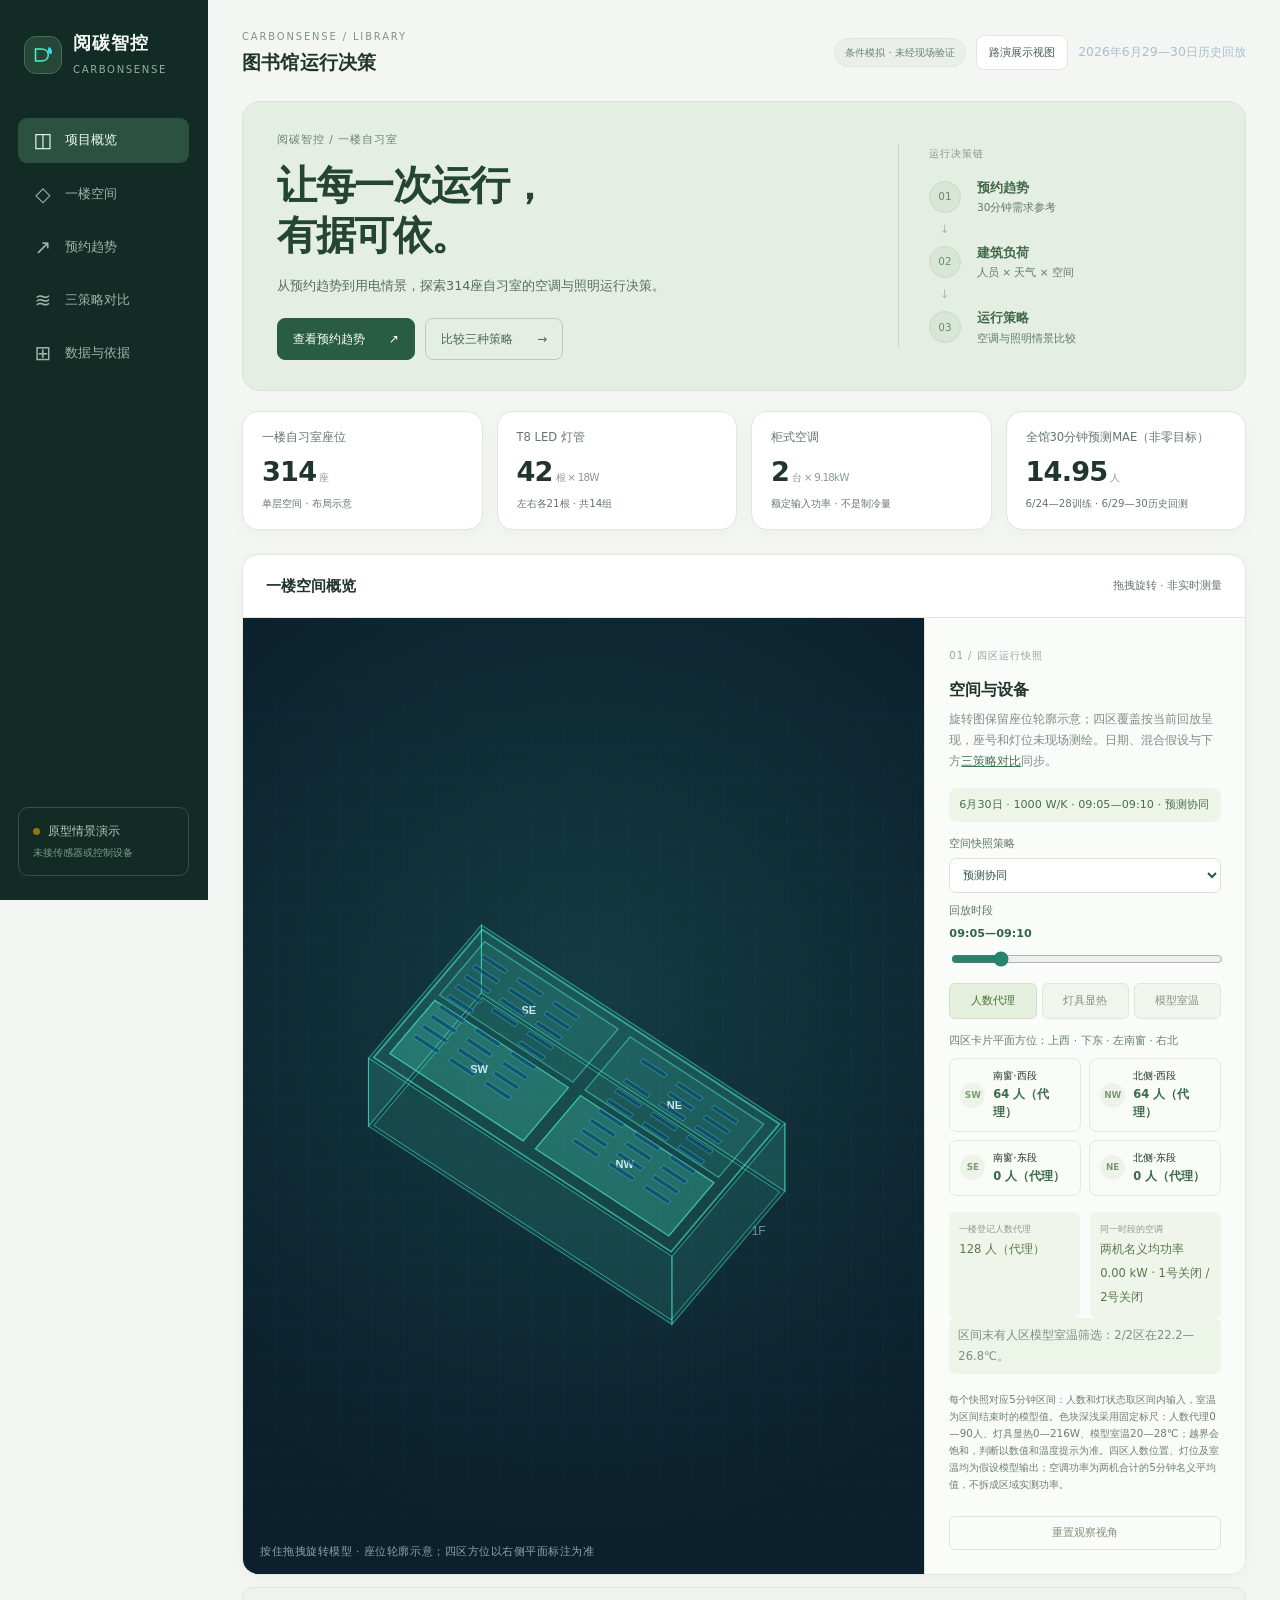
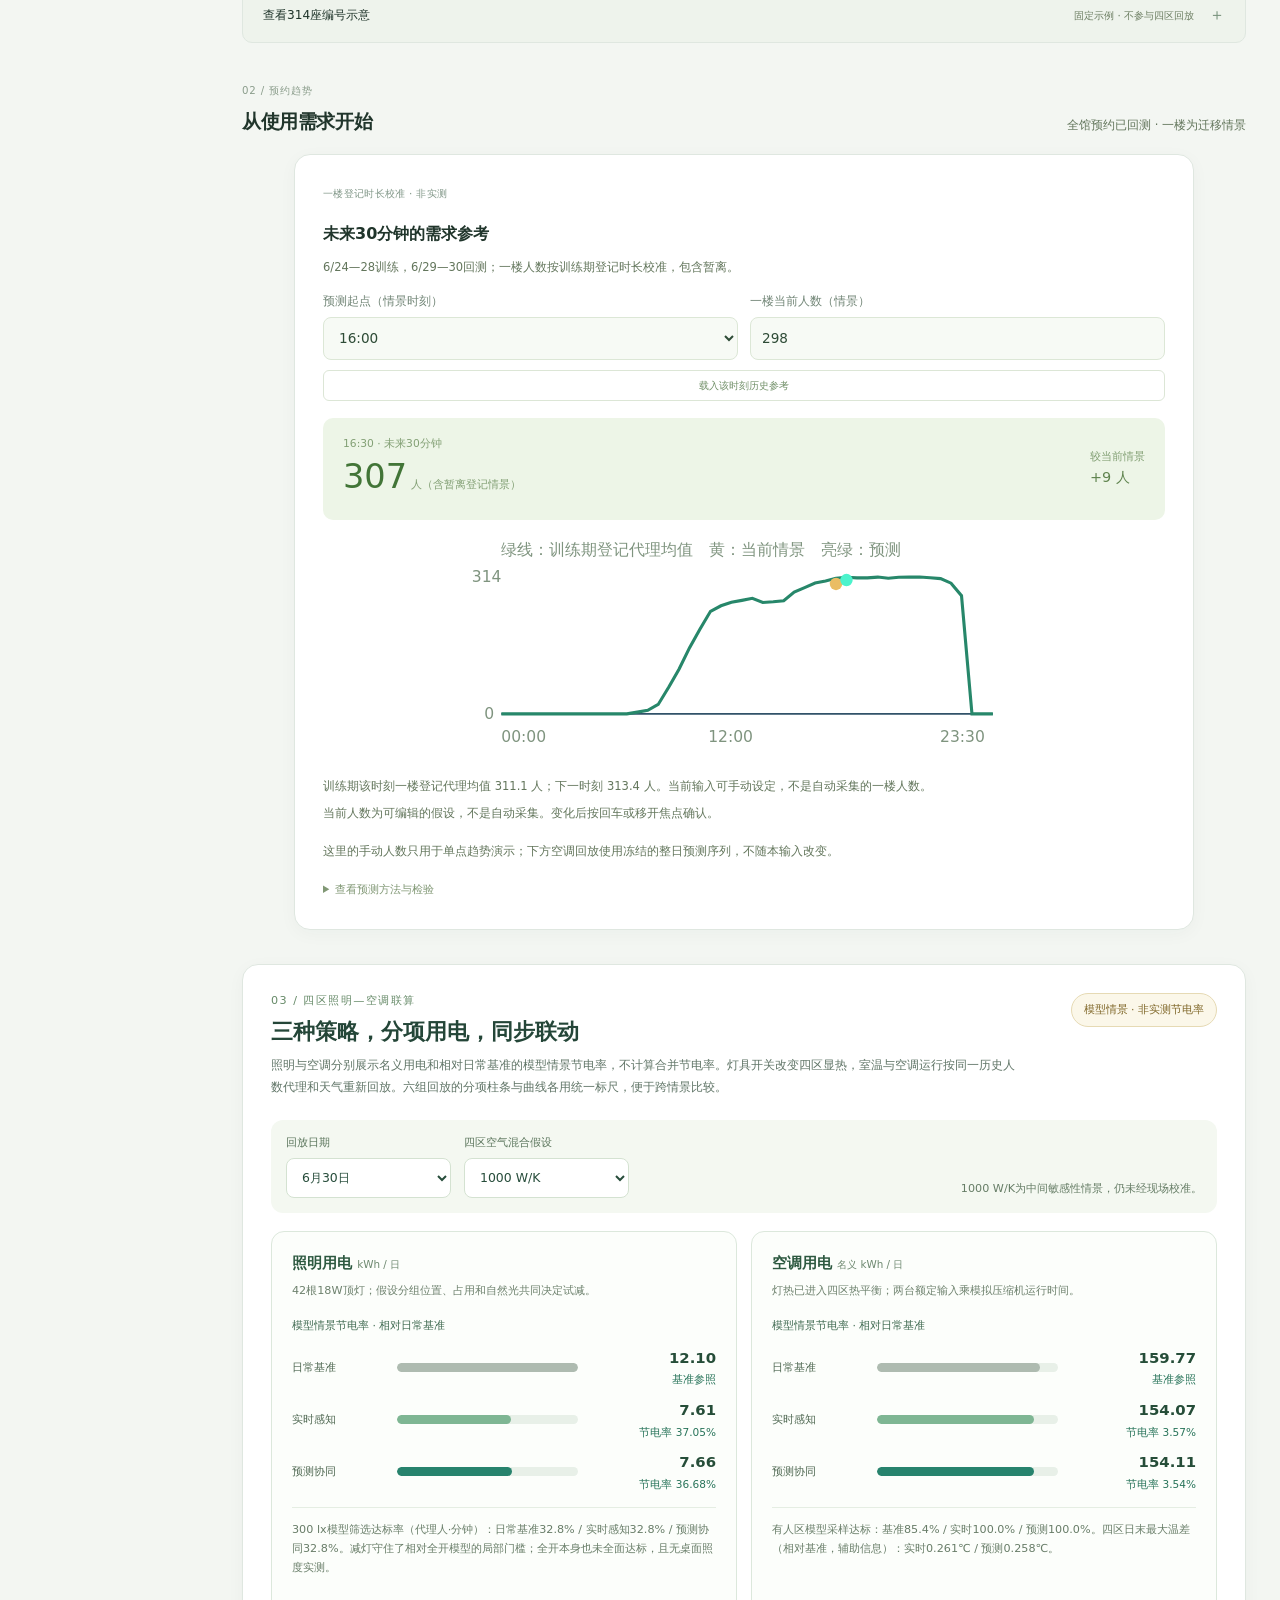
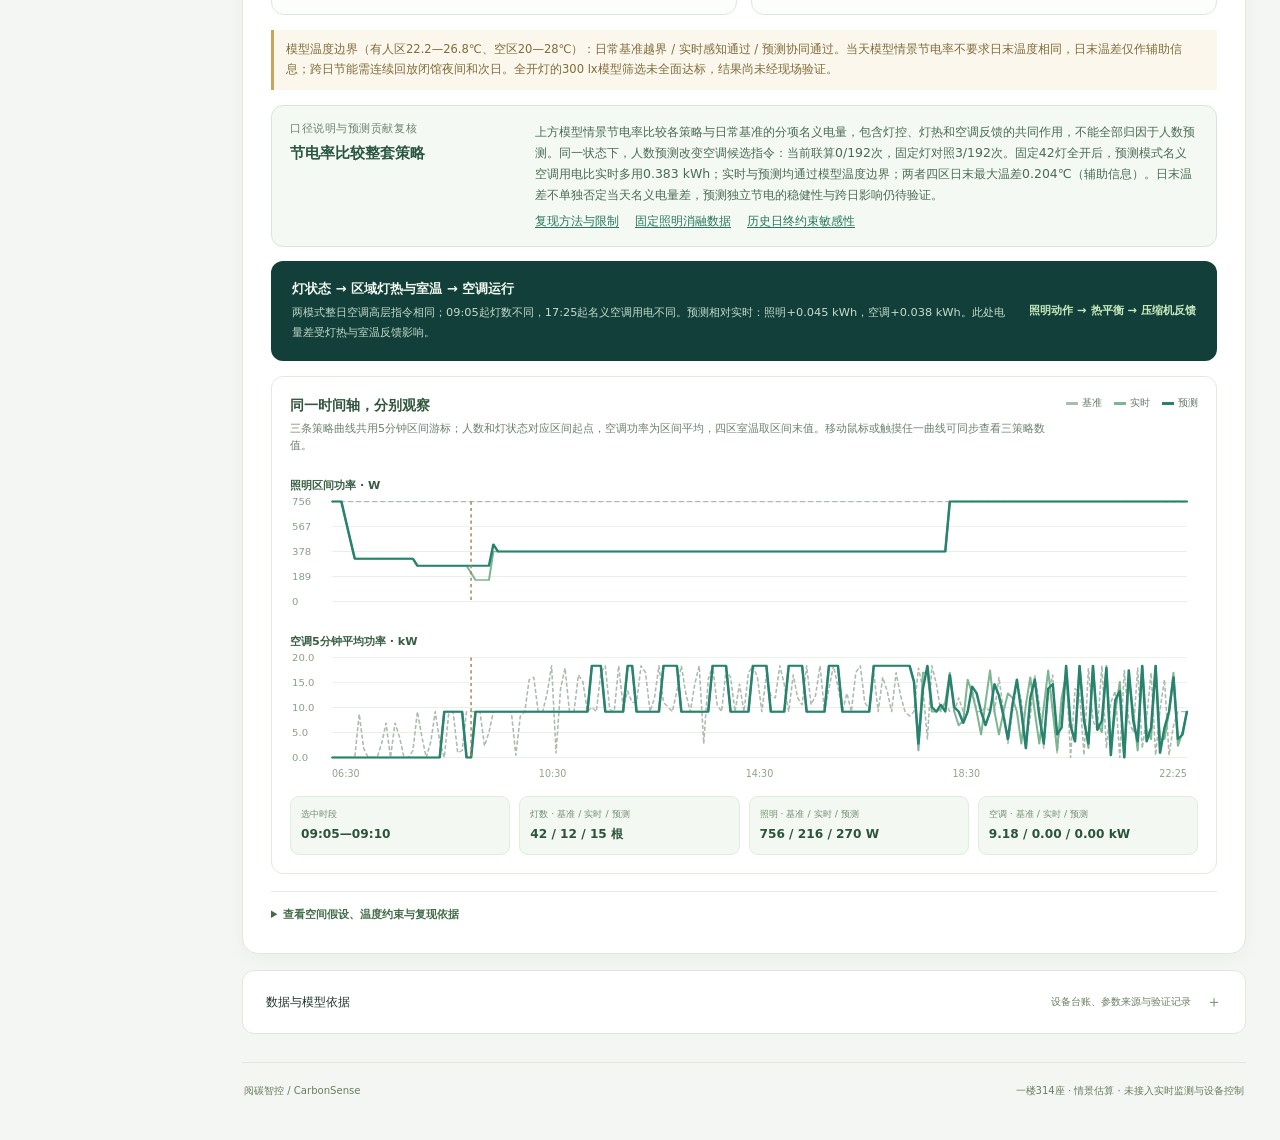
<file: index.html>
<!doctype html>
<html lang="zh-CN">
<head>
  <meta charset="utf-8">
  <meta name="viewport" content="width=device-width, initial-scale=1">
  <meta name="theme-color" content="#07111e">
  <meta name="carbon-release" content="20261014-terminal-info-v1">
  <meta name="description" content="阅碳智控：基于占用预测的图书馆智能控碳数字孪生平台。">
  <link rel="icon" type="image/svg+xml" href="data:image/svg+xml,%3Csvg xmlns='http://www.w3.org/2000/svg' viewBox='0 0 64 64'%3E%3Crect width='64' height='64' rx='14' fill='%2307111e'/%3E%3Cpath d='M18 43V22h10c7 0 12 4 12 10s-5 11-12 11H18Zm7-7h3c3 0 5-2 5-4s-2-4-5-4h-3v8Z' fill='%234cf3cc'/%3E%3Cpath d='M41 17c7 4 9 9 6 15-5-1-9-5-6-15Z' fill='%2300b8ff'/%3E%3C/svg%3E">
  <title>阅碳智控 · 图书馆智能控碳数字孪生平台</title>
  <link rel="stylesheet" href="data/climate-panel.css?v=c6a6389fc6fd">
  <style>
    :root{--bg:#06101c;--panel:#0b1726;--panel2:#0d1d2f;--line:#17344c;--muted:#7f9bb1;--text:#eaf7ff;--cyan:#37d9ff;--mint:#4cf3cc;--amber:#ffcc66;--danger:#ff7889;--shadow:0 20px 55px rgba(0,0,0,.26)}
    *{box-sizing:border-box}html{scroll-behavior:smooth}body{margin:0;background:radial-gradient(circle at 70% -10%,rgba(0,184,255,.13),transparent 32%),linear-gradient(180deg,#06101c,#08121f 52%,#06101c);color:var(--text);font:16px/1.5 Inter,"Microsoft YaHei UI","PingFang SC",system-ui,sans-serif;min-height:100vh}button{font:inherit}.shell{display:grid;grid-template-columns:220px 1fr;min-height:100vh}.sidebar{position:sticky;top:0;height:100vh;padding:26px 18px;border-right:1px solid var(--line);background:rgba(5,14,25,.88);backdrop-filter:blur(18px);z-index:5}.brand{display:flex;align-items:center;gap:11px;padding:0 8px 26px}.brand-mark{width:38px;height:38px;display:grid;place-items:center;border:1px solid rgba(76,243,204,.45);border-radius:11px;background:linear-gradient(135deg,rgba(76,243,204,.14),rgba(55,217,255,.08));box-shadow:0 0 24px rgba(76,243,204,.1)}.brand-mark svg{width:24px}.brand strong{display:block;font-size:1.05rem;letter-spacing:.08em}.brand small{color:var(--muted);font-size:.72rem;letter-spacing:.08em}.nav{display:grid;gap:7px}.nav a{display:flex;align-items:center;gap:11px;padding:11px 12px;border-radius:9px;color:#9bb3c6;text-decoration:none;font-size:.88rem;border:1px solid transparent}.nav a:hover,.nav a.active{color:var(--text);border-color:rgba(55,217,255,.24);background:linear-gradient(90deg,rgba(55,217,255,.11),rgba(55,217,255,.02))}.nav svg{width:17px;height:17px}.side-foot{position:absolute;left:18px;right:18px;bottom:24px;padding:13px;border:1px solid var(--line);border-radius:10px;background:#091522}.status-line{display:flex;align-items:center;gap:8px;color:#b9ccda;font-size:.8rem}.dot{width:7px;height:7px;border-radius:50%;background:var(--mint);box-shadow:0 0 12px var(--mint)}.side-foot small{display:block;color:var(--muted);font-size:.72rem;margin-top:5px}.main{min-width:0;padding:22px 26px 40px}.topbar{display:flex;justify-content:space-between;align-items:flex-start;gap:20px;margin-bottom:18px}.eyebrow{margin:0 0 5px;color:var(--cyan);font-size:.75rem;text-transform:uppercase;letter-spacing:.18em}.topbar h1{font-size:1.45rem;line-height:1.25;margin:0;font-weight:700;letter-spacing:.02em}.top-actions{display:flex;align-items:center;gap:12px}.sim-badge{padding:8px 12px;border:1px solid #234058;border-radius:8px;color:#b7cbd9;font-size:.78rem;background:#0a1724}.replay-range{font-variant-numeric:tabular-nums;font-size:.78rem;color:#a9bfce}.kpis{display:grid;grid-template-columns:repeat(6,minmax(130px,1fr));gap:12px;margin-bottom:14px}.card{position:relative;border:1px solid var(--line);background:linear-gradient(155deg,rgba(14,31,49,.98),rgba(8,20,34,.98));border-radius:12px;box-shadow:var(--shadow);overflow:hidden}.kpi{padding:15px 16px 14px;min-height:104px}.kpi:before{content:"";position:absolute;inset:0 auto 0 0;width:2px;background:var(--cyan);opacity:.8}.kpi:nth-child(2n):before{background:var(--mint)}.kpi-label{font-size:.76rem;color:#8fa9bb;letter-spacing:.04em}.kpi-value{font-size:1.62rem;font-weight:700;letter-spacing:-.03em;margin:4px 0 1px;font-variant-numeric:tabular-nums}.kpi-value small{font-size:.72rem;color:#a9bfce;font-weight:500;margin-left:3px}.kpi-trend{font-size:.7rem;color:var(--mint)}.kpi-trend.neutral{color:#7fa3b9}.grid-main{display:grid;grid-template-columns:minmax(0,1.75fr) minmax(300px,.7fr);gap:14px}.panel-head{display:flex;justify-content:space-between;align-items:center;padding:16px 18px 11px;border-bottom:1px solid rgba(23,52,76,.72)}.panel-head h2{font-size:.93rem;margin:0;letter-spacing:.04em}.panel-head span{font-size:.71rem;color:var(--muted)}.twin{min-height:505px}.room-meta{display:flex;gap:14px;padding:13px 18px 2px;color:#90aabd;font-size:.72rem}.legend{display:flex;align-items:center;gap:6px}.legend i{width:7px;height:7px;border-radius:2px;background:var(--mint)}.legend.free i{background:#244f6d}.legend.reserved i{background:var(--amber)}.room{margin:12px 18px 18px;padding:17px;border:1px solid #1b3b55;border-radius:10px;background:linear-gradient(180deg,rgba(6,16,28,.84),rgba(8,23,37,.88));position:relative}.room:after{content:"中央通道";position:absolute;top:50%;left:50%;transform:translate(-50%,-50%) rotate(90deg);font-size:.59rem;letter-spacing:.25em;color:#40627a;background:#07131f;padding:6px 4px}.seats{display:grid;grid-template-columns:repeat(22,minmax(6px,1fr));gap:7px 6px}.seat{aspect-ratio:1.45;border-radius:2px;background:#244f6d;border:1px solid #326785}.seat.occupied{background:linear-gradient(135deg,#26c9ba,#4cf3cc);border-color:#65ffe0;box-shadow:0 0 7px rgba(76,243,204,.3)}.seat.reserved{background:#8b6828;border-color:#e1b95b}.forecast{display:grid;gap:14px}.forecast .card{box-shadow:none}.forecast-block{padding:17px 18px}.forecast-label{display:flex;justify-content:space-between;color:#90aabd;font-size:.76rem}.forecast-value{display:flex;align-items:end;gap:8px;margin:8px 0 14px}.forecast-value strong{font-size:2.25rem;letter-spacing:-.04em}.forecast-value span{color:var(--muted);font-size:.72rem;margin-bottom:8px}.forecast-row{display:grid;grid-template-columns:1fr 1fr;gap:10px}.mini{padding:11px;border-radius:8px;background:#091624;border:1px solid #18354d}.mini small{display:block;color:var(--muted);font-size:.68rem}.mini strong{font-size:1.1rem}.confidence{height:5px;background:#173249;border-radius:20px;overflow:hidden;margin-top:7px}.confidence i{display:block;width:92%;height:100%;background:linear-gradient(90deg,var(--cyan),var(--mint))}.strategy{padding:17px 18px;border-color:rgba(76,243,204,.28);background:linear-gradient(150deg,rgba(12,38,47,.96),rgba(8,23,35,.96))}.strategy-tag{display:inline-flex;padding:4px 8px;border-radius:4px;background:rgba(76,243,204,.1);color:var(--mint);font-size:.69rem;letter-spacing:.08em}.strategy h3{font-size:1.02rem;margin:12px 0 6px}.strategy p{font-size:.78rem;color:#a7bfce;margin:0 0 12px}.actions{display:grid;gap:8px}.action{display:flex;gap:9px;align-items:flex-start;padding:9px 10px;border:1px solid #1b3c52;border-radius:7px;background:rgba(4,16,27,.5)}.action b{font-size:.76rem}.action small{display:block;color:var(--muted);font-size:.68rem}.action-icon{display:grid;place-items:center;flex:0 0 24px;height:24px;border-radius:6px;color:#07111e;background:var(--mint);font-size:.72rem;font-weight:800}.saving{display:flex;justify-content:space-between;margin-top:12px;padding-top:12px;border-top:1px solid rgba(76,243,204,.16)}.saving div span{display:block;color:var(--muted);font-size:.65rem}.saving strong{font-size:.95rem;color:var(--mint)}.demo-btn{width:100%;margin-top:12px;padding:10px 12px;border:0;border-radius:8px;color:#06131c;font-weight:700;background:linear-gradient(90deg,var(--mint),var(--cyan));cursor:pointer}.demo-btn:hover{filter:brightness(1.08)}.pulse{animation:pulse 1s ease}@keyframes pulse{50%{box-shadow:0 0 30px rgba(76,243,204,.28)}}@media(max-width:1180px){.kpis{grid-template-columns:repeat(3,1fr)}.grid-main{grid-template-columns:1fr}.forecast{grid-template-columns:1fr 1fr}.forecast .strategy{grid-column:1/-1}}@media(max-width:760px){.shell{display:block}.sidebar{position:static;height:auto;padding:16px;border-right:0;border-bottom:1px solid var(--line)}.brand{padding-bottom:12px}.nav{display:flex;overflow:auto;scrollbar-width:none}.nav::-webkit-scrollbar{display:none}.nav a{white-space:nowrap}.side-foot{display:none}.main{padding:18px 14px 30px}.topbar{display:block}.top-actions{margin-top:12px}.kpis{grid-template-columns:repeat(2,1fr)}.grid-main{display:block}.forecast{margin-top:14px;display:grid;grid-template-columns:1fr}.forecast .strategy{grid-column:auto}.room{padding:10px;margin-inline:12px}.seats{gap:5px 4px}.seat{border-radius:1px}.topbar h1{font-size:1.15rem}.kpi-value{font-size:1.38rem}}
    .section{scroll-margin-top:18px;margin-top:14px}.section-title{display:flex;justify-content:space-between;align-items:end;gap:20px;padding:22px 2px 12px}.section-title h2{margin:0;font-size:1.08rem}.section-title p{margin:4px 0 0;color:var(--muted);font-size:.76rem}.section-index{font:700 2.25rem/1 ui-monospace,SFMono-Regular,Consolas,monospace;color:#15364e}
    .analytics{display:grid;grid-template-columns:minmax(0,1.45fr) minmax(300px,.75fr);gap:14px}.chart-card{min-height:360px}.chart-wrap{padding:18px}.chart-legend{display:flex;flex-wrap:wrap;gap:16px;margin-bottom:12px;color:#9fb4c4;font-size:.72rem}.chart-legend span{display:flex;align-items:center;gap:6px}.chart-legend i{width:18px;height:2px;background:#5b7285}.chart-legend .l2{background:var(--cyan)}.chart-legend .l3{background:var(--mint)}.energy-chart{width:100%;height:auto;display:block}.energy-chart text{font:10px Inter,"Microsoft YaHei UI",sans-serif;fill:#66839a}.energy-chart .grid{stroke:#15344d;stroke-width:1}.energy-chart .baseline{fill:none;stroke:#60788a;stroke-width:2;stroke-dasharray:5 5}.energy-chart .realtime{fill:none;stroke:var(--cyan);stroke-width:2.5}.energy-chart .predictive{fill:none;stroke:var(--mint);stroke-width:3}.energy-chart .area{fill:url(#areaGradient)}
    .insights{padding:18px;display:grid;gap:12px}.insight-top{padding:15px;border:1px solid rgba(55,217,255,.22);border-radius:9px;background:rgba(55,217,255,.055)}.insight-top small,.metric-stack small{color:var(--muted);font-size:.69rem}.insight-top strong{display:block;margin:5px 0;font-size:1.7rem;color:var(--cyan)}.insight-top p{margin:0;color:#9eb4c4;font-size:.73rem}.metric-stack{display:grid;grid-template-columns:1fr 1fr;gap:9px}.metric-stack div{padding:12px;border:1px solid var(--line);border-radius:8px;background:#091624}.metric-stack strong{display:block;font-size:1rem;margin-top:3px}.note{padding:11px 12px;border-left:2px solid var(--amber);color:#99afbf;background:rgba(255,204,102,.05);font-size:.7rem}
    .sim-layout{display:grid;grid-template-columns:minmax(0,1.1fr) minmax(290px,.9fr);gap:14px}.controls{padding:20px}.control{display:grid;grid-template-columns:145px 1fr 70px;align-items:center;gap:16px;padding:13px 0;border-bottom:1px solid rgba(23,52,76,.7)}.control:last-child{border-bottom:0}.control label{font-size:.78rem;color:#b8cad7}.control output{text-align:right;color:var(--mint);font-weight:700;font-size:.82rem;font-variant-numeric:tabular-nums}.control input[type=range]{width:100%;accent-color:#40e4d0}.sim-result{padding:22px;display:flex;flex-direction:column;justify-content:space-between;background:radial-gradient(circle at 80% 15%,rgba(76,243,204,.1),transparent 38%),linear-gradient(155deg,#0d2531,#091723)}.sim-result .label{font-size:.72rem;color:var(--muted);letter-spacing:.08em}.sim-score{display:flex;align-items:baseline;gap:8px;margin:8px 0}.sim-score strong{font-size:3.15rem;line-height:1;color:var(--mint);letter-spacing:-.06em}.sim-score span{color:#a6bbc9;font-size:.78rem}.result-grid{display:grid;grid-template-columns:1fr 1fr;gap:9px;margin:17px 0}.result-grid div{padding:11px;border-radius:7px;background:rgba(4,15,26,.55);border:1px solid #1d3e4e}.result-grid small{display:block;color:var(--muted);font-size:.65rem}.result-grid b{font-size:1.05rem}.sim-advice{font-size:.75rem;color:#a9c1cf;margin:0}.scenario-btn{align-self:flex-start;border:1px solid rgba(76,243,204,.35);color:var(--mint);background:rgba(76,243,204,.07);border-radius:7px;padding:8px 11px;cursor:pointer;font-size:.74rem}.scenario-btn:hover{background:rgba(76,243,204,.13)}
    .compare-card{padding:20px}.mode{display:grid;grid-template-columns:170px 1fr 130px;align-items:center;gap:18px;padding:17px 0;border-bottom:1px solid rgba(23,52,76,.72)}.mode:last-child{border-bottom:0}.mode h3{margin:0;font-size:.86rem}.mode p{margin:3px 0 0;color:var(--muted);font-size:.68rem}.bar{height:11px;border-radius:20px;background:#10283a;overflow:hidden}.bar i{display:block;height:100%;border-radius:inherit;background:#5b7285}.mode:nth-child(2) .bar i{background:linear-gradient(90deg,#178aab,var(--cyan))}.mode:nth-child(3) .bar i{background:linear-gradient(90deg,#1bae8d,var(--mint));box-shadow:0 0 14px rgba(76,243,204,.25)}.mode-value{text-align:right;font-variant-numeric:tabular-nums}.mode-value strong{display:block;font-size:1.1rem}.mode-value span{color:var(--muted);font-size:.68rem}.mode.best{margin-inline:-8px;padding-inline:8px;border:1px solid rgba(76,243,204,.18);border-radius:9px;background:rgba(76,243,204,.035)}.best-tag{color:var(--mint)!important}
    .impact{display:grid;grid-template-columns:repeat(3,1fr);gap:14px}.impact-card{padding:22px;min-height:166px}.impact-icon{width:34px;height:34px;border:1px solid #28506a;border-radius:8px;display:grid;place-items:center;color:var(--cyan);margin-bottom:20px}.impact-card strong{display:block;font-size:1.65rem;letter-spacing:-.04em}.impact-card span{display:block;margin-top:3px;color:#a6bdcc;font-size:.75rem}.impact-card p{margin:14px 0 0;color:var(--muted);font-size:.68rem}.flow{display:grid;grid-template-columns:repeat(5,1fr);gap:0;padding:22px}.flow-step{position:relative;padding:14px 17px;border-left:1px solid #21435a}.flow-step:after{content:"";position:absolute;right:-4px;top:32px;width:7px;height:7px;border-top:1px solid var(--cyan);border-right:1px solid var(--cyan);transform:rotate(45deg);z-index:2}.flow-step:last-child:after{display:none}.flow-step b{display:block;font-size:.75rem;color:var(--cyan);letter-spacing:.08em}.flow-step strong{display:block;margin:6px 0 4px;font-size:.86rem}.flow-step p{margin:0;color:var(--muted);font-size:.67rem}.footer{display:flex;justify-content:space-between;gap:20px;padding:25px 2px 0;color:#607c91;font-size:.68rem}.footer strong{color:#8fa9bb}
    @media(max-width:1180px){.analytics{grid-template-columns:1fr}.sim-layout{grid-template-columns:1fr}.impact{grid-template-columns:1fr 1fr}.flow{grid-template-columns:1fr 1fr 1fr}.flow-step:after{display:none}}
    @media(max-width:760px){.analytics,.sim-layout{display:block}.analytics>*+*,.sim-layout>*+*{margin-top:14px}.control{grid-template-columns:1fr 62px;gap:7px}.control input{grid-column:1/-1;grid-row:2}.mode{grid-template-columns:1fr}.mode-value{text-align:left}.impact{grid-template-columns:1fr}.flow{grid-template-columns:1fr;padding:8px 18px}.flow-step{border-left:0;border-bottom:1px solid var(--line)}.section-title{align-items:flex-start}.section-index{font-size:1.7rem}.footer{display:block}.footer span{display:block;margin-top:6px}}
    .building3d{scroll-margin-top:18px;margin-bottom:14px}.building-layout{display:grid;grid-template-columns:minmax(0,1.55fr) minmax(310px,.68fr);min-height:470px}.canvas-wrap{position:relative;min-height:470px;background:radial-gradient(circle at 50% 42%,rgba(55,217,255,.1),transparent 34%),linear-gradient(180deg,#081724,#06111c);overflow:hidden}.canvas-wrap:before{content:"";position:absolute;inset:0;background-image:linear-gradient(rgba(55,217,255,.035) 1px,transparent 1px),linear-gradient(90deg,rgba(55,217,255,.035) 1px,transparent 1px);background-size:32px 32px;mask-image:linear-gradient(to bottom,transparent,black 20%,black 80%,transparent)}#buildingCanvas{position:absolute;inset:0;width:100%;height:100%;cursor:grab;touch-action:none}#buildingCanvas:active{cursor:grabbing}.canvas-hint{position:absolute;left:17px;bottom:14px;color:#5e7e93;font-size:.66rem;letter-spacing:.05em}.twin-side{padding:18px;border-left:1px solid var(--line);background:linear-gradient(160deg,rgba(12,30,45,.96),rgba(7,19,31,.96))}.upstream-tag{display:inline-flex;align-items:center;gap:7px;padding:5px 8px;border-radius:5px;background:rgba(55,217,255,.08);color:var(--cyan);font-size:.66rem;letter-spacing:.08em}.twin-side h3{margin:13px 0 6px;font-size:1.03rem}.twin-side>p{margin:0 0 17px;color:#8ea8ba;font-size:.73rem}.layer-tabs{display:grid;grid-template-columns:repeat(3,1fr);gap:7px}.layer-btn{padding:8px 4px;border:1px solid #1b3a50;border-radius:6px;background:#091724;color:#88a2b5;cursor:pointer;font-size:.68rem}.layer-btn.active{border-color:rgba(76,243,204,.46);background:rgba(76,243,204,.1);color:var(--mint)}.zone-list{display:grid;gap:7px;margin-top:15px}.zone{display:grid;grid-template-columns:35px 1fr auto;align-items:center;gap:9px;padding:8px 10px;border:1px solid #17364b;border-radius:7px;background:rgba(4,15,25,.42)}.zone-code{display:grid;place-items:center;width:30px;height:30px;border-radius:6px;background:#102b3c;color:var(--cyan);font-size:.68rem;font-weight:800}.zone b{display:block;font-size:.73rem}.zone small{display:block;color:var(--muted);font-size:.62rem}.zone-value{color:var(--mint);font-size:.75rem;font-weight:700}.twin-summary{display:grid;grid-template-columns:1fr 1fr;gap:8px;margin-top:12px}.twin-summary div{padding:10px;border-radius:7px;background:#081522;border:1px solid #16354a}.twin-summary small{display:block;color:var(--muted);font-size:.61rem}.twin-summary strong{font-size:.94rem}.view-reset{width:100%;margin-top:12px;padding:8px;border:1px solid #21445b;border-radius:6px;background:transparent;color:#a6bdcb;cursor:pointer;font-size:.68rem}.view-reset:hover{border-color:var(--cyan);color:var(--cyan)}
    @media(max-width:980px){.building-layout{grid-template-columns:1fr}.twin-side{border-left:0;border-top:1px solid var(--line)}.canvas-wrap{min-height:390px}}
    @media(max-width:760px){.source-note{display:block}.source-note a{display:block;margin-top:5px}.canvas-wrap{min-height:300px}.layer-tabs{grid-template-columns:repeat(3,1fr)}.building-layout{min-height:0}.twin-side{padding:15px}.zone{padding:7px 9px}}
    .twin{min-height:720px}.room-meta{flex-wrap:wrap;align-items:center}.layout-source{margin-left:auto;color:#66869b}.room.floor-plan{margin-top:10px;padding:14px;overflow-x:auto;background:linear-gradient(180deg,rgba(7,19,31,.96),rgba(5,15,25,.98));border-color:#21455c}.room.floor-plan:after{content:none}.plan-shell{min-width:620px}.plan-north,.plan-south{text-align:center;color:#5f8198;font-size:.58rem;letter-spacing:.22em}.service-strip{display:grid;grid-template-columns:1fr 1.25fr 1fr;gap:22px;align-items:center;margin:8px 0 13px;padding:8px 12px;border:1px solid #18384d;border-radius:7px;background:rgba(9,27,42,.72)}.locker-bank{display:grid;grid-template-columns:repeat(4,1fr);gap:4px}.locker{height:16px;border:1px solid #8b4c4f;border-radius:2px;background:linear-gradient(180deg,#8a3841,#54242d);box-shadow:inset 0 0 0 1px rgba(255,157,157,.08)}.locker:nth-child(2),.locker:nth-child(6){position:relative}.locker:nth-child(2):after,.locker:nth-child(6):after{content:"储";position:absolute;inset:0;display:grid;place-items:center;color:#e6a7a9;font-size:.48rem}.service-core{display:grid;grid-template-columns:repeat(3,1fr);gap:5px}.service-core span{height:16px;border:1px solid #405a6c;border-radius:2px;background:#1b2d3a}.service-label{grid-column:1/-1;text-align:center;color:#718fa3;font-size:.54rem;letter-spacing:.12em}.seat-plan{display:grid;grid-template-columns:minmax(0,1fr) 54px minmax(0,1fr);gap:14px;align-items:stretch}.wing{padding:10px;border:1px solid #18384e;border-radius:8px;background:linear-gradient(180deg,rgba(10,27,42,.72),rgba(7,20,33,.72))}.wing-label{display:flex;justify-content:space-between;gap:8px;margin-bottom:9px;color:#8eabbd;font-size:.58rem;letter-spacing:.08em}.wing-label b{color:#c9e3ed;font-size:.62rem}.table-grid{display:grid;grid-template-columns:repeat(3,minmax(42px,1fr));gap:10px 8px}.table-cluster{display:grid;grid-template-rows:auto 8px auto;gap:3px;min-height:39px}.table-cluster.gap{border:1px dashed rgba(55,217,255,.08);border-radius:4px;background:rgba(55,217,255,.018)}.table-cluster.gap:after{content:"横向通道";display:grid;place-items:center;grid-row:1/-1;color:#31546a;font-size:.42rem;letter-spacing:.05em}.seat-row{display:grid;grid-template-columns:repeat(3,1fr);gap:3px}.seat{display:grid;place-items:center;min-width:0;height:11px;aspect-ratio:auto;border-radius:3px;background:#244f6d;border:1px solid #326785;color:#a8c4d4;font-size:.42rem;line-height:1;font-variant-numeric:tabular-nums}.seat.occupied{background:linear-gradient(135deg,#1ea99f,#42dec1);border-color:#68f6d9;color:#08251f;box-shadow:0 0 5px rgba(76,243,204,.22)}.seat.reserved{background:#8b6828;border-color:#e1b95b;color:#fff2c6}.seat.selected{outline:1px solid #8ba3ff;box-shadow:0 0 8px rgba(111,134,255,.65)}.desk-row{display:grid;grid-template-columns:repeat(3,1fr);gap:2px}.desk-row i{display:block;border:1px solid #246c8e;background:linear-gradient(180deg,#12628a,#0d4262);border-radius:1px}.solo-seat{display:flex;align-items:center;gap:7px;padding:5px 8px;border:1px dashed #24485e;border-radius:5px;color:#6e8da1;font-size:.52rem}.solo-seat .seat{width:23px;flex:0 0 23px}.central-aisle{position:relative;display:flex;align-items:center;justify-content:center;border-inline:1px dashed #24465b;background:linear-gradient(90deg,transparent,rgba(55,217,255,.03),transparent);overflow:hidden}.central-aisle:before{content:"";position:absolute;top:12px;bottom:12px;left:50%;border-left:1px dashed #28536d}.central-aisle span{position:relative;z-index:1;padding:8px 5px;background:#071522;color:#4d7188;font-size:.5rem;letter-spacing:.2em;writing-mode:vertical-rl}.plan-south{margin-top:10px;padding-top:7px;border-top:1px solid #17364b}.plan-note{margin:10px 1px 0;color:#648499;font-size:.58rem;text-align:right}.plan-note b{color:#8eacbd;font-weight:600}
    @media(max-width:760px){.twin{min-height:0}.room-meta{padding-inline:14px}.layout-source{width:100%;margin-left:0}.room.floor-plan{padding:9px;margin-inline:10px}.plan-shell{min-width:540px}.seat-plan{grid-template-columns:minmax(0,1fr) 42px minmax(0,1fr);gap:9px}.wing{padding:7px}.table-grid{gap:7px 5px}.seat{height:9px;font-size:0}.service-strip{gap:14px}.plan-note{text-align:left}.room.floor-plan:after{content:"横向滑动查看完整平面";display:block;position:sticky;left:0;top:auto;transform:none;margin-top:7px;padding:0;background:none;color:#527188;font-size:.54rem;letter-spacing:normal}}
    .transfer-tag{display:inline-block;color:var(--amber);font-size:.72rem;margin:0 0 10px}.transfer-controls{display:grid;grid-template-columns:1fr 1fr;gap:10px;margin:12px 0}.transfer-controls label{font-size:.74rem;color:#a7bfce;display:grid;gap:6px}.transfer-controls input,.transfer-controls select{width:100%;min-width:0;background:#081723;color:var(--text);border:1px solid #315269;border-radius:7px;padding:9px;font:inherit}.transfer-controls :focus-visible{outline:2px solid var(--mint);outline-offset:2px}.transfer-buttons{display:flex;flex-wrap:wrap;gap:8px;margin:8px 0}.transfer-buttons button{flex:1;padding:8px;color:#bcd5df;border:1px solid #315269;background:#0a1d2b;border-radius:7px;font-size:.73rem;cursor:pointer}.transfer-result{display:flex;justify-content:space-between;align-items:center;padding:12px;border:1px solid rgba(76,243,204,.3);border-radius:8px;background:rgba(76,243,204,.05);margin-top:12px}.transfer-result small{display:block;color:var(--muted);font-size:.7rem}.transfer-result strong{font-size:2rem;color:var(--mint)}.transfer-result span{font-size:.74rem;color:#bfd1dd}.transfer-chart{display:block;width:100%;height:auto;margin:12px 0}.transfer-summary{font-size:.75rem;color:#b1cad7;margin:10px 0}.transfer-validation{width:100%;border-collapse:collapse;font-size:.7rem;margin-top:10px}.transfer-validation th,.transfer-validation td{text-align:right;padding:7px 3px;border-bottom:1px solid var(--line)}.transfer-validation th:first-child,.transfer-validation td:first-child{text-align:left}.transfer-validation th{color:var(--muted);font-weight:500}.transfer-validation tr:last-child td{color:var(--mint)}.transfer-details{margin-top:12px;font-size:.73rem;color:#b1cad7}.transfer-details summary{cursor:pointer;color:#d2e4ed}.transfer-details p{overflow-wrap:anywhere}.forecast-block h3{font-size:1rem;margin:0 0 8px}.transfer-feedback{font-size:.71rem;min-height:2.2em;color:var(--amber);margin:8px 0}.transfer-warning{border-left:2px solid var(--amber);padding-left:10px;color:#b5c8d4;font-size:.72rem}.transfer-chart text{font-family:inherit;font-size:10px;fill:#92aebf}@media(max-width:380px){.transfer-controls{grid-template-columns:1fr}.transfer-buttons{display:grid;grid-template-columns:1fr}}
  </style>
  <style>
    .evidence{padding:16px 18px;margin-bottom:14px}.evidence h2{margin:0 0 10px;font-size:.95rem}.equipment-grid{display:grid;grid-template-columns:repeat(3,1fr);gap:12px}.equipment-grid p{margin:0;color:#9eb7c8;font-size:.75rem;line-height:1.8}.equipment-grid b{display:block;color:var(--text);font-size:.82rem}.evidence-note{margin:12px 0 0;color:var(--amber);font-size:.72rem}.lamp-panel{padding:18px;margin-top:14px}.lamp-panel h3{margin:0;font-size:.9rem}.lamp-panel>p{color:var(--muted);font-size:.72rem}.lamp-wings{display:grid;grid-template-columns:1fr 1fr;gap:22px;margin-top:14px}.lamp-wing h4{margin:0 0 9px;font-size:.76rem;color:#a9c3d2}.lamp-group{display:grid;grid-template-columns:52px repeat(3,1fr);gap:6px;margin:6px 0;align-items:center}.lamp-group span{font-size:.68rem;color:var(--muted)}.lamp-toggle{border:1px solid #2a9c8d;border-radius:5px;padding:6px 4px;background:#123e3d;color:var(--mint);font-size:.7rem;cursor:pointer}.lamp-toggle.off{background:#091622;color:#738b9d;border-color:#254257}.lamp-toggle:focus-visible,button:focus-visible{outline:2px solid var(--amber);outline-offset:3px}.lamp-summary{margin-top:13px;color:var(--mint);font-size:.75rem}.lamp-tools{display:flex;gap:10px;margin-top:10px}.lamp-tools button{padding:6px 12px;border-radius:6px;border:1px solid #21445a;background:#091624;color:#adcadb;cursor:pointer;font-size:.7rem}.control{grid-template-columns:145px 1fr 85px}.sim-score strong{font-size:3rem}.sim-advice{line-height:1.85}.caption-note{color:var(--muted);font-size:.7rem;line-height:1.7;margin:12px 0 0}.mini strong{font-size:.92rem}.status-line .dot{background:var(--amber);box-shadow:none}@media(max-width:760px){.equipment-grid{grid-template-columns:1fr}.control{grid-template-columns:1fr 85px}.lamp-wings{grid-template-columns:1fr}.kpi-value{font-size:1.3rem}}
  </style>
  <style>
    .live-choices{display:grid;grid-template-columns:repeat(3,minmax(0,1fr));gap:9px;margin:14px 0}.live-choice{padding:12px 8px;border:1px solid #21445a;border-radius:8px;background:#091624;color:#b8cad7;text-align:left;cursor:pointer}.live-choice strong,.live-choice small{display:block}.live-choice strong{margin-top:6px;color:var(--cyan);font-size:1rem}.live-choice small{margin-top:4px;color:var(--muted);font-size:.66rem}.live-choice.active,.mode-choice.active{border-color:var(--mint);background:rgba(76,243,204,.07)}.live-choice.active strong{color:var(--mint)}.live-status{color:var(--mint);font-size:.76rem;margin:0 0 8px}.mode-choice{width:100%;color:var(--text);background:transparent;border:0;border-bottom:1px solid var(--line);text-align:left;cursor:pointer;border-radius:7px}.mode-choice.active{outline:1px solid var(--mint)}.mode-choice:focus-visible{outline:2px solid var(--amber);outline-offset:3px}.live-note{margin-top:13px;padding:12px;background:rgba(255,204,102,.055);border-left:2px solid var(--amber);color:#a9c1cf;font-size:.72rem}.rule-details{font-size:.73rem;color:#9db5c6;margin-top:12px}.rule-details summary{cursor:pointer;color:var(--cyan)}.rule-details p{line-height:1.9}.controls input:disabled{opacity:.45}.lamp-tools{flex-wrap:wrap}@media(max-width:760px){.live-choices{grid-template-columns:1fr}.live-choice{display:grid;grid-template-columns:1fr 1fr;align-items:center}.live-choice small{grid-column:1/-1}.live-choice strong{margin:0;text-align:right}.mode-choice{padding:14px 8px}}
  </style>
  <style>
    .sr-only{position:absolute;width:1px;height:1px;padding:0;margin:-1px;overflow:hidden;clip:rect(0,0,0,0);white-space:nowrap;border:0}.launch-panel{display:flex;justify-content:space-between;gap:20px;align-items:center;padding:20px 22px;margin:0 0 14px;border:1px solid rgba(76,243,204,.28);border-radius:12px;background:linear-gradient(115deg,rgba(18,70,67,.32),rgba(9,24,39,.85))}.launch-panel h2{margin:0 0 5px;font-size:1.07rem}.launch-panel p{margin:0;color:#9eb8c7;font-size:.77rem;max-width:650px}.launch-actions{display:flex;flex-wrap:wrap;gap:9px;flex-shrink:0}.launch-actions a,.presentation-toggle{padding:10px 13px;border:1px solid #285069;border-radius:8px;background:#0a1c2b;color:#b4cfdb;font-size:.76rem;text-decoration:none;cursor:pointer}.launch-actions .primary{background:var(--mint);border-color:var(--mint);color:#061a20;font-weight:700}.preset-strip{padding:15px 18px;margin-bottom:14px}.preset-strip>span{display:block;color:#8eafbf;font-size:.72rem;margin-bottom:10px}.preset-buttons{display:flex;flex-wrap:wrap;gap:8px}.preset-buttons button{padding:9px 12px;border:1px solid #25485f;border-radius:7px;background:#091b2a;color:#b1c7d4;font-size:.74rem;cursor:pointer}.preset-buttons button.active{border-color:var(--mint);color:var(--mint);background:rgba(76,243,204,.07)}.preset-buttons button small{display:block;color:#7794a8;font-size:.64rem;margin-top:2px}.number-wrap{display:flex;justify-content:flex-end;align-items:center;gap:5px;color:var(--mint);font-size:.74rem}.number-wrap input{width:64px;min-width:0;border:1px solid #2b5064;border-radius:6px;background:#071825;color:#c9f8eb;font:inherit;text-align:center;padding:7px 3px;accent-color:var(--mint)}.number-wrap input:focus-visible{outline:2px solid var(--cyan);outline-offset:2px}.number-wrap input::-webkit-inner-spin-button{opacity:.5}.input-feedback{margin:8px 0 0;color:var(--amber);font-size:.72rem;min-height:1.5em}.mode-explanation{color:#9db8c8;font-size:.74rem;line-height:1.8;margin:0 0 12px;padding:11px;border:1px solid #204255;border-radius:7px;background:#091b29}.advanced-settings{border-top:1px solid var(--line);padding-top:12px;margin-top:12px}.advanced-settings>summary{cursor:pointer;color:#99b5c9;font-size:.75rem}.advanced-settings .control{grid-template-columns:145px 1fr 85px}.sim-layout{align-items:start}.sim-result{position:sticky;top:18px;gap:15px;min-height:0}.saving-breakdown{color:var(--mint);font-size:.74rem;margin:0 0 13px}.strategy-insight{font-size:.78rem;line-height:1.8;padding:11px 12px;border-radius:7px;border:1px solid rgba(55,217,255,.22);background:rgba(55,217,255,.045);color:#b7d2de;margin:12px 0}.breakdown-card{margin-top:14px;padding:18px 20px}.breakdown-card h3{margin:0 0 12px;font-size:.86rem}.split-legend{display:flex;gap:18px;font-size:.7rem;color:#9ab5c6;margin-bottom:12px}.split-legend span{display:flex;align-items:center;gap:6px}.split-legend i{width:9px;height:9px;border-radius:2px;background:var(--mint)}.split-legend span+span i{background:var(--cyan)}.split-row{display:grid;grid-template-columns:125px 1fr 180px;gap:13px;align-items:center;padding:13px 0;border-top:1px solid var(--line)}.split-row b{font-size:.76rem}.split-row small{display:block;color:#86a7bb;font-size:.67rem}.split-row .split-values{text-align:right;color:#a3bece;font-size:.72rem}.split-bar{display:flex;height:13px;border-radius:6px;overflow:hidden;background:#0a1b29}.split-bar i{display:block;height:100%;background:var(--mint)}.split-bar i+i{background:var(--cyan)}.top-actions{flex-wrap:wrap}.presentation .shell{display:block}.presentation .sidebar{display:none}.presentation .main{max-width:1480px;margin:0 auto;padding:26px}.presentation .topbar{position:sticky;top:0;z-index:10;padding:13px 0;background:rgba(6,16,28,.97);border-bottom:1px solid var(--line)}.presentation .topbar h1{font-size:1.7rem}.presentation .presentation-toggle{border-color:var(--mint);color:var(--mint)}@media(max-width:1180px){.sim-result{position:static}.launch-panel{align-items:flex-start}.launch-actions{flex-direction:column}}@media(max-width:760px){.launch-panel{display:block;padding:17px}.launch-actions{margin-top:13px;flex-direction:row}.launch-panel p{font-size:.75rem}.preset-strip{padding:14px}.preset-buttons{display:grid;grid-template-columns:1fr 1fr}.preset-buttons button{text-align:left}.control .number-wrap{grid-column:2;grid-row:1}.control .number-wrap input{grid-column:auto;grid-row:auto}.advanced-settings .control{grid-template-columns:1fr 85px}.split-row{grid-template-columns:1fr 1fr;gap:9px}.split-bar{grid-column:1/-1;grid-row:2}.split-row .split-values{text-align:right}.presentation .main{padding:14px}.presentation .topbar h1{font-size:1.15rem}.presentation .topbar{position:static}.number-wrap input{min-height:36px}.lamp-toggle{min-height:36px}}@media(prefers-reduced-motion:reduce){html{scroll-behavior:auto}*,*:before,*:after{animation:none!important;transition:none!important}}
  </style>
  <style>.presentation .sim-result{top:105px}.presentation .live-choice strong,.presentation .result-grid b{font-size:1.18rem}.presentation .control label{font-size:.86rem}.presentation .caption-note{font-size:.76rem}</style>
  <link rel="stylesheet" href="data/dashboard-layout.css?v=04103988901a">
  <link rel="stylesheet" href="data/joint-evidence-panel.css?v=8e60c91739da">
  <link rel="stylesheet" href="data/current-space-panel.css?v=0ff1208e2a23">
</head>
<body>
  <div class="shell">
    <aside class="sidebar">
      <div class="brand"><div class="brand-mark"><svg viewBox="0 0 32 32" fill="none"><path d="M6 24V8h8c5 0 9 3 9 8s-4 8-9 8H6Z" stroke="#4cf3cc" stroke-width="2"/><path d="M12 8v16M24 5c4 3 5 6 3 10-4-1-6-4-3-10Z" fill="#37d9ff"/></svg></div><div><strong>阅碳智控</strong><small>CARBONSENSE</small></div></div>
      <nav class="nav" aria-label="主导航">
        <a class="active" href="#cockpit"><span class="nav-icon">◫</span>项目概览</a>
        <a href="#buildingTwin"><span class="nav-icon">◇</span>一楼空间</a>
        <a href="#prediction"><span class="nav-icon">↗</span>预约趋势</a>
        <a href="#controlComparison"><span class="nav-icon">≋</span>三策略对比</a>
        <a href="#projectEvidence"><span class="nav-icon">⊞</span>数据与依据</a>
      </nav>
      <div class="side-foot"><div class="status-line"><i class="dot"></i>原型情景演示</div><small>未接传感器或控制设备</small></div>
    </aside>
    <main class="main" id="cockpit">
      <header class="topbar"><div><p class="eyebrow">CARBONSENSE / LIBRARY</p><h1>图书馆运行决策</h1></div><div class="top-actions"><span class="sim-badge" id="siteRelease" title="历史预约与四区用电情景；未接入室内传感器或现场设备">条件模拟 · 未经现场验证</span><button type="button" class="presentation-toggle" id="presentationToggle" aria-pressed="false">路演展示视图</button><span class="replay-range">2026年6月29—30日历史回放</span></div></header>
      <section class="launch-panel" aria-labelledby="launchHeading">
        <div><span class="hero-label">阅碳智控 / 一楼自习室</span><h2 id="launchHeading">让每一次运行，<br>有据可依。</h2><p>从预约趋势到用电情景，探索314座自习室的空调与照明运行决策。</p><div class="launch-actions"><a class="primary" href="#prediction">查看预约趋势 <span>↗</span></a><a href="#controlComparison">比较三种策略 <span>→</span></a></div></div>
        <div class="hero-flow" aria-label="预约趋势、建筑负荷、运行策略"><span class="hero-flow-caption">运行决策链</span><div><b>01</b><strong>预约趋势</strong><small>30分钟需求参考</small></div><i>↓</i><div><b>02</b><strong>建筑负荷</strong><small>人员 × 天气 × 空间</small></div><i>↓</i><div><b>03</b><strong>运行策略</strong><small>空调与照明情景比较</small></div></div>
      </section>
<section class="kpis" aria-label="项目关键指标"><article class="card kpi"><div class="kpi-label">一楼自习室座位</div><div class="kpi-value">314<small>座</small></div><div class="kpi-trend neutral">单层空间 · 布局示意</div></article>
<article class="card kpi"><div class="kpi-label">T8 LED 灯管</div><div class="kpi-value">42<small>根 × 18W</small></div><div class="kpi-trend">左右各21根 · 共14组</div></article>
<article class="card kpi"><div class="kpi-label">柜式空调</div><div class="kpi-value">2<small>台 × 9.18kW</small></div><div class="kpi-trend neutral">额定输入功率 · 不是制冷量</div></article>
 <article class="card kpi"><div class="kpi-label">全馆30分钟预测MAE（非零目标）</div><div class="kpi-value"><span id="forecastMaeValue">—</span><small>人</small></div><div class="kpi-trend neutral">6/24—28训练 · 6/29—30历史回测</div></article></section>      <section class="card building3d" id="buildingTwin" aria-labelledby="buildingHeading">
        <div class="panel-head"><h2 id="buildingHeading">一楼空间概览</h2><span>拖拽旋转 · 非实时测量</span></div>
        <div class="building-layout">
          <div class="canvas-wrap"><canvas id="buildingCanvas" width="900" height="500" aria-label="可旋转的单层自习室四区情景模型，座位轮廓示意"></canvas><span class="canvas-hint">按住拖拽旋转模型 · 座位轮廓示意；四区方位以右侧平面标注为准</span></div>
          <aside class="twin-side"><span class="upstream-tag">01 / 四区运行快照</span><h3>空间与设备</h3><p>旋转图保留座位轮廓示意；四区覆盖按当前回放呈现，座号和灯位未现场测绘。日期、混合假设与下方<a href="#controlComparison">三策略对比</a>同步。</p><div class="space-context" id="spaceContext">正在读取回放…</div><div class="space-controls"><label for="spaceMode">空间快照策略<select id="spaceMode"><option value="baseline">日常基准</option><option value="realtime">实时感知</option><option value="predictive" selected>预测协同</option></select></label><label for="spaceTimeRange">回放时段 <strong id="spaceTimeLabel">09:05—09:10</strong><input id="spaceTimeRange" type="range" min="0" max="191" step="1" value="31"></label></div><div class="layer-tabs" role="tablist" aria-label="四区回放图层"><button class="layer-btn active" role="tab" data-layer="occupancy" aria-selected="true">人数代理</button><button class="layer-btn" role="tab" data-layer="lighting" aria-selected="false">灯具显热</button><button class="layer-btn" role="tab" data-layer="hvac" aria-selected="false">模型室温</button></div><div class="space-compass">四区卡片平面方位：上西 · 下东 · 左南窗 · 右北</div><div class="zone-list" id="zoneList" aria-live="polite"></div><div class="twin-summary"><div><small id="spaceSummaryLabel">一楼登记人数代理</small><strong id="modelLoad">—</strong></div><div><small>同一时段的空调</small><strong id="modelPotential">—</strong></div></div><p class="space-caveat">每个快照对应5分钟区间：人数和灯状态取区间内输入，室温为区间结束时的模型值。色块深浅采用固定标尺：人数代理0—90人、灯具显热0—216W、模型室温20—28℃；越界会饱和，判断以数值和温度提示为准。四区人数位置、灯位及室温均为假设模型输出；空调功率为两机合计的5分钟名义平均值，不拆成区域实测功率。</p><button class="view-reset" id="resetView">重置观察视角</button></aside>
        </div>
      </section>
<details class="seat-layout-disclosure"><summary><span>查看314座编号示意</span><small>固定示例 · 不参与四区回放</small></summary><article class="card twin" id="twin">
          <div class="panel-head"><h2>一楼学生自习室 · 314座布局示意</h2><span>沧州师范学院图书馆</span></div>
          <div class="room-meta"><span class="legend"><i></i><span id="occupiedCount">使用中示例 294</span></span><span class="legend reserved"><i></i><span id="reservedCount">预约示例 10</span></span><span class="legend free"><i></i><span id="freeCount">空闲示例 10</span></span><span class="layout-source">参考现场草图的编号示意；294/10/10为固定配色，不随预测输入或回放变化。</span></div>
<div class="room floor-plan" aria-label="一楼学生自习室314座编号示意，座位状态为固定示例，不参与四区回放"><div class="plan-shell"><div class="plan-north">上侧 · 储物与设备区</div><div class="service-strip"><div class="locker-bank" aria-label="左侧储物柜"><span class="locker"></span><span class="locker"></span><span class="locker"></span><span class="locker"></span><span class="locker"></span><span class="locker"></span><span class="locker"></span><span class="locker"></span></div><div class="service-core" aria-label="设备区"><span></span><span></span><span></span><small class="service-label">储物柜 / 设备区</small></div><div class="locker-bank" aria-label="右侧储物柜"><span class="locker"></span><span class="locker"></span><span class="locker"></span><span class="locker"></span><span class="locker"></span><span class="locker"></span><span class="locker"></span><span class="locker"></span></div></div><div class="seat-plan"><section class="wing" aria-label="左翼学习区"><div class="wing-label"><b>左翼学习区</b><span>157 座</span></div><div class="solo-seat"><span id="leftSolo"></span><span>上侧单人位</span></div><div class="table-grid" id="leftWing"></div></section><div class="central-aisle" aria-label="中央主通道"><span>中央主通道</span></div><section class="wing" aria-label="右翼学习区"><div class="wing-label"><b>右翼学习区</b><span>157 座</span></div><div class="solo-seat"><span id="rightSolo"></span><span>上侧单人位</span></div><div class="table-grid" id="rightWing"></div></section></div><div class="plan-south">下侧 · 入口位置待核实</div><p class="plan-note"><b>布局说明：</b>左右各157座仅为编号图；当前四区回放另按70/90/70/84座假设分配。蓝色长桌单元对应上下各3座，虚线为横向通道；示例颜色不代表区域在座观测。</p></div></div>
        </article></details><section class="forecast-workspace section" id="prediction" aria-labelledby="forecastSectionHeading"><div class="workspace-heading"><div><span>02 / 预约趋势</span><h2 id="forecastSectionHeading">从使用需求开始</h2></div><p>全馆预约已回测 · 一楼为迁移情景</p></div><div class="forecast-layout"><article class="card forecast-block" aria-labelledby="transferHeading">
             <span class="transfer-tag">一楼登记时长校准 · 非实测</span>
            <h3 id="transferHeading">未来30分钟的需求参考</h3>
             <p class="caption-note">6/24—28训练，6/29—30回测；一楼人数按训练期登记时长校准，包含暂离。</p>
            <div class="transfer-controls"><label for="forecastTime">预测起点（情景时刻）<select id="forecastTime" aria-label="预测起点（情景时刻）"></select></label><label for="forecastCurrent">一楼当前人数（情景）<input id="forecastCurrent" type="number" min="0" max="314" step="1" inputmode="numeric" value="298"></label></div>
            <div class="transfer-buttons"><button type="button" id="loadForecastReference">载入该时刻历史参考</button></div>
             <div class="transfer-result" role="status"><div><small id="forecastAt">16:30 · 未来30分钟</small><strong id="forecastPeople">—</strong><span> 人（含暂离登记情景）</span></div><div><small>较当前情景</small><b id="forecastChange">—</b></div></div>
             <svg class="transfer-chart" id="forecastChart" viewBox="0 0 360 150" role="img" aria-label="训练期一楼登记人数代理均值曲线和30分钟预测点"></svg>
            <p class="transfer-summary" id="forecastSummary"></p>
            <p class="transfer-feedback" id="forecastFeedback" role="status">当前人数为可编辑的假设，不是自动采集。变化后按回车或移开焦点确认。</p>
            <p class="caption-note">这里的手动人数只用于单点趋势演示；下方空调回放使用冻结的整日预测序列，不随本输入改变。</p>

             <details class="transfer-details"><summary>查看预测方法与检验</summary><p class="transfer-warning" id="transferBoundary"></p><p id="forecastFormula"></p><p id="forecastValidationNote"></p><table class="transfer-validation"><caption>6/29—30全馆预约人数的30分钟滚动预测</caption><thead><tr><th scope="col">方法</th><th scope="col">MAE（人）</th><th scope="col">RMSE（人）</th></tr></thead><tbody id="forecastValidation"></tbody></table><p id="forecastAllValidation"></p><p id="forecastFloorValidation"></p><p>一楼对照按验证日最终签到至签退总时长事后构造，仅用于回测评分，未输入预测器。它包含暂离，不是逐时实测人数。数据仅7天，无法确认跨周泛化或实际节电。</p></details>
           </article></div></section>
      <section class="card joint-evidence section" id="controlComparison" aria-labelledby="jointHeading">
        <div class="joint-head"><div><span class="joint-kicker">03 / 四区照明—空调联算</span><h2 id="jointHeading">三种策略，分项用电，同步联动</h2><p>照明与空调分别展示名义用电和相对日常基准的模型情景节电率，不计算合并节电率。灯具开关改变四区显热，室温与空调运行按同一历史人数代理和天气重新回放。六组回放的分项柱条与曲线各用统一标尺，便于跨情景比较。</p></div><span class="joint-status">模型情景 · 非实测节电率</span></div>
        <div class="joint-controls"><label for="jointDate">回放日期<select id="jointDate"><option value="2026-06-30">6月30日</option><option value="2026-06-29">6月29日</option></select></label><label for="jointMix">四区空气混合假设<select id="jointMix"><option value="1000">1000 W/K</option><option value="300">300 W/K · 原默认</option><option value="5000">5000 W/K · 强混合</option></select></label><span class="joint-mix-note" id="jointMixNote"></span></div>
        <div class="joint-columns"><article class="joint-meter" aria-labelledby="jointLightingHeading"><h3 id="jointLightingHeading">照明用电 <small>kWh / 日</small></h3><p>42根18W顶灯；假设分组位置、占用和自然光共同决定试减。</p><p class="joint-rate-caption">模型情景节电率 · 相对日常基准</p><div id="jointLightingBars" aria-live="polite"></div><p class="joint-meter-foot" id="jointLightingFoot"></p></article><article class="joint-meter" aria-labelledby="jointHvacHeading"><h3 id="jointHvacHeading">空调用电 <small>名义 kWh / 日</small></h3><p>灯热已进入四区热平衡；两台额定输入乘模拟压缩机运行时间。</p><p class="joint-rate-caption">模型情景节电率 · 相对日常基准</p><div id="jointHvacBars" aria-live="polite"></div><p class="joint-meter-foot" id="jointHvacFoot"></p></article></div>
        <p class="joint-verdict" id="jointVerdict" role="status"></p>
        <div class="joint-forecast-audit" aria-labelledby="jointForecastAuditHeading"><div class="joint-forecast-audit-head"><span>口径说明与预测贡献复核</span><strong id="jointForecastAuditHeading">节电率比较整套策略</strong></div><p id="jointForecastAuditBody" aria-live="polite">正在读取预测动作与固定照明回放…</p><div class="joint-forecast-audit-links"><a href="evidence/README.md">复现方法与限制</a><a href="evidence/forecast-fixed-light-ablation.json">固定照明消融数据</a><a href="evidence/forecast-terminal-guard-step-sensitivity.json">历史日终约束敏感性</a></div></div>
        <div class="joint-link"><div><strong>灯状态 → 区域灯热与室温 → 空调运行</strong><p id="jointLinkage"></p></div><span class="joint-link-flow" aria-hidden="true">照明动作 → 热平衡 → 压缩机反馈</span></div>
        <div class="joint-trace"><div class="joint-trace-head"><div><h3>同一时间轴，分别观察</h3><p>三条策略曲线共用5分钟区间游标；人数和灯状态对应区间起点，空调功率为区间平均，四区室温取区间末值。移动鼠标或触摸任一曲线可同步查看三策略数值。</p></div><div class="joint-legend"><span><i></i>基准</span><span><i class="realtime"></i>实时</span><span><i class="predictive"></i>预测</span></div></div><div class="joint-plot"><span>照明区间功率 · W</span><svg id="jointLightingChart" viewBox="0 0 900 145" preserveAspectRatio="none" role="img" aria-label="三模式照明功率逐5分钟曲线"></svg></div><div class="joint-plot"><span>空调5分钟平均功率 · kW</span><svg id="jointHvacChart" viewBox="0 0 900 145" preserveAspectRatio="none" role="img" aria-label="三模式名义空调功率逐5分钟曲线"></svg></div><div class="joint-time-axis"><span>06:30</span><span>10:30</span><span>14:30</span><span>18:30</span><span>22:25</span></div><div class="joint-cursor-values"><div><small>选中时段</small><strong id="jointCursorTime">—</strong></div><div><small>灯数 · 基准 / 实时 / 预测</small><strong id="jointCursorLamps">—</strong></div><div><small>照明 · 基准 / 实时 / 预测</small><strong id="jointCursorLighting">—</strong></div><div><small>空调 · 基准 / 实时 / 预测</small><strong id="jointCursorHvac">—</strong></div></div></div>
        <details class="joint-disclosure"><summary>查看空间假设、温度约束与复现依据</summary><p>图上西、下东、左南窗、右北。两台空调在南窗一侧，分别靠西、东段，可独立开启；实际风量与供风覆盖未知。四区座位70/90/70/84和“西段优先”分布属于假设，人数来自含暂离的一楼登记代理，不能据此认定某区实际无人。</p><p>联算另假设14组灯分为南、北两排，每排沿西—东7组，各组三根；四区对应9/12/9/12根。这个灯位—座位映射尚无现场图证，与归档页旧单区照明分组不同。每根18W电功率按所在区显热纳入四区热平衡；空调规划时暂保持当前灯状态，执行回放每5分钟更新。300 lx仅为未校准的平均照度筛选值，实际桌面照度、光通量、窗帘和人员位置未知。卡片达标率按每5分钟人数代理累积的人·分钟计算，不是灯组达标率或实测座位照度。减灯只守住“该组全开模型照度与300 lx两者中的较低值”，不等于绝对达标。六组回放中同一策略的灯数轨迹相同，因此切换日期或混合参数不会改变该策略的照明电量；三策略之间仍有差异。</p><p>模型情景节电率＝（同组日常基准名义电量－当前策略名义电量）÷基准名义电量×100%。照明、空调分别计算；正值表示少用电，负值表示多用电；基准电量为0时不计算。该比例仅表示同日起点、同人数代理、天气和设备条件下的分项名义电量降幅，温度、照度与日终状态检查单独呈现；不代表现场实测节电率，也不能全部归因于人数预测。</p><p>三种策略共用22.2—26.8℃有人区模型室温与20—28℃空区边界，不是设备设温。空调预测采用冻结下一半小时人数与11人动作门槛；每5分钟决策、15秒积分。基准两台按24℃设备设温。当天模型情景节电率不要求日末温度相同。全天温度边界、照度与四区日末最大温差分别展示；日末温差作为辅助信息，不用于单独判定当天电量降幅是否有效。若要判断持续节能，需把闭馆夜间、次日天气和开机条件纳入连续回放，检查是否出现补偿用电；当前尚未开展这项跨日验证。照明全开模型也未全面达300 lx，不能把名义电量降幅称为实测节电。300/1000/5000 W/K混合系数均未校准，6/29—30日不是未触碰的独立测试。</p><p>“同状态指令改变”是在预测回放的每个决策点，用同一当前模型状态分别计算冻结人数预测与当前人数保持的候选指令，再统计实际不同的次数；选用预测分支不必然改变指令。“整日指令差”比较两个各自演化的回放，也受不同灯热与室温反馈影响，不能当作预测的独立节电归因。<a href="data/joint-forecast-action-data.js">预测动作审计</a>可由冻结回放核对。</p><p>旧固定全开灯的<a href="data/hvac-v3-replay-summary.json">V3空调回放</a>与<a href="data/hvac-v3-step-sensitivity.json">步长敏感性</a>保留供审计，不与这组分项电量混用。当前分项回放数据与哈希见<a href="data/joint-evidence-manifest.json">联算来源清单</a>；实现见<a href="data/lighting-hvac-joint-model.js">联算模型</a>、<a href="data/lighting-hvac-separated-view.js">展示适配器</a>、<a href="data/hvac-forecast-guard-v3-model.js">预测保护控制器</a>。无室温、照度、区域在座或历史电表实测，不向设备下发指令。</p></details>
      </section>

 <details class="data-disclosure" id="projectEvidence"><summary><span>数据与模型依据</span><small>设备台账、参数来源与验证记录</small></summary><div class="evidence-content">      <section class="card evidence" aria-labelledby="equipmentHeading"><h2 id="equipmentHeading">现场设备台账与接入状态</h2><div class="equipment-grid"><p><b>照明已确认</b>42根18W T8 LED灯管，3根一组。每侧7组、21根，单侧378W，全室756W。团队确认同组灯管可以分别开关。</p><p><b>空调铭牌与用户确认</b>2台海尔柜机，同侧墙边。一台铭牌为 KFRd-280LW/730A，输入9180W、制冷量28000W；2026-10-11用户确认第二台同规格。过去通常两台同时开关，但两台可分别开启、设温和调风向；尚无第二台照片、供风覆盖或运行功率实测。<a href="evidence/equipment-provenance-correction.json">设备来源更正记录</a>区分冻结文件旧措辞与当前确认。</p><p><b>当前演示能力</b>已实现人数代理预测与四区照明—空调联算；旧单时段热湿试算保留在历史归档。联网设备尚未安装，网页未发送硬件指令。</p></div><p class="evidence-note">预约年份已确认是2026年，使用6/24—30日共336条半小时全馆统计。没有一楼实际在座、室内温湿度或历史电耗，预约可能未去重。座位状态仍为示例；新版输出是未校准情景估计，不是实测节能结论。</p></section>
<p class="equipment-total">空调两台额定输入 18.36 kW；顶灯全开额定输入 0.756 kW。额定值均不等于运行实测功率。</p><details class="climate-evidence"><summary>参数依据与验证状态</summary><div class="climate-table-wrap"><table class="climate-table"><thead><tr><th scope="col">参数</th><th scope="col">取值</th><th scope="col">依据与限制</th></tr></thead><tbody>
              <tr><th scope="row">空调规格</th><td>共2台；每台额定输入9.18kW、制冷量28kW</td><td>一台铭牌照片，第二台用户确认同规格；非运行功率实测</td></tr>
              <tr><th scope="row">运行基准</th><td>通常两台同时开 / 23—24℃</td><td>用户描述的日常习惯；设备可分别开启，无逐时启停日志</td></tr>
              <tr><th scope="row">普通照明</th><td>42 × 18W / 14组</td><td>用户确认可逐根开关、一般全开；灯位与座位映射和照度未验证</td></tr>
              <tr><th scope="row">房间与南窗</th><td>约378㎡ / 34.56㎡</td><td>条件几何假设，窗面积未扣框，非测绘</td></tr>
              <tr><th scope="row">净高 / 换气 / SHR</th><td>3.5m / 0.5次/h / 0.75</td><td>当前回放采用的未校准默认假设；六组回放未对这三项做敏感性扫描</td></tr>
              <tr><th scope="row">四区负载与空调名义耗电</th><td>人员、天气和灯热驱动室温与模拟启停；每台9.18kW × 压缩机模拟开启时长</td><td>当前三策略未使用部分负荷电耗曲线；运行功率、变工况能效、风机及待机电耗未实测</td></tr>
            </tbody></table></div></details><p class="climate-source">天气为约25km ERA5格点再分析，不是校园气象站观测；小时天气匹配半小时起点，不制造半小时实测值。当前四区空调回放未用室内温湿度实测校准，也未建立真实能耗基线。来源：<a href="https://open-meteo.com/en/docs/historical-weather-api" target="_blank" rel="noopener">Open-Meteo历史天气说明</a> · <a href="https://energyplus.net/assets/nrel_custom/pdfs/pdfs_v24.1.0/EngineeringReference.pdf" target="_blank" rel="noopener">EnergyPlus工程参考</a>。</p><details class="climate-room-diagram"><summary>房间与南窗简图 · 仅示意，非消防疏散图</summary>
          <svg viewBox="0 0 440 600" role="img" aria-label="一楼自习室示意，图上西、下东、左南窗、右北侧无窗；四区为南窗西段、南窗东段、北侧西段、北侧东段；约27米乘14米，非测绘图">
            <rect x="0" y="0" width="440" height="600" rx="10" fill="#0e2631"/>
            <text x="223" y="45" fill="#e7f4fa" text-anchor="middle" font-size="20" font-weight="700">西 · 图上</text>
            <text x="223" y="519" fill="#e7f4fa" text-anchor="middle" font-size="20" font-weight="700">东 · 图下</text>
            <rect x="125" y="100" width="196" height="378" rx="3" fill="#132f3b" stroke="#7f9cab" stroke-width="2"/>
            <rect x="126" y="101" width="97" height="188" fill="#173c43"/>
            <rect x="126" y="289" width="97" height="188" fill="#174044"/>
            <rect x="223" y="101" width="97" height="188" fill="#1a323e"/>
            <rect x="223" y="289" width="97" height="188" fill="#1b3540"/>
            <path d="M223 100v378M125 289h196" stroke="#87a0a8" stroke-width="1.5" stroke-dasharray="5 5"/>
            <path d="M125 130v20M125 171v20M125 212v20M125 253v20M125 294v20M125 335v20M125 376v20M125 417v20" stroke="#61d8eb" stroke-width="8"/>
            <text x="174" y="188" fill="#7de6df" text-anchor="middle" font-size="21" font-weight="700">SW</text><text x="174" y="211" fill="#d5eaeb" text-anchor="middle" font-size="12">南窗·西段</text>
            <text x="272" y="188" fill="#a8d2db" text-anchor="middle" font-size="21" font-weight="700">NW</text><text x="272" y="211" fill="#d5eaeb" text-anchor="middle" font-size="12">北侧·西段</text>
            <text x="174" y="376" fill="#7de6df" text-anchor="middle" font-size="21" font-weight="700">SE</text><text x="174" y="399" fill="#d5eaeb" text-anchor="middle" font-size="12">南窗·东段</text>
            <text x="272" y="376" fill="#a8d2db" text-anchor="middle" font-size="21" font-weight="700">NE</text><text x="272" y="399" fill="#d5eaeb" text-anchor="middle" font-size="12">北侧·东段</text>
            <text x="52" y="289" fill="#73d9e5" text-anchor="middle" font-size="16" transform="rotate(-90 52 289)">南侧外墙 · 8组窗（图左）</text>
            <text x="393" y="289" fill="#b8d0d8" text-anchor="middle" font-size="15" transform="rotate(90 393 289)">北侧走廊墙 · 无窗（图右）</text>
            <path d="M105 100v378m-6-378h12m-12 378h12M125 542h196m-196-6v12m196-12v12" stroke="#89a6b0" stroke-width="1.5"/>
            <text x="89" y="289" fill="#b8d0d8" text-anchor="middle" font-size="14" transform="rotate(-90 89 289)">约27m · 西—东</text>
            <text x="223" y="565" fill="#b8d0d8" text-anchor="middle" font-size="14">约14m · 南—北</text>
          </svg>
          <p>方位与四区名称沿用当前模型：上西、下东、左南窗、右北。约27m×14m、约378㎡、8组南窗总宽约14.4m及窗面积约34.56㎡均为条件假设，不是测绘；窗段画法不按比例。两台空调位于南窗一侧，一台靠西段、一台靠东段，可独立开启；具体安装坐标、送风覆盖、柱和出入口位置未核实，因此不画成确定位置。应急照明、安全出口及疏散通道不纳入节电控制。</p>
        </details><details class="advisory-disclosure"><summary>接入状态与实施条件</summary><article class="card strategy" id="aiStrategyCard"><span class="strategy-tag">ADVISORY MODE</span><h3>先输出建议，再核实执行条件</h3><p>人数预测辅助判断需求，但不能仅凭人数决定关灯或停空调。</p><div class="actions"><div class="action"><span class="action-icon">L</span><div><b>42根灯管分组开关情景</b><small>真实策略还需灯管与座位映射、区域占用和照度</small></div></div><div class="action"><span class="action-icon">A</span><div><b>空调控制上限为2台</b><small>以实测室温、舒适要求和设备保护为约束，不按人数直接停机</small></div></div></div><div class="saving"><div><span>联网接口</span><strong>待核实</strong></div><div><span>硬件执行</span><strong>未接入</strong></div></div><button class="demo-btn" id="demoBtn">查看演示说明</button><p class="caption-note" id="demoStatus" role="status">本页面仅演示，不向现场设备发送指令。</p></article></details></div></details><footer class="footer"><strong>阅碳智控 / CarbonSense</strong><span>一楼314座 · 情景估算 · 未接入实时监测与设备控制</span></footer></main>
  </div>
  <script src="data/reservation-model.js?v=e87bffd31bd5"></script>
  <script src="data/reservation-profile.js?v=405997e5034e"></script>
  <script src="data/joint-evidence-data.js?v=cd14d9b62fb8"></script>
  <script src="data/joint-forecast-action-data.js?v=a3e099b95cb6"></script>
  <script src="data/joint-forecast-contribution-data.js?v=1f11443dd588"></script>
  <script src="data/joint-space-evidence-data.js?v=d4dcfd287c67"></script>
  <script>
    const reservedSeats=new Set([14,37,63,92,118,154,187,221,268,303]);
    const freeSeats=new Set([8,52,71,106,139,173,208,244,281,312]);
    function createSeat(id){const state=reservedSeats.has(id)?'reserved':freeSeats.has(id)?'free':'occupied',label=state==='reserved'?'已预约':state==='free'?'空闲':'使用中';const seat=document.createElement('span');seat.dataset.seatId=id;seat.className=`seat ${state}`;seat.textContent=String(id).padStart(3,'0');seat.title=`座位 ${String(id).padStart(3,'0')} · ${label}（示例）`;seat.setAttribute('aria-label',seat.title);return seat}
    function createTableCluster(ids){const cluster=document.createElement('div');cluster.className='table-cluster';const top=document.createElement('div');top.className='seat-row';ids.slice(0,3).forEach(id=>top.appendChild(createSeat(id)));const desk=document.createElement('div');desk.className='desk-row';desk.innerHTML='<i></i><i></i><i></i>';const bottom=document.createElement('div');bottom.className='seat-row';ids.slice(3).forEach(id=>bottom.appendChild(createSeat(id)));cluster.append(top,desk,bottom);return cluster}
    function buildWing(targetId,startId,gapIndex,soloId){const grid=document.getElementById(targetId);let nextId=startId;for(let slot=0;slot<27;slot++){if(slot===gapIndex){const gap=document.createElement('div');gap.className='table-cluster gap';gap.setAttribute('aria-hidden','true');grid.appendChild(gap);continue}const ids=Array.from({length:6},()=>nextId++);grid.appendChild(createTableCluster(ids))}document.getElementById(targetId==='leftWing'?'leftSolo':'rightSolo').appendChild(createSeat(soloId))}
    buildWing('leftWing',1,13,157);buildWing('rightWing',158,21,314);
    console.assert(document.querySelectorAll('.seat').length===314,'座位数量应为314');
    const buildingCanvas=document.getElementById('buildingCanvas');const buildingCtx=buildingCanvas.getContext('2d');
    const floorCount=1;
    const zones=[{code:'SW',name:'南窗·西段'},{code:'SE',name:'南窗·东段'},{code:'NW',name:'北侧·西段'},{code:'NE',name:'北侧·东段'}];
    const twinLayers={occupancy:{values:[0,0,0,0],display:['—','—','—','—'],color:[76,243,204],total:'—',potential:'—'},lighting:{values:[0,0,0,0],display:['—','—','—','—'],color:[55,217,255],total:'—',potential:'—'},hvac:{values:[0,0,0,0],display:['—','—','—','—'],color:[255,204,102],total:'—',potential:'—'}};
    let activeLayer='occupancy',viewYaw=-.64,viewPitch=-.5,dragging=false,lastPoint=null;
    function rgba(rgb,a){return `rgba(${rgb[0]},${rgb[1]},${rgb[2]},${a})`}
    function refreshZoneList(){const layer=twinLayers[activeLayer];document.getElementById('zoneList').innerHTML=zones.map((zone,i)=>`<div class="zone"><span class="zone-code">${zone.code}</span><b>${zone.name}</b><span class="zone-value">${layer.display[i]}</span></div>`).join('');document.getElementById('modelLoad').textContent=layer.total;document.getElementById('modelPotential').textContent=layer.potential}
    function fitBuildingCanvas(){const dpr=Math.min(window.devicePixelRatio||1,2),rect=buildingCanvas.getBoundingClientRect();buildingCanvas.width=Math.max(1,Math.round(rect.width*dpr));buildingCanvas.height=Math.max(1,Math.round(rect.height*dpr));buildingCtx.setTransform(dpr,0,0,dpr,0,0);drawBuilding()}
    function project3d(point,w,h){let x=point[0]-1,y=point[1]-.5,z=point[2]-.375;const cy=Math.cos(viewYaw),sy=Math.sin(viewYaw),cp=Math.cos(viewPitch),sp=Math.sin(viewPitch);const x1=x*cy-y*sy,y1=x*sy+y*cy;const y2=y1*cp-z*sp,depth=y1*sp+z*cp;const scale=Math.min(w/3.6,h/2.35);return{x:w*.49+x1*scale,y:h*.53-y2*scale,depth}}
    function floorBox(z0,z1){return [[0,0,z0],[2,0,z0],[2,1,z0],[0,1,z0],[0,0,z1],[2,0,z1],[2,1,z1],[0,1,z1]]}
    function drawPolygon(points,fill,stroke,width=1){buildingCtx.beginPath();buildingCtx.moveTo(points[0].x,points[0].y);for(let i=1;i<points.length;i++)buildingCtx.lineTo(points[i].x,points[i].y);buildingCtx.closePath();buildingCtx.fillStyle=fill;buildingCtx.fill();buildingCtx.strokeStyle=stroke;buildingCtx.lineWidth=width;buildingCtx.stroke()}
    function drawBuilding(){
      const w=buildingCanvas.clientWidth,h=buildingCanvas.clientHeight;if(!w||!h)return;buildingCtx.clearRect(0,0,w,h);const layer=twinLayers[activeLayer],faces=[];
      for(let f=0;f<floorCount;f++){const box=floorBox(f*.75,(f+1)*.75),p=box.map(v=>project3d(v,w,h));const quads=[[0,1,5,4],[1,2,6,5],[2,3,7,6],[3,0,4,7]];quads.forEach(ids=>{const pts=ids.map(i=>p[i]);faces.push({pts,depth:pts.reduce((s,v)=>s+v.depth,0)/pts.length,fill:rgba(layer.color,.09),stroke:rgba(layer.color,.48)})})}
      faces.sort((a,b)=>a.depth-b.depth).forEach(face=>drawPolygon(face.pts,face.fill,face.stroke,1.1));
      for(let f=0;f<=floorCount;f++){const z=f*.75,slab=[[.02,.02,z],[1.98,.02,z],[1.98,.98,z],[.02,.98,z]].map(v=>project3d(v,w,h));drawPolygon(slab,rgba(layer.color,f===floorCount?.08:.035),rgba(layer.color,.55),f===floorCount?1.8:1)}
      const zoneRects=[[.08,.08,.96,.48],[.08,.52,.96,.92],[1.04,.08,1.92,.48],[1.04,.52,1.92,.92]],layerScales={occupancy:90,lighting:216,hvac:1};
      zoneRects.forEach((rect,i)=>{const [x0,y0,x1,y1]=rect,pts=[[x0,y0,.77],[x1,y0,.77],[x1,y1,.77],[x0,y1,.77]].map(v=>project3d(v,w,h)),strength=Math.max(0,Math.min(1,layer.values[i]/layerScales[activeLayer]));drawPolygon(pts,rgba(layer.color,.08+strength*.22),rgba(layer.color,.48+strength*.28),1.3);const label=project3d([(x0+x1)/2,(y0+y1)/2,.79],w,h);buildingCtx.fillStyle='rgba(225,245,255,.9)';buildingCtx.font='700 11px Inter, Microsoft YaHei UI, sans-serif';buildingCtx.textAlign='center';buildingCtx.fillText(zones[i].code,label.x,label.y+4)});
      [0,1].forEach(side=>{for(let row=0;row<9;row++){for(let col=0;col<3;col++){if((side===0&&row===4&&col===1)||(side===1&&row===7&&col===0))continue;const x0=(side===0?.13:1.18)+col*.235,y0=.22+row*.075,desk=[[x0,y0,.795],[x0+.16,y0,.795],[x0+.16,y0+.025,.795],[x0,y0+.025,.795]].map(v=>project3d(v,w,h));drawPolygon(desk,'rgba(12,74,104,.68)','rgba(91,205,238,.58)',.7)}}});
      buildingCtx.fillStyle='rgba(126,166,190,.82)';buildingCtx.font='12px Inter, Microsoft YaHei UI, sans-serif';buildingCtx.textAlign='left';const floorLabel=project3d([2.12,.5,.38],w,h);buildingCtx.fillText('1F',floorLabel.x+5,floorLabel.y);
    }
    buildingCanvas.addEventListener('pointerdown',e=>{dragging=true;lastPoint=[e.clientX,e.clientY];buildingCanvas.setPointerCapture(e.pointerId)});buildingCanvas.addEventListener('pointermove',e=>{if(!dragging)return;viewYaw+=(e.clientX-lastPoint[0])*.009;viewPitch=Math.max(-1.1,Math.min(.05,viewPitch+(e.clientY-lastPoint[1])*.006));lastPoint=[e.clientX,e.clientY];drawBuilding()});buildingCanvas.addEventListener('pointerup',()=>{dragging=false;lastPoint=null});
    document.querySelectorAll('.layer-btn').forEach(btn=>btn.addEventListener('click',()=>{activeLayer=btn.dataset.layer;document.querySelectorAll('.layer-btn').forEach(b=>{const selected=b===btn;b.classList.toggle('active',selected);b.setAttribute('aria-selected',selected)});refreshZoneList();drawBuilding()}));document.getElementById('resetView').addEventListener('click',()=>{viewYaw=-.64;viewPitch=-.5;drawBuilding()});new ResizeObserver(fitBuildingCanvas).observe(buildingCanvas);refreshZoneList();
    window.CarbonSpaceTwin={update(layers){for(const key of ['occupancy','lighting','hvac'])Object.assign(twinLayers[key],layers[key]);refreshZoneList();drawBuilding();}};

    document.getElementById('demoBtn').addEventListener('click',()=>{document.getElementById('demoStatus').textContent='演示已确认：仅生成情景结果，未发送硬件指令。自动执行须先核实接口、设备映射与管理员授权。'});
    const forecastTime=document.getElementById('forecastTime'),forecastCurrent=document.getElementById('forecastCurrent');
    let forecastInput=298,forecastOutput=null;
    reservationArtifact.times.slice(0,47).forEach((time,slot)=>{const option=document.createElement('option');option.value=slot;option.textContent=time;forecastTime.appendChild(option)});forecastTime.value=32;
    function updateForecast(){
      forecastOutput=reservationModel.transfer(reservationArtifact,+forecastTime.value,forecastInput);
      const result=forecastOutput,put=(id,text)=>document.getElementById(id).textContent=text;
      forecastCurrent.value=forecastInput;
      put('forecastAt',`${reservationArtifact.times[result.targetSlot]} · 未来30分钟`);put('forecastPeople',result.people);
      const delta=result.people-forecastInput;put('forecastChange',`${delta>0?'+':''}${delta} 人`);
      put('forecastSummary',`训练期该时刻一楼登记代理均值 ${result.profileCurrent.toFixed(1)} 人；下一时刻 ${result.profileNext.toFixed(1)} 人。当前输入可手动设定，不是自动采集的一楼人数。`);
      put('forecastFormula',`一楼情景预测＝下一时刻登记代理均值＋${reservationArtifact.floorWeight}×（当前输入－当前时刻均值），限制0—314人。登记代理由6/24—28全馆计数及一楼日签到至签退时长拟合，固定系数${result.scale.toFixed(4)}；时长包含暂离。`);
      put('transferBoundary',`完整区域台账1232座，全馆训练期峰值${reservationArtifact.referencePeak}；原始趋势与预约总时长的差额接近每次预约0.5小时，可能与计入起止端点有关，尚需预约明细确认。${result.clipped?'本次预测触及314座模型上限，不代表观察到满座。':''}${result.historicalZero?'目标落在历史零值时段，清零边界可能失真，不能据此关闭设备。':''}`);
      const names={persistence:'当前人数不变',profile:'历史同刻均值',adjusted:'趋势＋当前修正'};
      document.getElementById('forecastValidation').innerHTML=reservationArtifact.validation.map(row=>`<tr><th scope="row">${names[row.id]}</th><td>${row.active.mae.toFixed(2)}</td><td>${row.active.rmse.toFixed(2)}</td></tr>`).join('');
      const tested=reservationArtifact.validation.find(row=>row.id==='adjusted');
      put('forecastMaeValue',tested.active.mae.toFixed(2));
      put('forecastValidationNote',`6/24—28共240点训练，全馆权重${reservationArtifact.weight}与一楼代理权重${reservationArtifact.floorWeight}只在训练期内逐日扩展选定。6/29—30共96点留出，主要误差取非零的06:30—22:00共${tested.active.count}个目标。`);
      put('forecastAllValidation',`附：全部${tested.all.count}个可预测目标（00:30—23:30）的MAE为${tested.all.mae.toFixed(2)}、RMSE为${tested.all.rmse.toFixed(2)}个全馆预约人数。上述误差不属于一楼，不能换算成一楼实测准确率。`);
      const floorTest=reservationArtifact.floorValidation.find(row=>row.id==='adjusted');
      put('forecastFloorValidation',`一楼登记代理相对事后情景的MAE ${floorTest.active.mae.toFixed(2)} 人（${floorTest.active.count}个目标）；对照曲线使用验证日最终登记时长构造，不是实际逐时在座人数。`);
      const x=slot=>24+slot/47*316,y=value=>115-value/314*88;
      const line=reservationArtifact.floorProfile.map((n,slot)=>`${x(slot).toFixed(2)},${y(n).toFixed(2)}`).join(' ');
      document.getElementById('forecastChart').innerHTML=`<line x1="24" y1="115" x2="340" y2="115" stroke="#315269"/><text x="5" y="30">314</text><text x="13" y="118">0</text><text x="24" y="133">00:00</text><text x="157" y="133">12:00</text><text x="306" y="133">23:30</text><polyline points="${line}" fill="none" stroke="#27876a" stroke-width="2"/><line x1="${x(result.slot)}" y1="${y(result.current)}" x2="${x(result.targetSlot)}" y2="${y(result.people)}" stroke="#145b45" stroke-width="3"/><circle cx="${x(result.slot)}" cy="${y(result.current)}" r="4" fill="#eabd64"/><circle cx="${x(result.targetSlot)}" cy="${y(result.people)}" r="4" fill="#4cf3cc"/><text x="24" y="13">绿线：训练期登记代理均值　黄：当前情景　亮绿：预测</text>`;
      document.getElementById('forecastChart').setAttribute('aria-label',`历史均值映射曲线；${reservationArtifact.times[result.slot]}当前情景${result.current}人，${reservationArtifact.times[result.targetSlot]}预测情景${result.people}人，非一楼实测`);
    }
    const commitForecast=()=>{const raw=Number(forecastCurrent.value),invalid=forecastCurrent.value.trim()===''||!Number.isFinite(raw),value=invalid?forecastInput:Math.max(0,Math.min(314,Math.round(raw))),next={value,invalid,adjusted:!invalid&&value!==raw};forecastInput=next.value;updateForecast();document.getElementById('forecastFeedback').textContent=next.invalid?'输入无效，保留原人数情景。':next.adjusted?`已调整到允许范围和整数：${next.value}人。`:'人数情景已更新，30分钟预测重算。'};
    forecastCurrent.addEventListener('change',commitForecast);forecastCurrent.addEventListener('blur',commitForecast);forecastCurrent.addEventListener('keydown',event=>{if(event.key==='Enter'){event.preventDefault();commitForecast()}});
    forecastTime.addEventListener('change',()=>{updateForecast();document.getElementById('forecastFeedback').textContent='预测时刻已更新，当前人数保留；可载入该时刻历史参考。'});
    document.getElementById('loadForecastReference').addEventListener('click',()=>{forecastInput=Math.round(reservationArtifact.floorProfile[+forecastTime.value]);updateForecast();document.getElementById('forecastFeedback').textContent='已载入训练期登记代理均值，不是一楼采集结果。'});
    updateForecast();
    function setPresentation(enabled){document.body.classList.toggle('presentation',enabled);const button=document.getElementById('presentationToggle');button.setAttribute('aria-pressed',String(enabled));button.textContent=enabled?'退出路演视图 · Esc':'路演展示视图';fitBuildingCanvas()}
    document.getElementById('presentationToggle').addEventListener('click',()=>setPresentation(!document.body.classList.contains('presentation')));
    document.addEventListener('keydown',event=>{if(event.key==='Escape'&&document.body.classList.contains('presentation'))setPresentation(false)});
    const navLinks=[...document.querySelectorAll('.nav a')];const sections=navLinks.map(a=>document.querySelector(a.getAttribute('href'))).filter(Boolean);const observer=new IntersectionObserver(entries=>{entries.forEach(entry=>{if(entry.isIntersecting){navLinks.forEach(a=>a.classList.toggle('active',a.getAttribute('href')===`#${entry.target.id}`))}})},{rootMargin:'-30% 0px -60% 0px'});sections.forEach(section=>observer.observe(section));
  </script>
  <script src="data/joint-evidence-panel.js?v=9c27005abf77"></script>
  <script src="data/current-space-panel.js?v=ea5cc281fd65"></script>
  <script src="data/dashboard-layout.js?v=0f0eef5bd3ae"></script>
</body>
</html>
</file>
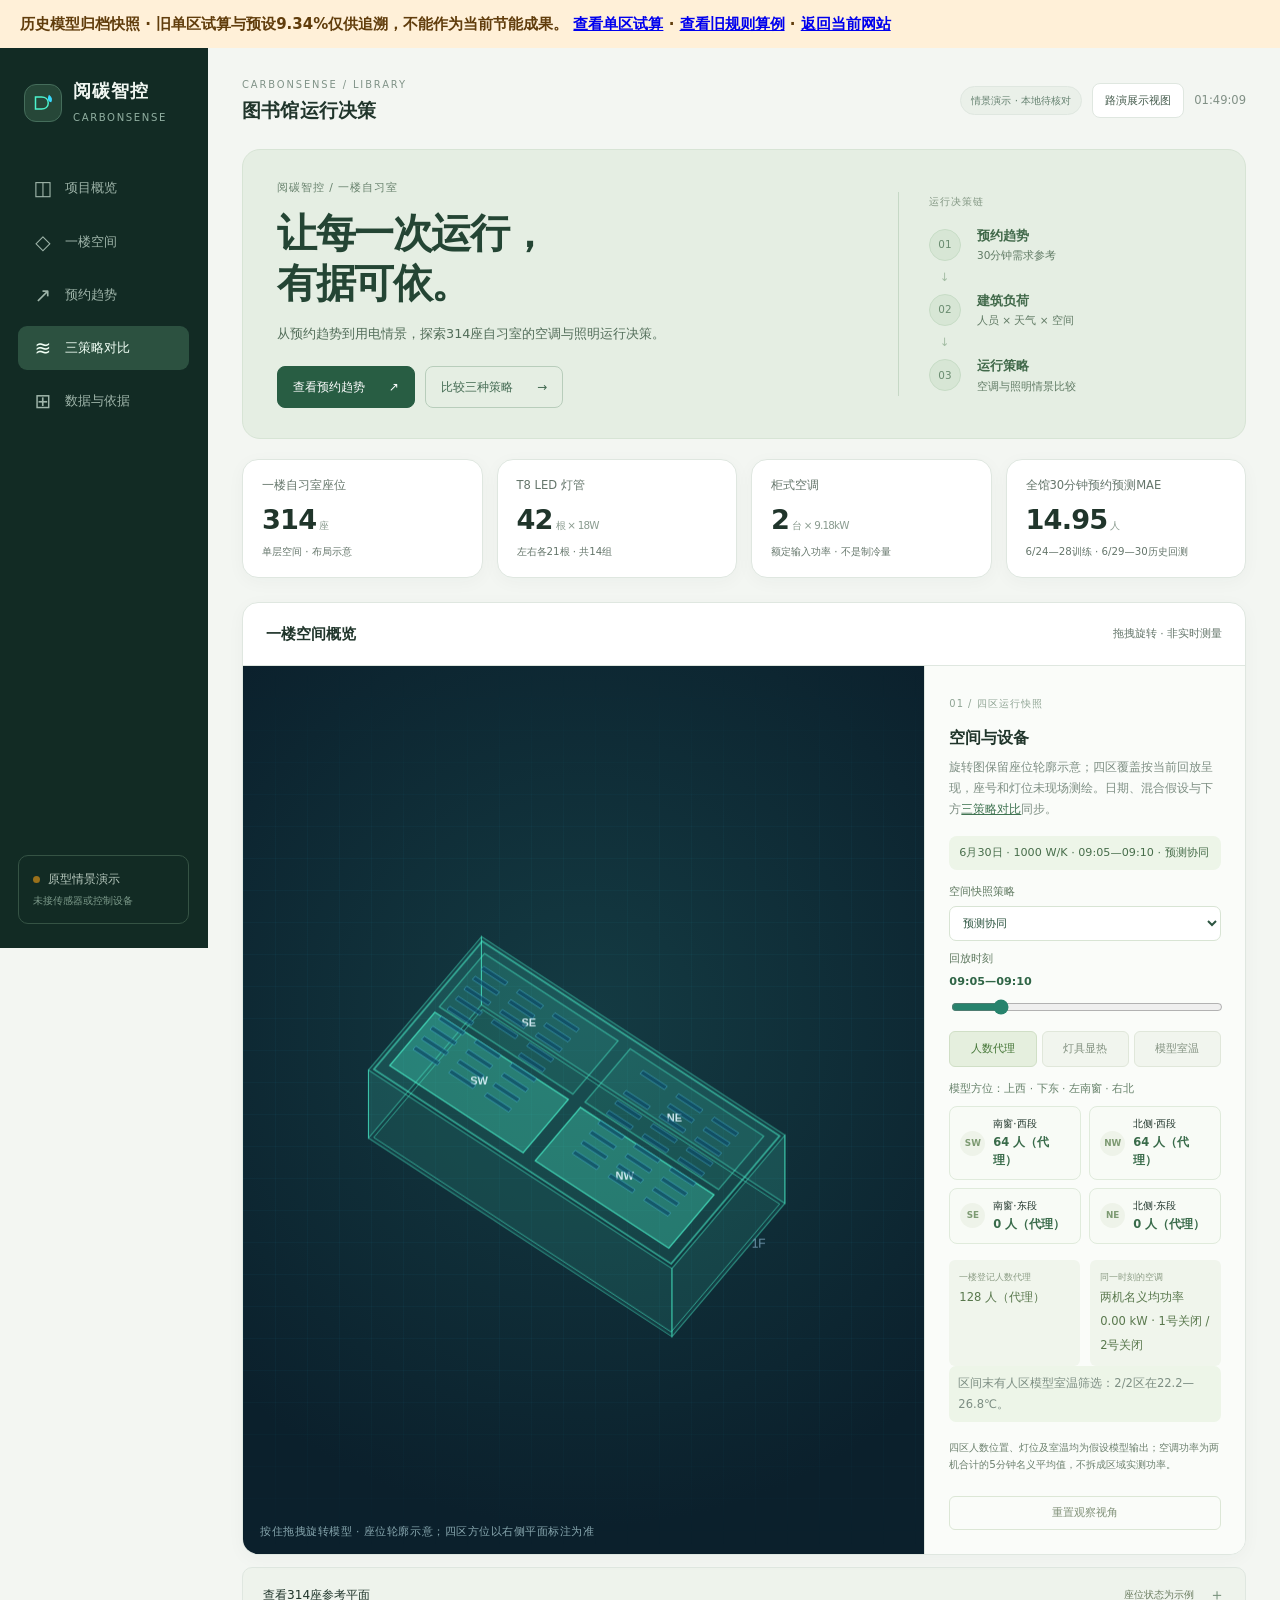
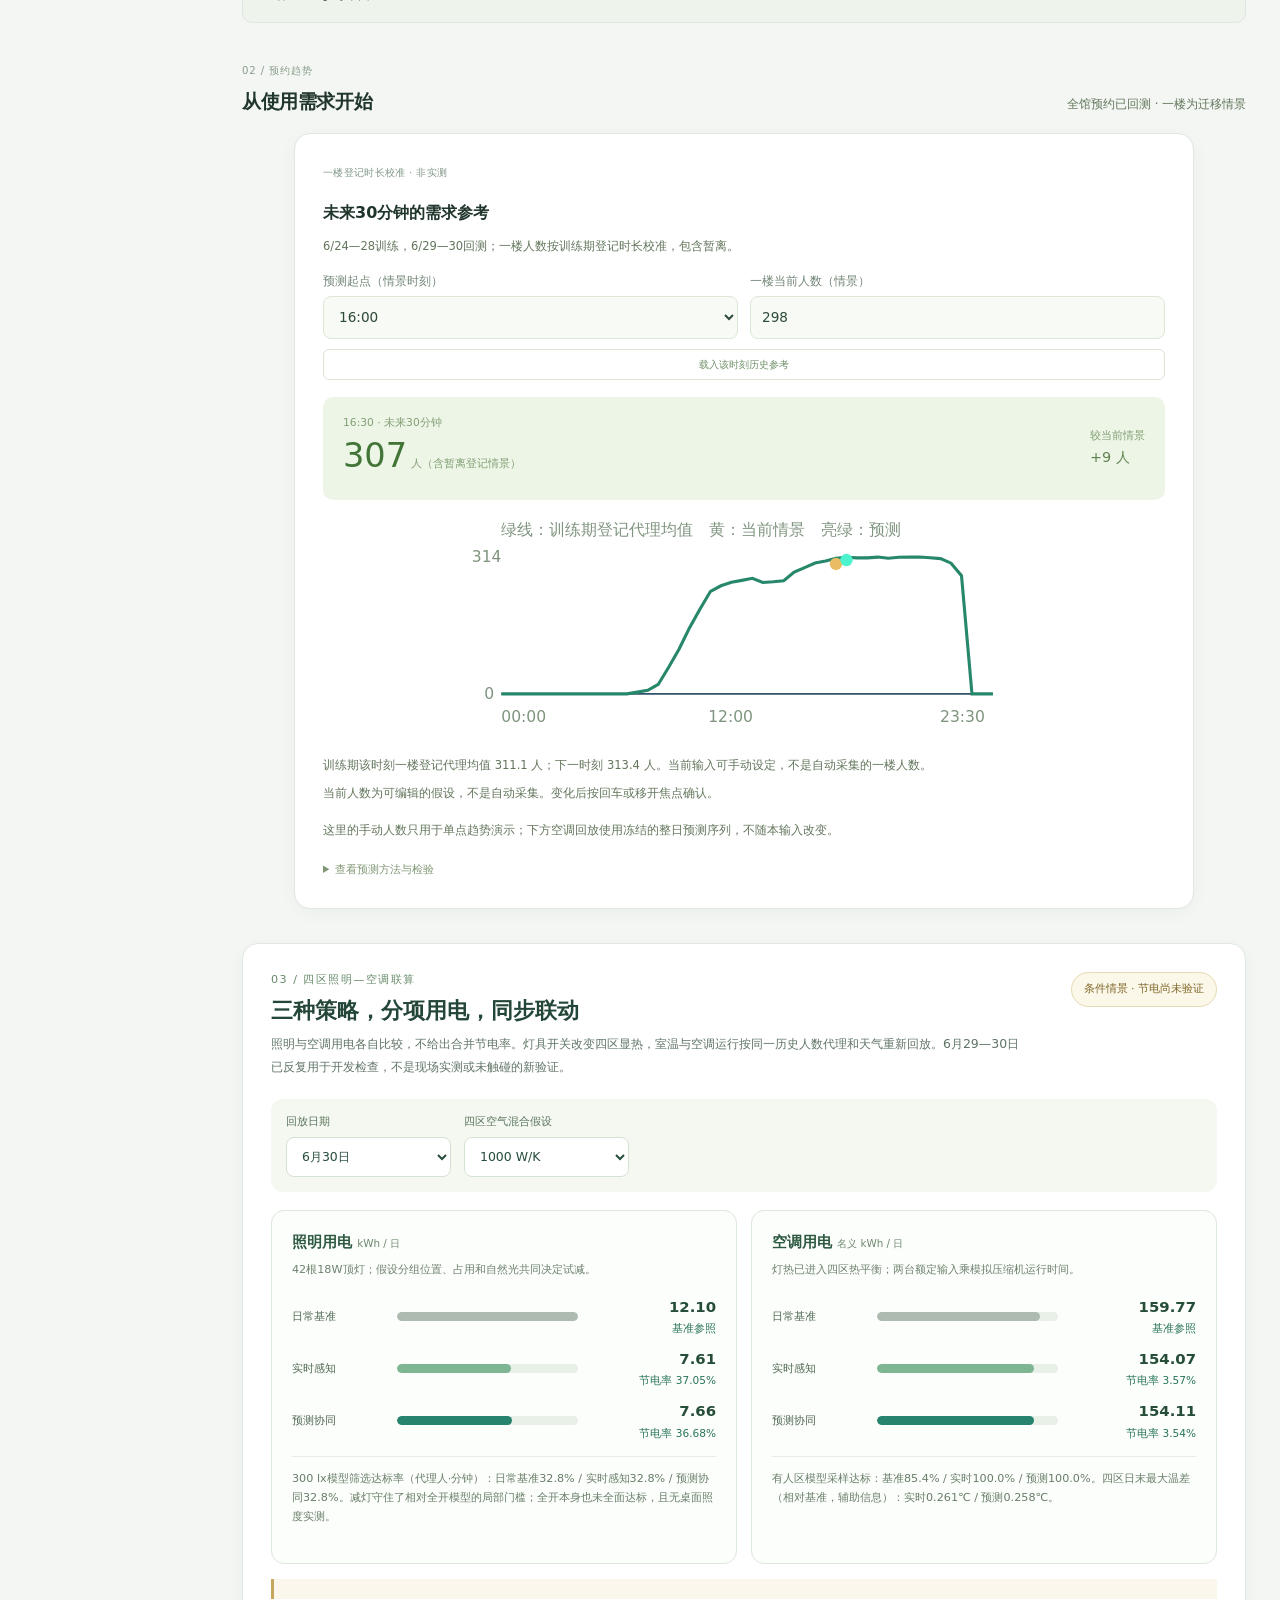
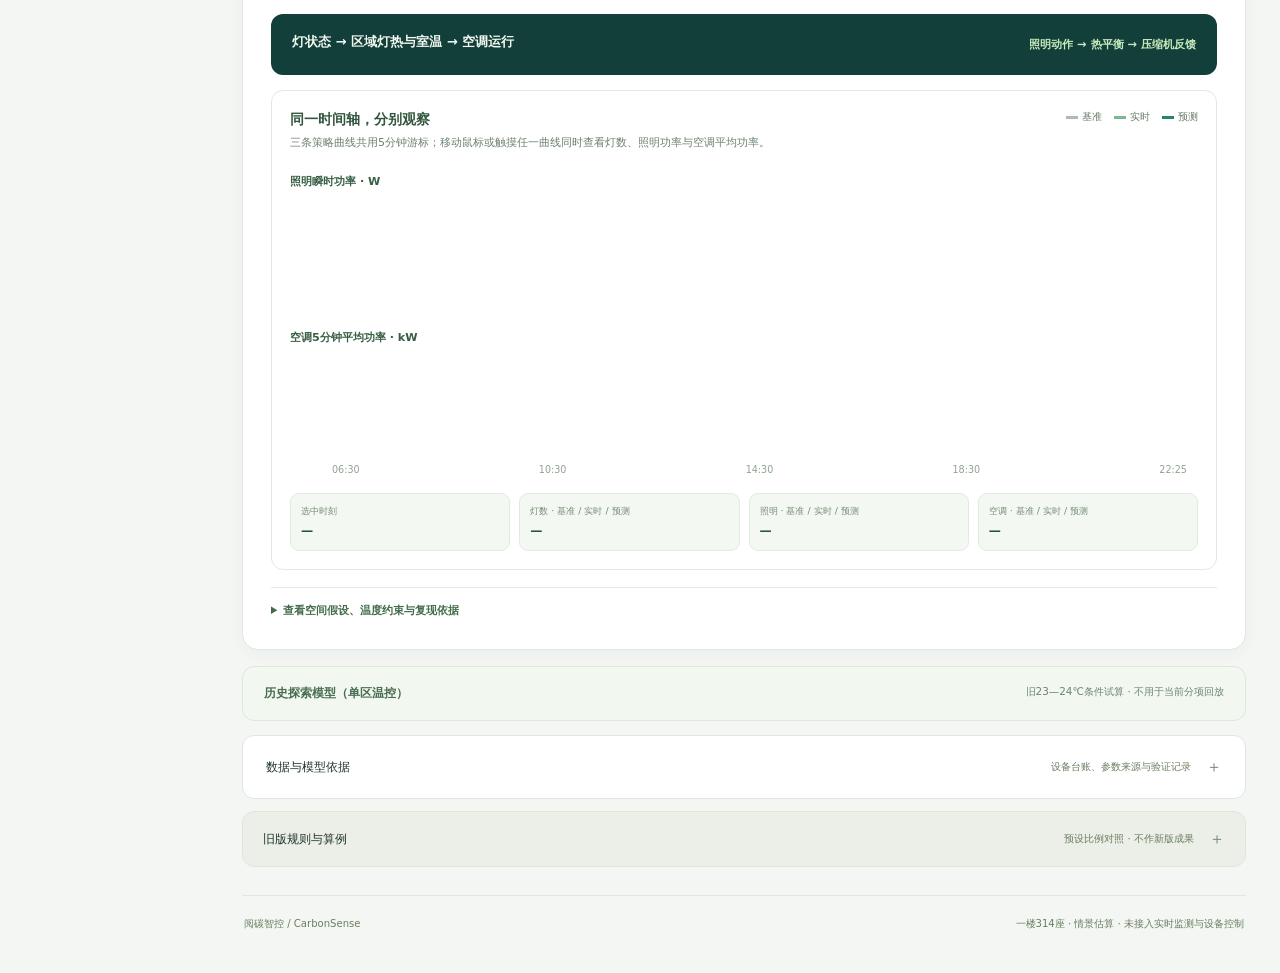
<file: legacy-models-20261014.html>
<!doctype html>
<html lang="zh-CN">
<head>
  <meta charset="utf-8">
  <meta name="viewport" content="width=device-width, initial-scale=1">
  <meta name="theme-color" content="#07111e">
  <meta name="carbon-release" content="20261014-legacy-archive-local">
  <meta name="description" content="阅碳智控：基于占用预测的图书馆智能控碳数字孪生平台。">
  <link rel="icon" type="image/svg+xml" href="data:image/svg+xml,%3Csvg xmlns='http://www.w3.org/2000/svg' viewBox='0 0 64 64'%3E%3Crect width='64' height='64' rx='14' fill='%2307111e'/%3E%3Cpath d='M18 43V22h10c7 0 12 4 12 10s-5 11-12 11H18Zm7-7h3c3 0 5-2 5-4s-2-4-5-4h-3v8Z' fill='%234cf3cc'/%3E%3Cpath d='M41 17c7 4 9 9 6 15-5-1-9-5-6-15Z' fill='%2300b8ff'/%3E%3C/svg%3E">
  <title>历史探索归档 · 阅碳智控 · 图书馆智能控碳数字孪生平台</title>
  <link rel="stylesheet" href="data/climate-panel.css?v=20261013-sync1">
  <style>
    :root{--bg:#06101c;--panel:#0b1726;--panel2:#0d1d2f;--line:#17344c;--muted:#7f9bb1;--text:#eaf7ff;--cyan:#37d9ff;--mint:#4cf3cc;--amber:#ffcc66;--danger:#ff7889;--shadow:0 20px 55px rgba(0,0,0,.26)}
    *{box-sizing:border-box}html{scroll-behavior:smooth}body{margin:0;background:radial-gradient(circle at 70% -10%,rgba(0,184,255,.13),transparent 32%),linear-gradient(180deg,#06101c,#08121f 52%,#06101c);color:var(--text);font:16px/1.5 Inter,"Microsoft YaHei UI","PingFang SC",system-ui,sans-serif;min-height:100vh}button{font:inherit}.shell{display:grid;grid-template-columns:220px 1fr;min-height:100vh}.sidebar{position:sticky;top:0;height:100vh;padding:26px 18px;border-right:1px solid var(--line);background:rgba(5,14,25,.88);backdrop-filter:blur(18px);z-index:5}.brand{display:flex;align-items:center;gap:11px;padding:0 8px 26px}.brand-mark{width:38px;height:38px;display:grid;place-items:center;border:1px solid rgba(76,243,204,.45);border-radius:11px;background:linear-gradient(135deg,rgba(76,243,204,.14),rgba(55,217,255,.08));box-shadow:0 0 24px rgba(76,243,204,.1)}.brand-mark svg{width:24px}.brand strong{display:block;font-size:1.05rem;letter-spacing:.08em}.brand small{color:var(--muted);font-size:.72rem;letter-spacing:.08em}.nav{display:grid;gap:7px}.nav a{display:flex;align-items:center;gap:11px;padding:11px 12px;border-radius:9px;color:#9bb3c6;text-decoration:none;font-size:.88rem;border:1px solid transparent}.nav a:hover,.nav a.active{color:var(--text);border-color:rgba(55,217,255,.24);background:linear-gradient(90deg,rgba(55,217,255,.11),rgba(55,217,255,.02))}.nav svg{width:17px;height:17px}.side-foot{position:absolute;left:18px;right:18px;bottom:24px;padding:13px;border:1px solid var(--line);border-radius:10px;background:#091522}.status-line{display:flex;align-items:center;gap:8px;color:#b9ccda;font-size:.8rem}.dot{width:7px;height:7px;border-radius:50%;background:var(--mint);box-shadow:0 0 12px var(--mint)}.side-foot small{display:block;color:var(--muted);font-size:.72rem;margin-top:5px}.main{min-width:0;padding:22px 26px 40px}.topbar{display:flex;justify-content:space-between;align-items:flex-start;gap:20px;margin-bottom:18px}.eyebrow{margin:0 0 5px;color:var(--cyan);font-size:.75rem;text-transform:uppercase;letter-spacing:.18em}.topbar h1{font-size:1.45rem;line-height:1.25;margin:0;font-weight:700;letter-spacing:.02em}.top-actions{display:flex;align-items:center;gap:12px}.sim-badge{padding:8px 12px;border:1px solid #234058;border-radius:8px;color:#b7cbd9;font-size:.78rem;background:#0a1724}.clock{font-variant-numeric:tabular-nums;font-size:.9rem;color:#d9e9f3}.kpis{display:grid;grid-template-columns:repeat(6,minmax(130px,1fr));gap:12px;margin-bottom:14px}.card{position:relative;border:1px solid var(--line);background:linear-gradient(155deg,rgba(14,31,49,.98),rgba(8,20,34,.98));border-radius:12px;box-shadow:var(--shadow);overflow:hidden}.kpi{padding:15px 16px 14px;min-height:104px}.kpi:before{content:"";position:absolute;inset:0 auto 0 0;width:2px;background:var(--cyan);opacity:.8}.kpi:nth-child(2n):before{background:var(--mint)}.kpi-label{font-size:.76rem;color:#8fa9bb;letter-spacing:.04em}.kpi-value{font-size:1.62rem;font-weight:700;letter-spacing:-.03em;margin:4px 0 1px;font-variant-numeric:tabular-nums}.kpi-value small{font-size:.72rem;color:#a9bfce;font-weight:500;margin-left:3px}.kpi-trend{font-size:.7rem;color:var(--mint)}.kpi-trend.neutral{color:#7fa3b9}.grid-main{display:grid;grid-template-columns:minmax(0,1.75fr) minmax(300px,.7fr);gap:14px}.panel-head{display:flex;justify-content:space-between;align-items:center;padding:16px 18px 11px;border-bottom:1px solid rgba(23,52,76,.72)}.panel-head h2{font-size:.93rem;margin:0;letter-spacing:.04em}.panel-head span{font-size:.71rem;color:var(--muted)}.twin{min-height:505px}.room-meta{display:flex;gap:14px;padding:13px 18px 2px;color:#90aabd;font-size:.72rem}.legend{display:flex;align-items:center;gap:6px}.legend i{width:7px;height:7px;border-radius:2px;background:var(--mint)}.legend.free i{background:#244f6d}.legend.reserved i{background:var(--amber)}.room{margin:12px 18px 18px;padding:17px;border:1px solid #1b3b55;border-radius:10px;background:linear-gradient(180deg,rgba(6,16,28,.84),rgba(8,23,37,.88));position:relative}.room:after{content:"中央通道";position:absolute;top:50%;left:50%;transform:translate(-50%,-50%) rotate(90deg);font-size:.59rem;letter-spacing:.25em;color:#40627a;background:#07131f;padding:6px 4px}.seats{display:grid;grid-template-columns:repeat(22,minmax(6px,1fr));gap:7px 6px}.seat{aspect-ratio:1.45;border-radius:2px;background:#244f6d;border:1px solid #326785}.seat.occupied{background:linear-gradient(135deg,#26c9ba,#4cf3cc);border-color:#65ffe0;box-shadow:0 0 7px rgba(76,243,204,.3)}.seat.reserved{background:#8b6828;border-color:#e1b95b}.forecast{display:grid;gap:14px}.forecast .card{box-shadow:none}.forecast-block{padding:17px 18px}.forecast-label{display:flex;justify-content:space-between;color:#90aabd;font-size:.76rem}.forecast-value{display:flex;align-items:end;gap:8px;margin:8px 0 14px}.forecast-value strong{font-size:2.25rem;letter-spacing:-.04em}.forecast-value span{color:var(--muted);font-size:.72rem;margin-bottom:8px}.forecast-row{display:grid;grid-template-columns:1fr 1fr;gap:10px}.mini{padding:11px;border-radius:8px;background:#091624;border:1px solid #18354d}.mini small{display:block;color:var(--muted);font-size:.68rem}.mini strong{font-size:1.1rem}.confidence{height:5px;background:#173249;border-radius:20px;overflow:hidden;margin-top:7px}.confidence i{display:block;width:92%;height:100%;background:linear-gradient(90deg,var(--cyan),var(--mint))}.strategy{padding:17px 18px;border-color:rgba(76,243,204,.28);background:linear-gradient(150deg,rgba(12,38,47,.96),rgba(8,23,35,.96))}.strategy-tag{display:inline-flex;padding:4px 8px;border-radius:4px;background:rgba(76,243,204,.1);color:var(--mint);font-size:.69rem;letter-spacing:.08em}.strategy h3{font-size:1.02rem;margin:12px 0 6px}.strategy p{font-size:.78rem;color:#a7bfce;margin:0 0 12px}.actions{display:grid;gap:8px}.action{display:flex;gap:9px;align-items:flex-start;padding:9px 10px;border:1px solid #1b3c52;border-radius:7px;background:rgba(4,16,27,.5)}.action b{font-size:.76rem}.action small{display:block;color:var(--muted);font-size:.68rem}.action-icon{display:grid;place-items:center;flex:0 0 24px;height:24px;border-radius:6px;color:#07111e;background:var(--mint);font-size:.72rem;font-weight:800}.saving{display:flex;justify-content:space-between;margin-top:12px;padding-top:12px;border-top:1px solid rgba(76,243,204,.16)}.saving div span{display:block;color:var(--muted);font-size:.65rem}.saving strong{font-size:.95rem;color:var(--mint)}.demo-btn{width:100%;margin-top:12px;padding:10px 12px;border:0;border-radius:8px;color:#06131c;font-weight:700;background:linear-gradient(90deg,var(--mint),var(--cyan));cursor:pointer}.demo-btn:hover{filter:brightness(1.08)}.pulse{animation:pulse 1s ease}@keyframes pulse{50%{box-shadow:0 0 30px rgba(76,243,204,.28)}}@media(max-width:1180px){.kpis{grid-template-columns:repeat(3,1fr)}.grid-main{grid-template-columns:1fr}.forecast{grid-template-columns:1fr 1fr}.forecast .strategy{grid-column:1/-1}}@media(max-width:760px){.shell{display:block}.sidebar{position:static;height:auto;padding:16px;border-right:0;border-bottom:1px solid var(--line)}.brand{padding-bottom:12px}.nav{display:flex;overflow:auto;scrollbar-width:none}.nav::-webkit-scrollbar{display:none}.nav a{white-space:nowrap}.side-foot{display:none}.main{padding:18px 14px 30px}.topbar{display:block}.top-actions{margin-top:12px}.kpis{grid-template-columns:repeat(2,1fr)}.grid-main{display:block}.forecast{margin-top:14px;display:grid;grid-template-columns:1fr}.forecast .strategy{grid-column:auto}.room{padding:10px;margin-inline:12px}.seats{gap:5px 4px}.seat{border-radius:1px}.topbar h1{font-size:1.15rem}.kpi-value{font-size:1.38rem}}
    .section{scroll-margin-top:18px;margin-top:14px}.section-title{display:flex;justify-content:space-between;align-items:end;gap:20px;padding:22px 2px 12px}.section-title h2{margin:0;font-size:1.08rem}.section-title p{margin:4px 0 0;color:var(--muted);font-size:.76rem}.section-index{font:700 2.25rem/1 ui-monospace,SFMono-Regular,Consolas,monospace;color:#15364e}
    .analytics{display:grid;grid-template-columns:minmax(0,1.45fr) minmax(300px,.75fr);gap:14px}.chart-card{min-height:360px}.chart-wrap{padding:18px}.chart-legend{display:flex;flex-wrap:wrap;gap:16px;margin-bottom:12px;color:#9fb4c4;font-size:.72rem}.chart-legend span{display:flex;align-items:center;gap:6px}.chart-legend i{width:18px;height:2px;background:#5b7285}.chart-legend .l2{background:var(--cyan)}.chart-legend .l3{background:var(--mint)}.energy-chart{width:100%;height:auto;display:block}.energy-chart text{font:10px Inter,"Microsoft YaHei UI",sans-serif;fill:#66839a}.energy-chart .grid{stroke:#15344d;stroke-width:1}.energy-chart .baseline{fill:none;stroke:#60788a;stroke-width:2;stroke-dasharray:5 5}.energy-chart .realtime{fill:none;stroke:var(--cyan);stroke-width:2.5}.energy-chart .predictive{fill:none;stroke:var(--mint);stroke-width:3}.energy-chart .area{fill:url(#areaGradient)}
    .insights{padding:18px;display:grid;gap:12px}.insight-top{padding:15px;border:1px solid rgba(55,217,255,.22);border-radius:9px;background:rgba(55,217,255,.055)}.insight-top small,.metric-stack small{color:var(--muted);font-size:.69rem}.insight-top strong{display:block;margin:5px 0;font-size:1.7rem;color:var(--cyan)}.insight-top p{margin:0;color:#9eb4c4;font-size:.73rem}.metric-stack{display:grid;grid-template-columns:1fr 1fr;gap:9px}.metric-stack div{padding:12px;border:1px solid var(--line);border-radius:8px;background:#091624}.metric-stack strong{display:block;font-size:1rem;margin-top:3px}.note{padding:11px 12px;border-left:2px solid var(--amber);color:#99afbf;background:rgba(255,204,102,.05);font-size:.7rem}
    .sim-layout{display:grid;grid-template-columns:minmax(0,1.1fr) minmax(290px,.9fr);gap:14px}.controls{padding:20px}.control{display:grid;grid-template-columns:145px 1fr 70px;align-items:center;gap:16px;padding:13px 0;border-bottom:1px solid rgba(23,52,76,.7)}.control:last-child{border-bottom:0}.control label{font-size:.78rem;color:#b8cad7}.control output{text-align:right;color:var(--mint);font-weight:700;font-size:.82rem;font-variant-numeric:tabular-nums}.control input[type=range]{width:100%;accent-color:#40e4d0}.sim-result{padding:22px;display:flex;flex-direction:column;justify-content:space-between;background:radial-gradient(circle at 80% 15%,rgba(76,243,204,.1),transparent 38%),linear-gradient(155deg,#0d2531,#091723)}.sim-result .label{font-size:.72rem;color:var(--muted);letter-spacing:.08em}.sim-score{display:flex;align-items:baseline;gap:8px;margin:8px 0}.sim-score strong{font-size:3.15rem;line-height:1;color:var(--mint);letter-spacing:-.06em}.sim-score span{color:#a6bbc9;font-size:.78rem}.result-grid{display:grid;grid-template-columns:1fr 1fr;gap:9px;margin:17px 0}.result-grid div{padding:11px;border-radius:7px;background:rgba(4,15,26,.55);border:1px solid #1d3e4e}.result-grid small{display:block;color:var(--muted);font-size:.65rem}.result-grid b{font-size:1.05rem}.sim-advice{font-size:.75rem;color:#a9c1cf;margin:0}.scenario-btn{align-self:flex-start;border:1px solid rgba(76,243,204,.35);color:var(--mint);background:rgba(76,243,204,.07);border-radius:7px;padding:8px 11px;cursor:pointer;font-size:.74rem}.scenario-btn:hover{background:rgba(76,243,204,.13)}
    .compare-card{padding:20px}.mode{display:grid;grid-template-columns:170px 1fr 130px;align-items:center;gap:18px;padding:17px 0;border-bottom:1px solid rgba(23,52,76,.72)}.mode:last-child{border-bottom:0}.mode h3{margin:0;font-size:.86rem}.mode p{margin:3px 0 0;color:var(--muted);font-size:.68rem}.bar{height:11px;border-radius:20px;background:#10283a;overflow:hidden}.bar i{display:block;height:100%;border-radius:inherit;background:#5b7285}.mode:nth-child(2) .bar i{background:linear-gradient(90deg,#178aab,var(--cyan))}.mode:nth-child(3) .bar i{background:linear-gradient(90deg,#1bae8d,var(--mint));box-shadow:0 0 14px rgba(76,243,204,.25)}.mode-value{text-align:right;font-variant-numeric:tabular-nums}.mode-value strong{display:block;font-size:1.1rem}.mode-value span{color:var(--muted);font-size:.68rem}.mode.best{margin-inline:-8px;padding-inline:8px;border:1px solid rgba(76,243,204,.18);border-radius:9px;background:rgba(76,243,204,.035)}.best-tag{color:var(--mint)!important}
    .impact{display:grid;grid-template-columns:repeat(3,1fr);gap:14px}.impact-card{padding:22px;min-height:166px}.impact-icon{width:34px;height:34px;border:1px solid #28506a;border-radius:8px;display:grid;place-items:center;color:var(--cyan);margin-bottom:20px}.impact-card strong{display:block;font-size:1.65rem;letter-spacing:-.04em}.impact-card span{display:block;margin-top:3px;color:#a6bdcc;font-size:.75rem}.impact-card p{margin:14px 0 0;color:var(--muted);font-size:.68rem}.flow{display:grid;grid-template-columns:repeat(5,1fr);gap:0;padding:22px}.flow-step{position:relative;padding:14px 17px;border-left:1px solid #21435a}.flow-step:after{content:"";position:absolute;right:-4px;top:32px;width:7px;height:7px;border-top:1px solid var(--cyan);border-right:1px solid var(--cyan);transform:rotate(45deg);z-index:2}.flow-step:last-child:after{display:none}.flow-step b{display:block;font-size:.75rem;color:var(--cyan);letter-spacing:.08em}.flow-step strong{display:block;margin:6px 0 4px;font-size:.86rem}.flow-step p{margin:0;color:var(--muted);font-size:.67rem}.footer{display:flex;justify-content:space-between;gap:20px;padding:25px 2px 0;color:#607c91;font-size:.68rem}.footer strong{color:#8fa9bb}
    @media(max-width:1180px){.analytics{grid-template-columns:1fr}.sim-layout{grid-template-columns:1fr}.impact{grid-template-columns:1fr 1fr}.flow{grid-template-columns:1fr 1fr 1fr}.flow-step:after{display:none}}
    @media(max-width:760px){.analytics,.sim-layout{display:block}.analytics>*+*,.sim-layout>*+*{margin-top:14px}.control{grid-template-columns:1fr 62px;gap:7px}.control input{grid-column:1/-1;grid-row:2}.mode{grid-template-columns:1fr}.mode-value{text-align:left}.impact{grid-template-columns:1fr}.flow{grid-template-columns:1fr;padding:8px 18px}.flow-step{border-left:0;border-bottom:1px solid var(--line)}.section-title{align-items:flex-start}.section-index{font-size:1.7rem}.footer{display:block}.footer span{display:block;margin-top:6px}}
    .building3d{scroll-margin-top:18px;margin-bottom:14px}.building-layout{display:grid;grid-template-columns:minmax(0,1.55fr) minmax(310px,.68fr);min-height:470px}.canvas-wrap{position:relative;min-height:470px;background:radial-gradient(circle at 50% 42%,rgba(55,217,255,.1),transparent 34%),linear-gradient(180deg,#081724,#06111c);overflow:hidden}.canvas-wrap:before{content:"";position:absolute;inset:0;background-image:linear-gradient(rgba(55,217,255,.035) 1px,transparent 1px),linear-gradient(90deg,rgba(55,217,255,.035) 1px,transparent 1px);background-size:32px 32px;mask-image:linear-gradient(to bottom,transparent,black 20%,black 80%,transparent)}#buildingCanvas{position:absolute;inset:0;width:100%;height:100%;cursor:grab;touch-action:none}#buildingCanvas:active{cursor:grabbing}.canvas-hint{position:absolute;left:17px;bottom:14px;color:#5e7e93;font-size:.66rem;letter-spacing:.05em}.twin-side{padding:18px;border-left:1px solid var(--line);background:linear-gradient(160deg,rgba(12,30,45,.96),rgba(7,19,31,.96))}.upstream-tag{display:inline-flex;align-items:center;gap:7px;padding:5px 8px;border-radius:5px;background:rgba(55,217,255,.08);color:var(--cyan);font-size:.66rem;letter-spacing:.08em}.twin-side h3{margin:13px 0 6px;font-size:1.03rem}.twin-side>p{margin:0 0 17px;color:#8ea8ba;font-size:.73rem}.layer-tabs{display:grid;grid-template-columns:repeat(3,1fr);gap:7px}.layer-btn{padding:8px 4px;border:1px solid #1b3a50;border-radius:6px;background:#091724;color:#88a2b5;cursor:pointer;font-size:.68rem}.layer-btn.active{border-color:rgba(76,243,204,.46);background:rgba(76,243,204,.1);color:var(--mint)}.zone-list{display:grid;gap:7px;margin-top:15px}.zone{display:grid;grid-template-columns:35px 1fr auto;align-items:center;gap:9px;padding:8px 10px;border:1px solid #17364b;border-radius:7px;background:rgba(4,15,25,.42)}.zone-code{display:grid;place-items:center;width:30px;height:30px;border-radius:6px;background:#102b3c;color:var(--cyan);font-size:.68rem;font-weight:800}.zone b{display:block;font-size:.73rem}.zone small{display:block;color:var(--muted);font-size:.62rem}.zone-value{color:var(--mint);font-size:.75rem;font-weight:700}.twin-summary{display:grid;grid-template-columns:1fr 1fr;gap:8px;margin-top:12px}.twin-summary div{padding:10px;border-radius:7px;background:#081522;border:1px solid #16354a}.twin-summary small{display:block;color:var(--muted);font-size:.61rem}.twin-summary strong{font-size:.94rem}.view-reset{width:100%;margin-top:12px;padding:8px;border:1px solid #21445b;border-radius:6px;background:transparent;color:#a6bdcb;cursor:pointer;font-size:.68rem}.view-reset:hover{border-color:var(--cyan);color:var(--cyan)}
    @media(max-width:980px){.building-layout{grid-template-columns:1fr}.twin-side{border-left:0;border-top:1px solid var(--line)}.canvas-wrap{min-height:390px}}
    @media(max-width:760px){.source-note{display:block}.source-note a{display:block;margin-top:5px}.canvas-wrap{min-height:300px}.layer-tabs{grid-template-columns:repeat(3,1fr)}.building-layout{min-height:0}.twin-side{padding:15px}.zone{padding:7px 9px}}
    .twin{min-height:720px}.room-meta{flex-wrap:wrap;align-items:center}.layout-source{margin-left:auto;color:#66869b}.room.floor-plan{margin-top:10px;padding:14px;overflow-x:auto;background:linear-gradient(180deg,rgba(7,19,31,.96),rgba(5,15,25,.98));border-color:#21455c}.room.floor-plan:after{content:none}.plan-shell{min-width:620px}.plan-north,.plan-south{text-align:center;color:#5f8198;font-size:.58rem;letter-spacing:.22em}.service-strip{display:grid;grid-template-columns:1fr 1.25fr 1fr;gap:22px;align-items:center;margin:8px 0 13px;padding:8px 12px;border:1px solid #18384d;border-radius:7px;background:rgba(9,27,42,.72)}.locker-bank{display:grid;grid-template-columns:repeat(4,1fr);gap:4px}.locker{height:16px;border:1px solid #8b4c4f;border-radius:2px;background:linear-gradient(180deg,#8a3841,#54242d);box-shadow:inset 0 0 0 1px rgba(255,157,157,.08)}.locker:nth-child(2),.locker:nth-child(6){position:relative}.locker:nth-child(2):after,.locker:nth-child(6):after{content:"储";position:absolute;inset:0;display:grid;place-items:center;color:#e6a7a9;font-size:.48rem}.service-core{display:grid;grid-template-columns:repeat(3,1fr);gap:5px}.service-core span{height:16px;border:1px solid #405a6c;border-radius:2px;background:#1b2d3a}.service-label{grid-column:1/-1;text-align:center;color:#718fa3;font-size:.54rem;letter-spacing:.12em}.seat-plan{display:grid;grid-template-columns:minmax(0,1fr) 54px minmax(0,1fr);gap:14px;align-items:stretch}.wing{padding:10px;border:1px solid #18384e;border-radius:8px;background:linear-gradient(180deg,rgba(10,27,42,.72),rgba(7,20,33,.72))}.wing-label{display:flex;justify-content:space-between;gap:8px;margin-bottom:9px;color:#8eabbd;font-size:.58rem;letter-spacing:.08em}.wing-label b{color:#c9e3ed;font-size:.62rem}.table-grid{display:grid;grid-template-columns:repeat(3,minmax(42px,1fr));gap:10px 8px}.table-cluster{display:grid;grid-template-rows:auto 8px auto;gap:3px;min-height:39px}.table-cluster.gap{border:1px dashed rgba(55,217,255,.08);border-radius:4px;background:rgba(55,217,255,.018)}.table-cluster.gap:after{content:"横向通道";display:grid;place-items:center;grid-row:1/-1;color:#31546a;font-size:.42rem;letter-spacing:.05em}.seat-row{display:grid;grid-template-columns:repeat(3,1fr);gap:3px}.seat{display:grid;place-items:center;min-width:0;height:11px;aspect-ratio:auto;border-radius:3px;background:#244f6d;border:1px solid #326785;color:#a8c4d4;font-size:.42rem;line-height:1;font-variant-numeric:tabular-nums}.seat.occupied{background:linear-gradient(135deg,#1ea99f,#42dec1);border-color:#68f6d9;color:#08251f;box-shadow:0 0 5px rgba(76,243,204,.22)}.seat.reserved{background:#8b6828;border-color:#e1b95b;color:#fff2c6}.seat.selected{outline:1px solid #8ba3ff;box-shadow:0 0 8px rgba(111,134,255,.65)}.desk-row{display:grid;grid-template-columns:repeat(3,1fr);gap:2px}.desk-row i{display:block;border:1px solid #246c8e;background:linear-gradient(180deg,#12628a,#0d4262);border-radius:1px}.solo-seat{display:flex;align-items:center;gap:7px;padding:5px 8px;border:1px dashed #24485e;border-radius:5px;color:#6e8da1;font-size:.52rem}.solo-seat .seat{width:23px;flex:0 0 23px}.central-aisle{position:relative;display:flex;align-items:center;justify-content:center;border-inline:1px dashed #24465b;background:linear-gradient(90deg,transparent,rgba(55,217,255,.03),transparent);overflow:hidden}.central-aisle:before{content:"";position:absolute;top:12px;bottom:12px;left:50%;border-left:1px dashed #28536d}.central-aisle span{position:relative;z-index:1;padding:8px 5px;background:#071522;color:#4d7188;font-size:.5rem;letter-spacing:.2em;writing-mode:vertical-rl}.plan-south{margin-top:10px;padding-top:7px;border-top:1px solid #17364b}.plan-note{margin:10px 1px 0;color:#648499;font-size:.58rem;text-align:right}.plan-note b{color:#8eacbd;font-weight:600}
    @media(max-width:760px){.twin{min-height:0}.room-meta{padding-inline:14px}.layout-source{width:100%;margin-left:0}.room.floor-plan{padding:9px;margin-inline:10px}.plan-shell{min-width:540px}.seat-plan{grid-template-columns:minmax(0,1fr) 42px minmax(0,1fr);gap:9px}.wing{padding:7px}.table-grid{gap:7px 5px}.seat{height:9px;font-size:0}.service-strip{gap:14px}.plan-note{text-align:left}.room.floor-plan:after{content:"横向滑动查看完整平面";display:block;position:sticky;left:0;top:auto;transform:none;margin-top:7px;padding:0;background:none;color:#527188;font-size:.54rem;letter-spacing:normal}}
    .transfer-tag{display:inline-block;color:var(--amber);font-size:.72rem;margin:0 0 10px}.transfer-controls{display:grid;grid-template-columns:1fr 1fr;gap:10px;margin:12px 0}.transfer-controls label{font-size:.74rem;color:#a7bfce;display:grid;gap:6px}.transfer-controls input,.transfer-controls select{width:100%;min-width:0;background:#081723;color:var(--text);border:1px solid #315269;border-radius:7px;padding:9px;font:inherit}.transfer-controls :focus-visible{outline:2px solid var(--mint);outline-offset:2px}.transfer-buttons{display:flex;flex-wrap:wrap;gap:8px;margin:8px 0}.transfer-buttons button{flex:1;padding:8px;color:#bcd5df;border:1px solid #315269;background:#0a1d2b;border-radius:7px;font-size:.73rem;cursor:pointer}.transfer-result{display:flex;justify-content:space-between;align-items:center;padding:12px;border:1px solid rgba(76,243,204,.3);border-radius:8px;background:rgba(76,243,204,.05);margin-top:12px}.transfer-result small{display:block;color:var(--muted);font-size:.7rem}.transfer-result strong{font-size:2rem;color:var(--mint)}.transfer-result span{font-size:.74rem;color:#bfd1dd}.transfer-chart{display:block;width:100%;height:auto;margin:12px 0}.transfer-summary{font-size:.75rem;color:#b1cad7;margin:10px 0}.transfer-validation{width:100%;border-collapse:collapse;font-size:.7rem;margin-top:10px}.transfer-validation th,.transfer-validation td{text-align:right;padding:7px 3px;border-bottom:1px solid var(--line)}.transfer-validation th:first-child,.transfer-validation td:first-child{text-align:left}.transfer-validation th{color:var(--muted);font-weight:500}.transfer-validation tr:last-child td{color:var(--mint)}.transfer-details{margin-top:12px;font-size:.73rem;color:#b1cad7}.transfer-details summary{cursor:pointer;color:#d2e4ed}.transfer-details p{overflow-wrap:anywhere}.forecast-block h3{font-size:1rem;margin:0 0 8px}.transfer-feedback{font-size:.71rem;min-height:2.2em;color:var(--amber);margin:8px 0}.transfer-warning{border-left:2px solid var(--amber);padding-left:10px;color:#b5c8d4;font-size:.72rem}.transfer-chart text{font-family:inherit;font-size:10px;fill:#92aebf}@media(max-width:380px){.transfer-controls{grid-template-columns:1fr}.transfer-buttons{display:grid;grid-template-columns:1fr}}
  </style>
  <style>
    .evidence{padding:16px 18px;margin-bottom:14px}.evidence h2{margin:0 0 10px;font-size:.95rem}.equipment-grid{display:grid;grid-template-columns:repeat(3,1fr);gap:12px}.equipment-grid p{margin:0;color:#9eb7c8;font-size:.75rem;line-height:1.8}.equipment-grid b{display:block;color:var(--text);font-size:.82rem}.evidence-note{margin:12px 0 0;color:var(--amber);font-size:.72rem}.lamp-panel{padding:18px;margin-top:14px}.lamp-panel h3{margin:0;font-size:.9rem}.lamp-panel>p{color:var(--muted);font-size:.72rem}.lamp-wings{display:grid;grid-template-columns:1fr 1fr;gap:22px;margin-top:14px}.lamp-wing h4{margin:0 0 9px;font-size:.76rem;color:#a9c3d2}.lamp-group{display:grid;grid-template-columns:52px repeat(3,1fr);gap:6px;margin:6px 0;align-items:center}.lamp-group span{font-size:.68rem;color:var(--muted)}.lamp-toggle{border:1px solid #2a9c8d;border-radius:5px;padding:6px 4px;background:#123e3d;color:var(--mint);font-size:.7rem;cursor:pointer}.lamp-toggle.off{background:#091622;color:#738b9d;border-color:#254257}.lamp-toggle:focus-visible,button:focus-visible{outline:2px solid var(--amber);outline-offset:3px}.lamp-summary{margin-top:13px;color:var(--mint);font-size:.75rem}.lamp-tools{display:flex;gap:10px;margin-top:10px}.lamp-tools button{padding:6px 12px;border-radius:6px;border:1px solid #21445a;background:#091624;color:#adcadb;cursor:pointer;font-size:.7rem}.control{grid-template-columns:145px 1fr 85px}.sim-score strong{font-size:3rem}.sim-advice{line-height:1.85}.caption-note{color:var(--muted);font-size:.7rem;line-height:1.7;margin:12px 0 0}.mini strong{font-size:.92rem}.status-line .dot{background:var(--amber);box-shadow:none}@media(max-width:760px){.equipment-grid{grid-template-columns:1fr}.control{grid-template-columns:1fr 85px}.lamp-wings{grid-template-columns:1fr}.kpi-value{font-size:1.3rem}}
  </style>
  <style>
    .live-choices{display:grid;grid-template-columns:repeat(3,minmax(0,1fr));gap:9px;margin:14px 0}.live-choice{padding:12px 8px;border:1px solid #21445a;border-radius:8px;background:#091624;color:#b8cad7;text-align:left;cursor:pointer}.live-choice strong,.live-choice small{display:block}.live-choice strong{margin-top:6px;color:var(--cyan);font-size:1rem}.live-choice small{margin-top:4px;color:var(--muted);font-size:.66rem}.live-choice.active,.mode-choice.active{border-color:var(--mint);background:rgba(76,243,204,.07)}.live-choice.active strong{color:var(--mint)}.live-status{color:var(--mint);font-size:.76rem;margin:0 0 8px}.mode-choice{width:100%;color:var(--text);background:transparent;border:0;border-bottom:1px solid var(--line);text-align:left;cursor:pointer;border-radius:7px}.mode-choice.active{outline:1px solid var(--mint)}.mode-choice:focus-visible{outline:2px solid var(--amber);outline-offset:3px}.live-note{margin-top:13px;padding:12px;background:rgba(255,204,102,.055);border-left:2px solid var(--amber);color:#a9c1cf;font-size:.72rem}.rule-details{font-size:.73rem;color:#9db5c6;margin-top:12px}.rule-details summary{cursor:pointer;color:var(--cyan)}.rule-details p{line-height:1.9}.controls input:disabled{opacity:.45}.lamp-tools{flex-wrap:wrap}@media(max-width:760px){.live-choices{grid-template-columns:1fr}.live-choice{display:grid;grid-template-columns:1fr 1fr;align-items:center}.live-choice small{grid-column:1/-1}.live-choice strong{margin:0;text-align:right}.mode-choice{padding:14px 8px}}
  </style>
  <style>
    .sr-only{position:absolute;width:1px;height:1px;padding:0;margin:-1px;overflow:hidden;clip:rect(0,0,0,0);white-space:nowrap;border:0}.launch-panel{display:flex;justify-content:space-between;gap:20px;align-items:center;padding:20px 22px;margin:0 0 14px;border:1px solid rgba(76,243,204,.28);border-radius:12px;background:linear-gradient(115deg,rgba(18,70,67,.32),rgba(9,24,39,.85))}.launch-panel h2{margin:0 0 5px;font-size:1.07rem}.launch-panel p{margin:0;color:#9eb8c7;font-size:.77rem;max-width:650px}.launch-actions{display:flex;flex-wrap:wrap;gap:9px;flex-shrink:0}.launch-actions a,.presentation-toggle{padding:10px 13px;border:1px solid #285069;border-radius:8px;background:#0a1c2b;color:#b4cfdb;font-size:.76rem;text-decoration:none;cursor:pointer}.launch-actions .primary{background:var(--mint);border-color:var(--mint);color:#061a20;font-weight:700}.preset-strip{padding:15px 18px;margin-bottom:14px}.preset-strip>span{display:block;color:#8eafbf;font-size:.72rem;margin-bottom:10px}.preset-buttons{display:flex;flex-wrap:wrap;gap:8px}.preset-buttons button{padding:9px 12px;border:1px solid #25485f;border-radius:7px;background:#091b2a;color:#b1c7d4;font-size:.74rem;cursor:pointer}.preset-buttons button.active{border-color:var(--mint);color:var(--mint);background:rgba(76,243,204,.07)}.preset-buttons button small{display:block;color:#7794a8;font-size:.64rem;margin-top:2px}.number-wrap{display:flex;justify-content:flex-end;align-items:center;gap:5px;color:var(--mint);font-size:.74rem}.number-wrap input{width:64px;min-width:0;border:1px solid #2b5064;border-radius:6px;background:#071825;color:#c9f8eb;font:inherit;text-align:center;padding:7px 3px;accent-color:var(--mint)}.number-wrap input:focus-visible{outline:2px solid var(--cyan);outline-offset:2px}.number-wrap input::-webkit-inner-spin-button{opacity:.5}.input-feedback{margin:8px 0 0;color:var(--amber);font-size:.72rem;min-height:1.5em}.mode-explanation{color:#9db8c8;font-size:.74rem;line-height:1.8;margin:0 0 12px;padding:11px;border:1px solid #204255;border-radius:7px;background:#091b29}.advanced-settings{border-top:1px solid var(--line);padding-top:12px;margin-top:12px}.advanced-settings>summary{cursor:pointer;color:#99b5c9;font-size:.75rem}.advanced-settings .control{grid-template-columns:145px 1fr 85px}.sim-layout{align-items:start}.sim-result{position:sticky;top:18px;gap:15px;min-height:0}.saving-breakdown{color:var(--mint);font-size:.74rem;margin:0 0 13px}.strategy-insight{font-size:.78rem;line-height:1.8;padding:11px 12px;border-radius:7px;border:1px solid rgba(55,217,255,.22);background:rgba(55,217,255,.045);color:#b7d2de;margin:12px 0}.breakdown-card{margin-top:14px;padding:18px 20px}.breakdown-card h3{margin:0 0 12px;font-size:.86rem}.split-legend{display:flex;gap:18px;font-size:.7rem;color:#9ab5c6;margin-bottom:12px}.split-legend span{display:flex;align-items:center;gap:6px}.split-legend i{width:9px;height:9px;border-radius:2px;background:var(--mint)}.split-legend span+span i{background:var(--cyan)}.split-row{display:grid;grid-template-columns:125px 1fr 180px;gap:13px;align-items:center;padding:13px 0;border-top:1px solid var(--line)}.split-row b{font-size:.76rem}.split-row small{display:block;color:#86a7bb;font-size:.67rem}.split-row .split-values{text-align:right;color:#a3bece;font-size:.72rem}.split-bar{display:flex;height:13px;border-radius:6px;overflow:hidden;background:#0a1b29}.split-bar i{display:block;height:100%;background:var(--mint)}.split-bar i+i{background:var(--cyan)}.top-actions{flex-wrap:wrap}.presentation .shell{display:block}.presentation .sidebar{display:none}.presentation .main{max-width:1480px;margin:0 auto;padding:26px}.presentation .topbar{position:sticky;top:0;z-index:10;padding:13px 0;background:rgba(6,16,28,.97);border-bottom:1px solid var(--line)}.presentation .topbar h1{font-size:1.7rem}.presentation .presentation-toggle{border-color:var(--mint);color:var(--mint)}@media(max-width:1180px){.sim-result{position:static}.launch-panel{align-items:flex-start}.launch-actions{flex-direction:column}}@media(max-width:760px){.launch-panel{display:block;padding:17px}.launch-actions{margin-top:13px;flex-direction:row}.launch-panel p{font-size:.75rem}.preset-strip{padding:14px}.preset-buttons{display:grid;grid-template-columns:1fr 1fr}.preset-buttons button{text-align:left}.control .number-wrap{grid-column:2;grid-row:1}.control .number-wrap input{grid-column:auto;grid-row:auto}.advanced-settings .control{grid-template-columns:1fr 85px}.split-row{grid-template-columns:1fr 1fr;gap:9px}.split-bar{grid-column:1/-1;grid-row:2}.split-row .split-values{text-align:right}.presentation .main{padding:14px}.presentation .topbar h1{font-size:1.15rem}.presentation .topbar{position:static}.number-wrap input{min-height:36px}.lamp-toggle{min-height:36px}}@media(prefers-reduced-motion:reduce){html{scroll-behavior:auto}*,*:before,*:after{animation:none!important;transition:none!important}}
  </style>
  <style>.presentation .sim-result{top:105px}.presentation .live-choice strong,.presentation .result-grid b{font-size:1.18rem}.presentation .control label{font-size:.86rem}.presentation .caption-note{font-size:.76rem}</style>
  <link rel="stylesheet" href="data/dashboard-layout.css?v=20261014-review3-local">
  <link rel="stylesheet" href="data/control-scenario-panel.css?v=20261013-sync1">
  <link rel="stylesheet" href="data/zone-lighting-panel.css?v=20261013-sync1">
  <link rel="stylesheet" href="data/hvac-v3-evidence-panel.css?v=20261014-review3-local">
  <link rel="stylesheet" href="data/joint-evidence-panel.css?v=20261014-joint-split-local">
  <link rel="stylesheet" href="data/current-space-panel.css?v=20261014-space-sync-local">
</head>
<body>
  <div style="padding:12px 20px;background:#fff0d8;color:#613d0c;font:700 15px/1.6 system-ui">历史模型归档快照 · 旧单区试算与预设9.34%仅供追溯，不能作为当前节能成果。 <a href="#lightingExploration">查看单区试算</a> · <a href="#legacyExamples">查看旧规则算例</a> · <a href="index.html">返回当前网站</a></div>
  <div class="shell">
    <aside class="sidebar">
      <div class="brand"><div class="brand-mark"><svg viewBox="0 0 32 32" fill="none"><path d="M6 24V8h8c5 0 9 3 9 8s-4 8-9 8H6Z" stroke="#4cf3cc" stroke-width="2"/><path d="M12 8v16M24 5c4 3 5 6 3 10-4-1-6-4-3-10Z" fill="#37d9ff"/></svg></div><div><strong>阅碳智控</strong><small>CARBONSENSE</small></div></div>
      <nav class="nav" aria-label="主导航">
        <a class="active" href="#cockpit"><span class="nav-icon">◫</span>项目概览</a>
        <a href="#buildingTwin"><span class="nav-icon">◇</span>一楼空间</a>
        <a href="#prediction"><span class="nav-icon">↗</span>预约趋势</a>
        <a href="#controlComparison"><span class="nav-icon">≋</span>三策略对比</a>
        <a href="#projectEvidence"><span class="nav-icon">⊞</span>数据与依据</a>
      </nav>
      <div class="side-foot"><div class="status-line"><i class="dot"></i>原型情景演示</div><small>未接传感器或控制设备</small></div>
    </aside>
    <main class="main" id="cockpit">
      <header class="topbar"><div><p class="eyebrow">CARBONSENSE / LIBRARY</p><h1>图书馆运行决策</h1></div><div class="top-actions"><span class="sim-badge" id="siteRelease" title="本地联动预览：20261014-space-sync-local；公网仍为sync1">情景演示 · 本地待核对</span><button type="button" class="presentation-toggle" id="presentationToggle" aria-pressed="false">路演展示视图</button><span class="clock" id="clock">--:--:--</span></div></header>
      <section class="launch-panel" aria-labelledby="launchHeading">
        <div><span class="hero-label">阅碳智控 / 一楼自习室</span><h2 id="launchHeading">让每一次运行，<br>有据可依。</h2><p>从预约趋势到用电情景，探索314座自习室的空调与照明运行决策。</p><div class="launch-actions"><a class="primary" href="#prediction">查看预约趋势 <span>↗</span></a><a href="#controlComparison">比较三种策略 <span>→</span></a></div></div>
        <div class="hero-flow" aria-label="预约趋势、建筑负荷、运行策略"><span class="hero-flow-caption">运行决策链</span><div><b>01</b><strong>预约趋势</strong><small>30分钟需求参考</small></div><i>↓</i><div><b>02</b><strong>建筑负荷</strong><small>人员 × 天气 × 空间</small></div><i>↓</i><div><b>03</b><strong>运行策略</strong><small>空调与照明情景比较</small></div></div>
      </section>
<section class="kpis" aria-label="项目关键指标"><article class="card kpi"><div class="kpi-label">一楼自习室座位</div><div class="kpi-value">314<small>座</small></div><div class="kpi-trend neutral">单层空间 · 布局示意</div></article>
<article class="card kpi"><div class="kpi-label">T8 LED 灯管</div><div class="kpi-value">42<small>根 × 18W</small></div><div class="kpi-trend">左右各21根 · 共14组</div></article>
<article class="card kpi"><div class="kpi-label">柜式空调</div><div class="kpi-value">2<small>台 × 9.18kW</small></div><div class="kpi-trend neutral">额定输入功率 · 不是制冷量</div></article>
 <article class="card kpi"><div class="kpi-label">全馆30分钟预约预测MAE</div><div class="kpi-value">14.95<small>人</small></div><div class="kpi-trend neutral">6/24—28训练 · 6/29—30历史回测</div></article></section>      <section class="card building3d" id="buildingTwin" aria-labelledby="buildingHeading">
        <div class="panel-head"><h2 id="buildingHeading">一楼空间概览</h2><span>拖拽旋转 · 非实时测量</span></div>
        <div class="building-layout">
          <div class="canvas-wrap"><canvas id="buildingCanvas" width="900" height="500" aria-label="可旋转的单层自习室四区情景模型，座位轮廓示意"></canvas><span class="canvas-hint">按住拖拽旋转模型 · 座位轮廓示意；四区方位以右侧平面标注为准</span></div>
          <aside class="twin-side"><span class="upstream-tag">01 / 四区运行快照</span><h3>空间与设备</h3><p>旋转图保留座位轮廓示意；四区覆盖按当前回放呈现，座号和灯位未现场测绘。日期、混合假设与下方<a href="#controlComparison">三策略对比</a>同步。</p><div class="space-context" id="spaceContext">正在读取回放…</div><div class="space-controls"><label for="spaceMode">空间快照策略<select id="spaceMode"><option value="baseline">日常基准</option><option value="realtime">实时感知</option><option value="predictive" selected>预测协同</option></select></label><label for="spaceTimeRange">回放时刻 <strong id="spaceTimeLabel">09:05</strong><input id="spaceTimeRange" type="range" min="0" max="191" step="1" value="31"></label></div><div class="layer-tabs" role="tablist" aria-label="四区回放图层"><button class="layer-btn active" role="tab" data-layer="occupancy" aria-selected="true">人数代理</button><button class="layer-btn" role="tab" data-layer="lighting" aria-selected="false">灯具显热</button><button class="layer-btn" role="tab" data-layer="hvac" aria-selected="false">模型室温</button></div><div class="space-compass">模型方位：上西 · 下东 · 左南窗 · 右北</div><div class="zone-list" id="zoneList" aria-live="polite"></div><div class="twin-summary"><div><small id="spaceSummaryLabel">一楼登记人数代理</small><strong id="modelLoad">—</strong></div><div><small>同一时刻的空调</small><strong id="modelPotential">—</strong></div></div><p class="space-caveat">四区人数位置、灯位及室温均为假设模型输出；空调功率为两机合计的5分钟名义平均值，不拆成区域实测功率。</p><button class="view-reset" id="resetView">重置观察视角</button></aside>
        </div>
      </section>
<details class="seat-layout-disclosure"><summary><span>查看314座参考平面</span><small>座位状态为示例</small></summary><article class="card twin" id="twin">
          <div class="panel-head"><h2>一楼学生自习室 · 314座布局示意</h2><span>沧州师范学院图书馆</span></div>
          <div class="room-meta"><span class="legend"><i></i><span id="occupiedCount">使用中示例 294</span></span><span class="legend reserved"><i></i><span id="reservedCount">预约示例 10</span></span><span class="legend free"><i></i><span id="freeCount">空闲示例 10</span></span><span class="layout-source">参考现场草图 · 座位状态随人数输入示意联动</span></div>
<div class="room floor-plan" aria-label="一楼学生自习室314个座位的布局示意图"><div class="plan-shell"><div class="plan-north">上侧 · 储物与设备区</div><div class="service-strip"><div class="locker-bank" aria-label="左侧储物柜"><span class="locker"></span><span class="locker"></span><span class="locker"></span><span class="locker"></span><span class="locker"></span><span class="locker"></span><span class="locker"></span><span class="locker"></span></div><div class="service-core" aria-label="设备区"><span></span><span></span><span></span><small class="service-label">储物柜 / 设备区</small></div><div class="locker-bank" aria-label="右侧储物柜"><span class="locker"></span><span class="locker"></span><span class="locker"></span><span class="locker"></span><span class="locker"></span><span class="locker"></span><span class="locker"></span><span class="locker"></span></div></div><div class="seat-plan"><section class="wing" aria-label="左翼学习区"><div class="wing-label"><b>左翼学习区</b><span>157 座</span></div><div class="solo-seat"><span id="leftSolo"></span><span>上侧单人位</span></div><div class="table-grid" id="leftWing"></div></section><div class="central-aisle" aria-label="中央主通道"><span>中央主通道</span></div><section class="wing" aria-label="右翼学习区"><div class="wing-label"><b>右翼学习区</b><span>157 座</span></div><div class="solo-seat"><span id="rightSolo"></span><span>上侧单人位</span></div><div class="table-grid" id="rightWing"></div></section></div><div class="plan-south">下侧 · 入口位置待核实</div><p class="plan-note"><b>布局说明：</b>每个蓝色长桌单元对应上下各 3 个座位；虚线位置为横向通道。</p></div></div>
        </article></details><section class="forecast-workspace section" id="prediction" aria-labelledby="forecastSectionHeading"><div class="workspace-heading"><div><span>02 / 预约趋势</span><h2 id="forecastSectionHeading">从使用需求开始</h2></div><p>全馆预约已回测 · 一楼为迁移情景</p></div><div class="forecast-layout"><article class="card forecast-block" aria-labelledby="transferHeading">
             <span class="transfer-tag">一楼登记时长校准 · 非实测</span>
            <h3 id="transferHeading">未来30分钟的需求参考</h3>
             <p class="caption-note">6/24—28训练，6/29—30回测；一楼人数按训练期登记时长校准，包含暂离。</p>
            <div class="transfer-controls"><label for="forecastTime">预测起点（情景时刻）<select id="forecastTime" aria-label="预测起点（情景时刻）"></select></label><label for="forecastCurrent">一楼当前人数（情景）<input id="forecastCurrent" type="number" min="0" max="314" step="1" inputmode="numeric" value="298"></label></div>
            <div class="transfer-buttons"><button type="button" id="loadForecastReference">载入该时刻历史参考</button></div>
             <div class="transfer-result" role="status"><div><small id="forecastAt">16:30 · 未来30分钟</small><strong id="forecastPeople">—</strong><span> 人（含暂离登记情景）</span></div><div><small>较当前情景</small><b id="forecastChange">—</b></div></div>
             <svg class="transfer-chart" id="forecastChart" viewBox="0 0 360 150" role="img" aria-label="训练期一楼登记人数代理均值曲线和30分钟预测点"></svg>
            <p class="transfer-summary" id="forecastSummary"></p>
            <p class="transfer-feedback" id="forecastFeedback" role="status">当前人数为可编辑的假设，不是自动采集。变化后按回车或移开焦点确认。</p>
            <p class="caption-note">这里的手动人数只用于单点趋势演示；下方空调回放使用冻结的整日预测序列，不随本输入改变。</p>

             <details class="transfer-details"><summary>查看预测方法与检验</summary><p class="transfer-warning" id="transferBoundary"></p><p id="forecastFormula"></p><p id="forecastValidationNote"></p><table class="transfer-validation"><caption>6/29—30全馆预约人数的30分钟滚动预测</caption><thead><tr><th scope="col">方法</th><th scope="col">MAE（人）</th><th scope="col">RMSE（人）</th></tr></thead><tbody id="forecastValidation"></tbody></table><p id="forecastAllValidation"></p><p id="forecastFloorValidation"></p><p>一楼对照按验证日最终签到至签退总时长事后构造，仅用于回测评分，未输入预测器。它包含暂离，不是逐时实测人数。数据仅7天，无法确认跨周泛化或实际节电。</p></details>
           </article></div></section>
      <section class="card joint-evidence section" id="controlComparison" aria-labelledby="jointHeading">
        <div class="joint-head"><div><span class="joint-kicker">03 / 四区照明—空调联算</span><h2 id="jointHeading">三种策略，分项用电，同步联动</h2><p>照明与空调用电各自比较，不给出合并节电率。灯具开关改变四区显热，室温与空调运行按同一历史人数代理和天气重新回放。6月29—30日已反复用于开发检查，不是现场实测或未触碰的新验证。</p></div><span class="joint-status">条件情景 · 节电尚未验证</span></div>
        <div class="joint-controls"><label for="jointDate">回放日期<select id="jointDate"><option value="2026-06-30">6月30日</option><option value="2026-06-29">6月29日</option></select></label><label for="jointMix">四区空气混合假设<select id="jointMix"><option value="1000">1000 W/K</option><option value="300">300 W/K · 原默认</option><option value="5000">5000 W/K · 强混合</option></select></label><span class="joint-mix-note" id="jointMixNote"></span></div>
        <div class="joint-columns"><article class="joint-meter" aria-labelledby="jointLightingHeading"><h3 id="jointLightingHeading">照明用电 <small>kWh / 日</small></h3><p>42根18W顶灯；假设分组位置、占用和自然光共同决定试减。</p><div id="jointLightingBars" aria-live="polite"></div><p class="joint-meter-foot" id="jointLightingFoot"></p></article><article class="joint-meter" aria-labelledby="jointHvacHeading"><h3 id="jointHvacHeading">空调用电 <small>名义 kWh / 日</small></h3><p>灯热已进入四区热平衡；两台额定输入乘模拟压缩机运行时间。</p><div id="jointHvacBars" aria-live="polite"></div><p class="joint-meter-foot" id="jointHvacFoot"></p></article></div>
        <p class="joint-verdict" id="jointVerdict" role="status"></p>
        <div class="joint-link"><div><strong>灯状态 → 区域灯热与室温 → 空调运行</strong><p id="jointLinkage"></p></div><span class="joint-link-flow" aria-hidden="true">照明动作 → 热平衡 → 压缩机反馈</span></div>
        <div class="joint-trace"><div class="joint-trace-head"><div><h3>同一时间轴，分别观察</h3><p>三条策略曲线共用5分钟游标；移动鼠标或触摸任一曲线同时查看灯数、照明功率与空调平均功率。</p></div><div class="joint-legend"><span><i></i>基准</span><span><i class="realtime"></i>实时</span><span><i class="predictive"></i>预测</span></div></div><div class="joint-plot"><span>照明瞬时功率 · W</span><svg id="jointLightingChart" viewBox="0 0 900 145" preserveAspectRatio="none" role="img" aria-label="三模式照明功率逐5分钟曲线"></svg></div><div class="joint-plot"><span>空调5分钟平均功率 · kW</span><svg id="jointHvacChart" viewBox="0 0 900 145" preserveAspectRatio="none" role="img" aria-label="三模式名义空调功率逐5分钟曲线"></svg></div><div class="joint-time-axis"><span>06:30</span><span>10:30</span><span>14:30</span><span>18:30</span><span>22:25</span></div><div class="joint-cursor-values"><div><small>选中时刻</small><strong id="jointCursorTime">—</strong></div><div><small>灯数 · 基准 / 实时 / 预测</small><strong id="jointCursorLamps">—</strong></div><div><small>照明 · 基准 / 实时 / 预测</small><strong id="jointCursorLighting">—</strong></div><div><small>空调 · 基准 / 实时 / 预测</small><strong id="jointCursorHvac">—</strong></div></div></div>
        <details class="joint-disclosure"><summary>查看空间假设、温度约束与复现依据</summary><p>图上西、下东、左南窗、右北。两台空调在南窗一侧，分别靠西、东段，可独立开启；实际风量与供风覆盖未知。四区座位70/90/70/84和“西段优先”分布属于假设，人数来自含暂离的一楼登记代理，不能据此认定某区实际无人。</p><p>联算另假设14组灯分为南、北两排，每排沿西—东7组，各组三根；四区对应9/12/9/12根。这个灯位—座位映射尚无现场图证，与下方历史旧单区照明分组不同。每根18W电功率按所在区显热纳入四区热平衡；空调规划时暂保持当前灯状态，执行回放每5分钟更新。300 lx仅为未校准的平均照度筛选值，实际桌面照度、光通量、窗帘和人员位置未知。</p><p>三种策略共用22.2—26.8℃有人区模型室温与20—28℃空区边界，不是设备设温。空调预测采用冻结下一半小时人数与11人动作门槛；每5分钟决策、15秒积分。基准两台按24℃设备设温。分项差值仍需同时检查温度、照度与四区日末状态，不能直接称节电。300/1000/5000 W/K混合系数均未校准，6/29—30日不是未触碰的独立测试。</p><p>旧固定全开灯的<a href="data/hvac-v3-replay-summary.json">V3空调回放</a>与<a href="data/hvac-v3-step-sensitivity.json">步长敏感性</a>保留供审计，不与这组分项电量混用。当前分项回放数据与哈希见<a href="data/joint-evidence-manifest.json">联算来源清单</a>；实现见<a href="data/lighting-hvac-joint-model.js">联算模型</a>、<a href="data/lighting-hvac-separated-view.js">展示适配器</a>、<a href="data/hvac-forecast-guard-v3-model.js">预测保护控制器</a>。无室温、照度、区域在座或历史电表实测，不向设备下发指令。</p></details>
      </section>
      <details class="legacy-control-disclosure"><summary>历史探索模型（单区温控）<small>旧23—24℃条件试算 · 不用于当前分项回放</small></summary>
      <section class="card control-comparison section" id="lightingExploration" aria-labelledby="controlHeading">
   <div class="control-heading"><div><span>归档 / 旧单区模型</span><h2 id="controlHeading">照明联动与23—24℃温控探索</h2><p>此处保留旧模型的历史试算和旧合计字段以供审计；当前四区联算只分别展示照明与空调，不使用此处数字。</p></div><span class="control-badge">历史条件试算 · 非当前成果</span></div>
  <div class="control-inputs">
    <label for="controlDate">历史日期<select id="controlDate"></select></label>
    <label for="controlLead">空调预测允许提前<select id="controlLead"><option value="0" selected>0分钟（不提前开机）</option><option value="15">15分钟（假设）</option><option value="30">30分钟（假设）</option></select></label>
    <label for="controlDistribution">人员分布<select id="controlDistribution"><option value="uniform">平均分散（假设）</option><option value="window">先集中靠窗（假设）</option><option value="inner">先集中内侧（假设）</option></select></label>
    <label for="controlLightingPolicy">顶灯策略<select id="controlLightingPolicy"><option value="daylight">占用＋模型照度</option><option value="occupancy">仅空置分区减灯</option><option value="fixed">原全开对照</option></select></label>
    <details><summary>分区与照度假设</summary><div class="control-extra zone-extra"><label for="controlTubeLumens">单根光通量（lm，假设）<input id="controlTubeLumens" type="number" min="500" max="5000" step="100" value="2000"></label><label for="controlUtilisation">利用系数（假设）<input id="controlUtilisation" type="number" min="0.1" max="1" step="0.1" value="0.6"></label><label for="controlMaintenance">维护系数（假设）<input id="controlMaintenance" type="number" min="0.1" max="1" step="0.1" value="0.8"></label><label for="controlLuxTarget">平均照度筛选阈值（lx）<input id="controlLuxTarget" type="number" min="300" max="750" step="50" value="300"></label><label for="controlVacancyDelay">空置减灯延时（分钟）<input id="controlVacancyDelay" type="number" min="0" max="60" step="5" value="15"></label><label for="controlDaylightScale">自然光模型倍率（假设）<input id="controlDaylightScale" type="number" min="0" max="2" step="0.25" value="1"></label></div><p class="control-limit-note">仅计42根18W顶灯，不计台灯。300lx为模型筛选阈值；光通量、光线覆盖与自然光未实测，不作照明合规判断。</p></details>
    <details><summary>共同初值与控制假设</summary><div class="control-extra"><label for="controlInitialTemp">00:00初始室温（℃）<input id="controlInitialTemp" type="number" min="18" max="35" step="0.5" value="28"></label><label for="controlThermalMass">有效热容倍数<input id="controlThermalMass" type="number" min="1" max="30" step="1" value="10"></label><label for="controlHvacStop">反馈暂停阈值（模型室温℃）<input id="controlHvacStop" type="number" min="23" max="23.9" step="0.1" value="23.5"></label><label for="controlHvacMinOn">供冷请求至少保持（分钟）<input id="controlHvacMinOn" type="number" min="1" max="15" step="1" value="5"></label><label for="controlHvacMinOff">暂停请求至少保持（分钟）<input id="controlHvacMinOff" type="number" min="1" max="15" step="1" value="5"></label><label for="controlHvacSwitchCost">切换代价（Wh，仅目标函数）<input id="controlHvacSwitchCost" type="number" min="0" max="50" step="1" value="0"></label><label for="controlHvacForecast">空调前瞻人数<select id="controlHvacForecast"><option value="frozen">冻结人数预测</option><option value="persistence">人数保持不变（对照）</option></select></label></div><p class="control-limit-note">共同要求是有人期间模型室温23—24℃，不是机器设定值。请求保持时间与设备响应均为假设，未核实海尔实际保护参数；页面不发送硬件指令。</p></details>
    <button id="controlReset" type="button">重置对照</button>
  </div>
  <p id="controlContext" class="control-context"></p><div id="controlModeCards" class="control-mode-cards" aria-live="polite"></div><p id="controlResultNote" class="control-result-note"></p>
  <details class="control-zone-preview"><summary>查看14区人员分布与照度情景</summary><div class="zone-preview-heading"><p id="controlZoneScope"></p><label for="controlZoneMode">查看策略<select id="controlZoneMode"><option value="realtime">实时感知情景</option><option value="predictive">预测协同情景</option><option value="fixed">日常基准</option></select></label><label for="controlZoneTime">查看时刻<select id="controlZoneTime"></select></label></div><p id="controlDaylightOutlook" class="control-limit-note"></p><div class="zone-map-heading"><span>左侧 · 157座 / 21根灯</span><span>右侧 · 157座 / 21根灯</span></div><div id="controlZoneMap" class="zone-map"></div><p id="controlZoneNote" class="control-limit-note"></p></details>
  <details class="control-zone-preview"><summary>查看空调预测与当前动作</summary><div class="zone-preview-heading"><p id="controlHvacScope"></p><label for="controlHvacTime">数值时刻<input id="controlHvacTime" type="time" step="60" value="16:05"></label></div><div class="control-table-wrap"><table class="control-table"><thead><tr><th>策略</th><th>动作前室温</th><th>当前请求</th><th>当前显热输入</th></tr></thead><tbody id="controlHvacActions"></tbody></table></div><p id="controlHvacForecastNote" class="control-limit-note"></p><div class="control-table-wrap"><table class="control-table"><thead><tr><th>预测候选</th><th>预测室温范围</th><th>预测空调电量</th><th>目标修正后比较值</th></tr></thead><tbody id="controlHvacCandidates"></tbody></table></div><p class="control-limit-note">候选比较值包含末端热蓄存修正与可选切换代价，均不计入实际用电。供冷／暂停是两台共同请求的模型动作，不代表压缩机实际启停。</p></details>
  <div class="control-chart-heading"><h3>三策略模型室温</h3><div id="controlChartViews" class="control-chart-views"><button type="button" data-view="arrival" aria-pressed="false">到场前后</button><button type="button" data-view="day" aria-pressed="true">全天</button></div></div>
  <svg id="controlTemperatureChart" class="control-chart" viewBox="0 0 780 240" role="img" aria-label="三策略模型室温曲线"></svg><div class="control-legend"><span><i></i>日常基准</span><span><i></i>实时感知情景</span><span><i></i>预测协同情景</span></div>
  <p id="controlCapacityNote" class="control-limit-note"></p>
  <details id="controlMethods" class="control-methods"><summary>策略规则、提前时长与敏感性</summary>
    <div class="control-rule-list"><div><b>日常基准</b><p>空调到场后保留日间许可，晚间无人后撤销；使用共同的室温反馈、设备容量与请求保持规则。42根顶灯全开，恒温能力纳入基准。</p></div><div><b>实时感知情景</b><p>根据当前人数和模型室温反馈请求供冷或暂停；暂停前检查当前热负荷下的保持时间是否会越过24℃。分区照明响应当前占用和模型照度；未接真实感知。</p></div><div><b>预测协同情景</b><p>预测人数转换为未来显热输入，计算30分钟候选室温轨迹，优先保证当前室温及共同保持约束，再比较可行方案的预测用电与末端热蓄存。每次只执行当前动作。默认不提前开机；15/30分钟到场前许可独立可选。不保证更省电。</p></div></div>
    <p>有人期间的共同评价范围是室内模型温度23—24℃，不是设备设定值。三策略共用供冷执行器近似：两台共同请求下按容量供冷，理想内部平均调节避免额外制冷低于23℃。真实海尔控制类型、压缩机保护、风机待机与启动能量尚未映射；请求切换次数不能作为实际压缩机启停次数或寿命指标。</p>
    <p>基准与实时共同反馈暂停阈值默认23.5℃，依据当前输入的下一分钟越过24℃风险请求供冷；请求保持时间默认各5分钟。预测仅用冻结的下一半小时人数；当前人数保持至下一采样点后采用预测值，天气与灯功率保持起点值，均为场景假设。实际回放使用相同需求和天气，控制器没有读取未来真实输入。</p>
    <p>42根顶灯假设为14个照明区，每区3根。每侧157座均分为23/23/23/22/22/22/22座，每根平均覆盖约7.5座；第1区暂视为靠窗、第7区为内侧，覆盖关系尚未核实。均匀、集中靠窗和集中内侧是三种分布情景，不是真实座位记录。</p>
    <p>分区平均电照度＝落入该区的光通量×利用系数×维护系数÷27㎡；假设10%有效光通量分别进入相邻分区，其余留在本区，不重复计算光通量。自然光＝南窗辐射×110lm/W×采光因子×倍率；从靠窗到内侧的因子暂取4%/2.5%/1.5%/1%/0.6%/0.4%/0.2%。这些参数未校准，不计算桌面最低值、眩光或照明合规。</p>
    <p>仅当平均模型照度高于阈值50lx并保持5分钟，才尝试减少有人区的灯。同一区关灯动作至少间隔5分钟，光不足立即补灯。逐根检查光线影响：全开能达到阈值的占用区继续达到阈值；全开仍不足的区不能低于全开照度，因此相关灯全部保留，其他区域不受全局回退限制。模型照度不足继续记录，正用电差不能据此称可行节电。满足比例按分区人数×分钟加权，不是桌面实测达标率。灯具实际开启功率同时作为室内显热进入空调计算。</p>
    <p>预测照明的自然光保护取当前辐射与最近半小时下降趋势的保守外推，忽略上升趋势；只限制新的关灯动作，不因预测提前补灯。该规则未训练或单独验证，也不能预见突发云遮。预测人数仍是含暂离登记代理，分区位置仍是假设；照明预测与空调提前开机是独立开关。</p>
    <p>参考：<a href="https://www.signify.com/global/prof/led-lamps-and-tubes/led-tubes/philips-corepro-led-tube-em-mains-t8/LP_CF_CORPLT_EU/family" target="_blank" rel="noopener">18W、2000lm参考灯管</a>（不是本场所已核验型号）；<a href="https://bzh.scjgj.beijing.gov.cn/bzh/apifile/file/2023/20231220/845693bc-3ee5-48e1-ae69-7bb703dc4e57.pdf" target="_blank" rel="noopener">平均照度光通量法参考</a>。预约或含暂离登记代理不能证明现场区域无人，页面不下发硬件指令。</p>
    <h4>0 / 15 / 30分钟提前对照（同一日情景）</h4><div class="control-table-wrap"><table class="control-table"><thead><tr><th scope="col">允许提前</th><th scope="col">单日用电 kWh</th><th scope="col">模型温度合格率</th><th scope="col">首次有人时室温</th></tr></thead><tbody id="controlLeadRows"></tbody></table></div>
    <h4>初始室温与有效热容的9组合敏感性</h4><div class="control-table-wrap"><table class="control-table"><thead><tr><th scope="col">模式</th><th scope="col">单日用电范围 kWh</th><th scope="col">模型温度合格率范围</th></tr></thead><tbody id="controlSensitivityRows"></tbody></table></div>
    <p>初始室温24/26/28℃、有效热容倍数5/10/20都是探索假设；范围不是置信区间或房间实测参数。</p><p id="controlAssumptions"></p><p>室温满足比例检查每一分钟起止模型室温，仅统计代理需求大于零时段；常输入下响应单调，起止均满足才计入。不是综合舒适度或实测传感器达标率。未满足时段仍计入，不裁剪状态。半小时人数和天气左端保持，不代表分钟实测；22:00输入延续至22:30也是情景保持假设。</p><p>方法参考：<a href="https://energyplus.readthedocs.io/en/v26.2.0/guides/engineering-reference/13.4-hybrid-model.html" target="_blank" rel="noopener">EnergyPlus区域热平衡与有效热容说明</a>、<a href="https://www.nrel.gov/docs/fy21osti/78401.pdf" target="_blank" rel="noopener">占用信息与预测温控研究</a>。这里是独立简化的两候选滚动控制，不是完整EnergyPlus仿真或已验证MPC，没有从本房间实测反演参数。</p>
  </details>
 </section></details>
 <details class="data-disclosure" id="projectEvidence"><summary><span>数据与模型依据</span><small>设备台账、参数来源与验证记录</small></summary><div class="evidence-content">      <section class="card evidence" aria-labelledby="equipmentHeading"><h2 id="equipmentHeading">现场设备台账与接入状态</h2><div class="equipment-grid"><p><b>照明已确认</b>42根18W T8 LED灯管，3根一组。每侧7组、21根，单侧378W，全室756W。团队确认同组灯管可以分别开关。</p><p><b>空调铭牌与用户确认</b>2台海尔柜机，同侧墙边。一台铭牌为 KFRd-280LW/730A，输入9180W、制冷量28000W；2026-10-11用户确认第二台同规格。过去通常两台同时开关，但两台可分别开启、设温和调风向；尚无第二台照片、供风覆盖或运行功率实测。</p><p><b>当前原型能力</b>已实现人数趋势迁移、建筑热湿测算及灯管开关情景。联网设备尚未安装，网页未发送硬件指令。</p></div><p class="evidence-note">预约年份已确认是2026年，使用6/24—30日共336条半小时全馆统计。没有一楼实际在座、室内温湿度或历史电耗，预约可能未去重。座位状态仍为示例；新版输出是未校准情景估计，不是实测节能结论。</p></section>
<p class="equipment-total">全开额定输入合计 <strong><span id="ratedPower">19.116</span> kW</strong> · 额定输入与实际运行功率分开记录</p><details class="climate-evidence"><summary>参数依据与验证状态</summary><div class="climate-table-wrap"><table class="climate-table"><thead><tr><th scope="col">参数</th><th scope="col">取值</th><th scope="col">依据与限制</th></tr></thead><tbody>
              <tr><th scope="row">空调规格</th><td>2 × 9.18kW输入 / 28kW制冷</td><td>一台铭牌照片，第二台用户确认同规格；非运行功率实测</td></tr>
              <tr><th scope="row">运行基准</th><td>通常两台同时开 / 23—24℃</td><td>用户描述的日常习惯；设备可分别开启，无逐时启停日志</td></tr>
              <tr><th scope="row">普通照明</th><td>42 × 18W / 14组</td><td>用户确认可逐根开关、一般全开；灯位与座位映射和照度未验证</td></tr>
              <tr><th scope="row">房间与南窗</th><td>约378㎡ / 34.56㎡</td><td>用户近似尺寸，窗面积未扣框，非测绘</td></tr>
              <tr><th scope="row">净高 / 换气 / SHR</th><td>3.5m / 0.5次/h / 0.75</td><td>可编辑的模型假设，16组合测试不构成置信区间</td></tr>
              <tr><th scope="row">空调负载与耗电</th><td>随人员、天气和目标温度计算</td><td>通用部分负荷换算，非海尔实测曲线；没有预设节电比例</td></tr>
            </tbody></table></div></details><p class="climate-source">天气为约25km ERA5格点再分析，不是校园气象站观测；小时天气匹配半小时起点，不制造半小时实测值。当前四区空调回放未用室内温湿度实测校准，也未建立真实能耗基线。来源：<a href="https://open-meteo.com/en/docs/historical-weather-api" target="_blank" rel="noopener">Open-Meteo历史天气说明</a> · <a href="https://energyplus.net/assets/nrel_custom/pdfs/pdfs_v24.1.0/EngineeringReference.pdf" target="_blank" rel="noopener">EnergyPlus工程参考</a>。</p><details class="climate-room-diagram"><summary>房间与南窗简图 · 仅示意，非消防疏散图</summary>
          <svg viewBox="0 0 800 320" role="img" aria-label="27米乘14米房间，南墙8组窗总宽14.4米，北侧走廊墙无窗；非精确位置图">
            <rect x="70" y="55" width="660" height="210" rx="4" fill="#0e2631" stroke="#75909d" stroke-width="3"/>
            <text x="400" y="28" fill="#ffd18a" text-anchor="middle" font-size="17">南侧外墙 · 8组窗，总宽约14.4m · 窗帘通常拉开</text>
            <path d="M169 55h42m12 0h42m12 0h42m12 0h42m12 0h42m12 0h42m12 0h42m12 0h42" stroke="#61d8eb" stroke-width="10"/>
            <text x="400" y="142" fill="#e7f4fa" text-anchor="middle" font-size="23">一楼自习室 · 约378㎡</text>
            <text x="400" y="177" fill="#b5d1dd" text-anchor="middle" font-size="16">窗高约2.4m / 窗面积约34.56㎡</text>
            <text x="400" y="207" fill="#88aabc" text-anchor="middle" font-size="14">柱、出入口、空调的精确位置仍待核实</text>
            <path d="M70 284h660M70 277v14M730 277v14" stroke="#7e9ead"/>
            <text x="400" y="312" fill="#bed9e2" text-anchor="middle" font-size="15">27m · 北侧为走廊墙，无窗</text>
            <text x="43" y="166" fill="#bed9e2" text-anchor="middle" font-size="15" transform="rotate(-90 43 166)">14m</text>
          </svg>
          <p>依据用户提供的近似尺寸；窗的分段位置非测绘结果。用户报告2根承重柱、3处安全出口、多组灭火器和应急照明，但位置未核实，未编造疏散路线。应急照明、安全出口及疏散通道不纳入节电控制。</p>
        </details><details class="advisory-disclosure"><summary>接入状态与实施条件</summary><article class="card strategy" id="aiStrategyCard"><span class="strategy-tag">ADVISORY MODE</span><h3>先输出建议，再核实执行条件</h3><p>人数预测辅助判断需求，但不能仅凭人数决定关灯或停空调。</p><div class="actions"><div class="action"><span class="action-icon">L</span><div><b>42根灯管逐根开关演示</b><small>真实策略还需灯管与座位映射、区域占用和照度</small></div></div><div class="action"><span class="action-icon">A</span><div><b>空调控制上限为2台</b><small>以实测室温、舒适要求和设备保护为约束，不按人数直接停机</small></div></div></div><div class="saving"><div><span>联网接口</span><strong>待核实</strong></div><div><span>硬件执行</span><strong>未接入</strong></div></div><button class="demo-btn" id="demoBtn">查看演示说明</button><p class="caption-note" id="demoStatus" role="status">本页面仅演示，不向现场设备发送指令。</p></article></details></div></details><details class="legacy-archive" id="legacyExamples"><summary><span>旧版规则与算例</span><small>预设比例对照 · 不作新版成果</small></summary><div class="legacy-content">      <section class="section" aria-labelledby="energyHeading">
        <div class="section-title"><div><h2 id="energyHeading">旧版报告预设情景（保留对照）</h2><p>原报告6月24—28日的预设负载与节电比例，不是新版天气热湿模型结果</p></div><span class="section-index">01</span></div>
        <p class="caption-note">旧版5天预设用电 <span id="baselineKwh">1199.76</span> kWh；预设节能率 <span id="studySavingPct">9.34</span>%。这些旧值不作为新版结论或实测收益。</p>
        <div class="analytics">
          <article class="card chart-card"><div class="panel-head"><h2>每日用电估算</h2><span>单位 · kWh / 日</span></div><div class="chart-wrap"><div class="chart-legend"><span><i></i>固定全开情景</span><span><i class="l2"></i>实时感知情景</span><span><i class="l3"></i>预测协同情景</span></div><svg id="energyChart" class="energy-chart" viewBox="0 0 720 245" role="img" aria-label="三种模式的五天用电情景估算"></svg><p class="caption-note">三条曲线使用同一组日负载率，差异来自预设节电比例，不是训练后的预测模型产生的收益。</p></div></article>
          <aside class="card insights"><div class="insight-top"><small>5天基准用电构成</small><strong id="baselineComposition">1199.76 kWh</strong><p>每天开放15.5小时；空调日负载率假定为72%、75%、82%、88%、84%。</p></div><div class="metric-stack"><div><small>照明5天用电</small><strong id="lightingStudyKwh">58.59 kWh</strong></div><div><small>空调5天用电</small><strong id="hvacStudyKwh">1141.17 kWh</strong></div><div><small>照明占比</small><strong id="lightingShare">4.88%</strong></div><div><small>舒适度实测</small><strong>尚未采集</strong></div></div><div class="note">空调是当前估算中的主要用电项。额定输入功率不能直接当作运行实测功率；照度与室温尚待验证。</div></aside>
        </div>
      </section>
      <section class="section" id="strategy" aria-labelledby="strategyHeading">
        <div class="section-title"><div><h2 id="strategyHeading">旧版规则敏感性演示 · 非建筑热湿模型</h2><p>保留原交互供对照；使用未校准规则和预设节电比例，不能与新版结果混用</p></div><span class="section-index">02</span></div>
        <div class="card preset-strip"><span>一键示例场景 · 均为假设；载入预测协同演示，持续2小时</span><div class="preset-buttons" id="scenarioPresets"><button type="button" data-preset="quiet">稀疏使用<small>100人 · 27℃</small></button><button type="button" data-preset="peak">满座使用<small>314人 · 27℃</small></button><button type="button" data-preset="hot">高温约束<small>314人 · 32℃</small></button><button type="button" data-preset="empty">空置边界<small>0人 · 26℃</small></button></div></div>
        <div class="sim-layout">
          <div><div class="card controls">
            <p class="live-status" id="liveScenarioStatus" role="status">当前两小时 · 固定全开模式</p>
            <div class="control"><label for="people">人数情景输入</label><input id="people" type="range" min="0" max="314" value="294"><div class="number-wrap"><input id="peopleNumber" type="number" min="0" max="314" step="1" value="294" inputmode="numeric" aria-label="人数精确输入"><span>人</span></div><output class="sr-only" id="peopleOut">294 人</output></div>
            <div class="control"><label for="temperature">室温情景输入</label><input id="temperature" type="range" min="22" max="34" step="0.5" value="27"><div class="number-wrap"><input id="temperatureNumber" type="number" min="22" max="34" step="0.5" value="27" inputmode="decimal" aria-label="温度精确输入"><span>℃</span></div><output class="sr-only" id="temperatureOut">27 ℃</output></div>
            <div class="control"><label for="hours">情景持续时长</label><input id="hours" type="range" min="0.5" max="8" step="0.5" value="2"><div class="number-wrap"><input id="hoursNumber" type="number" min="0.5" max="8" step="0.5" value="2" inputmode="decimal" aria-label="时长精确输入"><span>h</span></div><output class="sr-only" id="hoursOut">2 小时</output></div>
            <p class="input-feedback" id="inputFeedback" role="status">可用滑块，也可输入数值后按回车确认。</p>
            <div class="live-choices" id="liveModeChoices" role="radiogroup" aria-label="选择联动演示模式"></div>
            <p class="mode-explanation" id="modeExplanation">固定全开：42根灯管保持开启，两台空调按共同基准负载估算。</p>
            <details class="advanced-settings"><summary>高级假设 · 手动覆盖负载或节电比例</summary><div class="control"><label for="acLoad">基准负载率（可覆盖）</label><input id="acLoad" type="range" min="40" max="100" step="0.1" value="82"><output id="acLoadOut">82%</output></div><div class="control"><label for="acSaving">当前模式空调节电假设</label><input id="acSaving" type="range" min="0" max="15" step="0.05" value="0"><output id="acSavingOut">0%</output></div></details>
            <p class="caption-note">人数和温度通过未校准的示意规则联动负载与模式策略，不直接决定空调台数。拖动人数/温度或切换模式会清除手动覆盖、恢复规则建议。</p>
            <div class="live-note" id="liveComfortNote">网页规则演示，不是实测功率或训练后的预测结果。</div>
          </div><section class="card lamp-panel" aria-labelledby="lampHeading"><h3 id="lampHeading">当前模式 · 42根灯管开关演示</h3><p>模式切换同步建议开灯根数，可逐根手动覆盖。左右布置仅为均匀占用的假设，尚未绑定真实设备或座位。</p><div class="lamp-wings"><div class="lamp-wing"><h4>左侧 · 21根 / 378W</h4><div id="leftLamps"></div></div><div class="lamp-wing"><h4>右侧 · 21根 / 378W</h4><div id="rightLamps"></div></div></div><div class="lamp-summary" id="lampSummary" aria-live="polite">开启42根 · 756W</div><div class="lamp-tools"><button id="allLampsOn" type="button">演示全部开启</button><button id="allLampsOff" type="button">演示全部关闭</button><button id="restoreModePolicy" type="button">恢复模式规则建议</button></div><p class="caption-note">仅改变网页情景，不操作现场设备。实际关灯必须满足人员所在区域照度要求，疏散与应急照明不在本计算边界内。</p></section></div>
          <aside class="card sim-result"><div><span class="label" id="activeModeLabel">固定全开 · 当前2小时</span><div class="sim-score"><strong id="savingRate">0.00</strong><span>% 情景节能率</span></div><div class="result-grid"><div><small>估算节电</small><b id="savingKwh">0.000 kWh</b></div><div><small>估算减排</small><b id="carbonKg">0.000 kgCO₂</b></div><div><small>同条件全开基准用电</small><b id="simBaseKwh">31.622 kWh</b></div><div><small>当前模式情景用电</small><b id="simEnergyKwh">31.622 kWh</b></div><div><small>其中 · 照明用电</small><b id="simLightingKwh">1.512 kWh</b></div><div><small>其中 · 空调用电</small><b id="simHvacKwh">30.110 kWh</b></div></div><p class="saving-breakdown" id="savingBreakdown"></p><p class="strategy-insight" id="strategyInsight"></p><p class="sim-advice" id="simAdvice"></p><p class="caption-note">用电＝（开启灯管×0.018kW＋18.36kW×模式等效负载率）×持续时长。全程条件保持不变，仅用于敏感性演示；不是热响应模型或舒适度验证。</p></div><button class="scenario-btn" id="resetScenario">恢复默认输入与全开模式</button></aside>
        </div>
      </section>
      <section class="section" id="compare" aria-labelledby="compareHeading">
        <div class="section-title"><div><h2 id="compareHeading">旧版规则情景 · 三模式对比</h2><p id="compareConditions">同一人数、温度、持续时长与基准负载率；点击模式同步上方结果</p></div><span class="section-index">03</span></div>
        <div class="card compare-card" id="modeComparison" role="radiogroup" aria-label="三模式详细联动对比"></div>
        <div class="card breakdown-card"><h3>用电分项 · 看清差异来自哪里</h3><div class="split-legend"><span><i></i>照明</span><span><i></i>空调</span></div><div id="energyBreakdown"></div><p class="caption-note">各条按同一全开基准等比例绘制，合计用未舍入值计算。空调仍是共享负载，不虚构各学习区实测功率。</p></div>
        <p class="caption-note">此处随人数、温度、时长和手动覆盖即时重算，与上方固定的报告五天参考口径分开。三模式能耗仍为规则情景，不是人数预测模型验证过的节能收益；人数预测来源与全馆检验见上方。若条件限制策略，三种模式可以相同，并不保证预测协同总有收益。</p>
        <details class="rule-details"><summary>查看联动规则与假设</summary><p>基准负载率＝82%＋35%×（人数−294）÷314＋3.5%×（温度−27），限制在40%—100%。这是可复核、未校准的敏感性假设，不是空调物理模型。全开模式开启42根灯管；实时感知按均匀占用比例向上取整并预留3根，预测协同预留2根，最多42根。空调节电假设上限分别为5%和9%，在27—29℃逐步收紧，达到29℃且有人时不减少空调负载；没有人数时两个优化模式演示空置停机。空置和照明分配均未核实，不构成实际执行建议。修改灯管或节电比例只覆盖当前模式，修改基准负载率会统一影响三种模式；切换模式或修改人数/温度清除覆盖。</p></details>
      </section>
      <section class="section" id="about" aria-labelledby="impactHeading">
        <div class="section-title"><div><h2 id="impactHeading">情景测算与实施路径</h2><p>已完成设备实参修订，下一步采集连续人数、环境和电量数据</p></div><span class="section-index">04</span></div>
        <div class="impact"><article class="card impact-card"><div class="impact-icon">↓</div><strong id="impactSaving">112.08 kWh</strong><span>5天情景节电量</span><p>来自预设照明16%、空调9%的节电比例，非实测收益。</p></article><article class="card impact-card"><div class="impact-icon">CO₂</div><strong id="impactCarbon">73.03 kg</strong><span>5天情景减排量</span><p>沿用2023年河北省电力排放因子0.6516 kgCO₂/kWh。</p></article><article class="card impact-card"><div class="impact-icon">AI</div><strong>30 min</strong><span>全馆趋势迁移试验</span><p>已有全馆预约留出检验；一楼实际在座精度、15分钟预测与节能收益仍待验证。</p></article></div>
        <div class="card flow" style="margin-top:14px"><div class="flow-step"><b>01 / SENSE</b><strong>采集时序数据</strong><p>先人工记录人数，环境与电量逐步补齐</p></div><div class="flow-step"><b>02 / LEARN</b><strong>训练并测试</strong><p>用较早数据训练，较晚数据检验误差</p></div><div class="flow-step"><b>03 / DECIDE</b><strong>输出控制建议</strong><p>结合分区照度、室温和设备限制</p></div><div class="flow-step"><b>04 / ACT</b><strong>核实联网接口</strong><p>设备映射与管理员授权后才接入执行</p></div><div class="flow-step"><b>05 / VERIFY</b><strong>实测效果</strong><p>匹配天气与人数，比较电量及舒适度</p></div></div>
      </section>
</div></details><footer class="footer"><strong>阅碳智控 / CarbonSense</strong><span>一楼314座 · 情景估算 · 未接入实时监测与设备控制</span></footer></main>
  </div>
  <script src="data/study-model.js?v=20261013-sync1"></script>
  <script src="data/interactive-model.js?v=20261013-sync1"></script>
  <script src="data/reservation-model.js?v=20261013-sync1"></script>
  <script src="data/reservation-profile.js?v=20261013-sync1"></script>
  <script src="data/building-inputs.js?v=20261013-sync1"></script>
  <script src="data/thermal-model.js?v=20261013-sync1"></script>
  <script src="data/environment-dataset.js?v=20261013-sync1"></script>
  <script src="data/zone-lighting-model.js?v=20261013-sync1"></script>
  <script src="data/control-scenario-model.js?v=20261013-sync1"></script>
  <script src="data/joint-evidence-data.js?v=20261014-joint-split-local"></script>
  <script src="data/joint-space-evidence-data.js?v=20261014-space-sync-local"></script>
  <script>
    const reservedSeats=new Set([14,37,63,92,118,154,187,221,268,303]);
    const freeSeats=new Set([8,52,71,106,139,173,208,244,281,312]);
    function createSeat(id){const state=reservedSeats.has(id)?'reserved':freeSeats.has(id)?'free':'occupied',label=state==='reserved'?'已预约':state==='free'?'空闲':'使用中';const seat=document.createElement('span');seat.dataset.seatId=id;seat.className=`seat ${state}`;seat.textContent=String(id).padStart(3,'0');seat.title=`座位 ${String(id).padStart(3,'0')} · ${label}（示例）`;seat.setAttribute('aria-label',seat.title);return seat}
    function createTableCluster(ids){const cluster=document.createElement('div');cluster.className='table-cluster';const top=document.createElement('div');top.className='seat-row';ids.slice(0,3).forEach(id=>top.appendChild(createSeat(id)));const desk=document.createElement('div');desk.className='desk-row';desk.innerHTML='<i></i><i></i><i></i>';const bottom=document.createElement('div');bottom.className='seat-row';ids.slice(3).forEach(id=>bottom.appendChild(createSeat(id)));cluster.append(top,desk,bottom);return cluster}
    function buildWing(targetId,startId,gapIndex,soloId){const grid=document.getElementById(targetId);let nextId=startId;for(let slot=0;slot<27;slot++){if(slot===gapIndex){const gap=document.createElement('div');gap.className='table-cluster gap';gap.setAttribute('aria-hidden','true');grid.appendChild(gap);continue}const ids=Array.from({length:6},()=>nextId++);grid.appendChild(createTableCluster(ids))}document.getElementById(targetId==='leftWing'?'leftSolo':'rightSolo').appendChild(createSeat(soloId))}
    buildWing('leftWing',1,13,157);buildWing('rightWing',158,21,314);
    console.assert(document.querySelectorAll('.seat').length===314,'座位数量应为314');
    const buildingCanvas=document.getElementById('buildingCanvas');const buildingCtx=buildingCanvas.getContext('2d');
    const floorCount=1;
    const zones=[{code:'SW',name:'南窗·西段'},{code:'SE',name:'南窗·东段'},{code:'NW',name:'北侧·西段'},{code:'NE',name:'北侧·东段'}];
    const lampStates=Array.from({length:study.facts.lighting.count},()=>true);
    const twinLayers={occupancy:{values:[0,0,0,0],display:['—','—','—','—'],color:[76,243,204],total:'—',potential:'—'},lighting:{values:[0,0,0,0],display:['—','—','—','—'],color:[55,217,255],total:'—',potential:'—'},hvac:{values:[0,0,0,0],display:['—','—','—','—'],color:[255,204,102],total:'—',potential:'—'}};
    let activeLayer='occupancy',viewYaw=-.64,viewPitch=-.5,dragging=false,lastPoint=null;
    function rgba(rgb,a){return `rgba(${rgb[0]},${rgb[1]},${rgb[2]},${a})`}
    function refreshZoneList(){const layer=twinLayers[activeLayer];document.getElementById('zoneList').innerHTML=zones.map((zone,i)=>`<div class="zone"><span class="zone-code">${zone.code}</span><b>${zone.name}</b><span class="zone-value">${layer.display[i]}</span></div>`).join('');document.getElementById('modelLoad').textContent=layer.total;document.getElementById('modelPotential').textContent=layer.potential}
    function fitBuildingCanvas(){const dpr=Math.min(window.devicePixelRatio||1,2),rect=buildingCanvas.getBoundingClientRect();buildingCanvas.width=Math.max(1,Math.round(rect.width*dpr));buildingCanvas.height=Math.max(1,Math.round(rect.height*dpr));buildingCtx.setTransform(dpr,0,0,dpr,0,0);drawBuilding()}
    function project3d(point,w,h){let x=point[0]-1,y=point[1]-.5,z=point[2]-.375;const cy=Math.cos(viewYaw),sy=Math.sin(viewYaw),cp=Math.cos(viewPitch),sp=Math.sin(viewPitch);const x1=x*cy-y*sy,y1=x*sy+y*cy;const y2=y1*cp-z*sp,depth=y1*sp+z*cp;const scale=Math.min(w/3.6,h/2.35);return{x:w*.49+x1*scale,y:h*.53-y2*scale,depth}}
    function floorBox(z0,z1){return [[0,0,z0],[2,0,z0],[2,1,z0],[0,1,z0],[0,0,z1],[2,0,z1],[2,1,z1],[0,1,z1]]}
    function drawPolygon(points,fill,stroke,width=1){buildingCtx.beginPath();buildingCtx.moveTo(points[0].x,points[0].y);for(let i=1;i<points.length;i++)buildingCtx.lineTo(points[i].x,points[i].y);buildingCtx.closePath();buildingCtx.fillStyle=fill;buildingCtx.fill();buildingCtx.strokeStyle=stroke;buildingCtx.lineWidth=width;buildingCtx.stroke()}
    function drawBuilding(){
      const w=buildingCanvas.clientWidth,h=buildingCanvas.clientHeight;if(!w||!h)return;buildingCtx.clearRect(0,0,w,h);const layer=twinLayers[activeLayer],faces=[];
      for(let f=0;f<floorCount;f++){const box=floorBox(f*.75,(f+1)*.75),p=box.map(v=>project3d(v,w,h));const quads=[[0,1,5,4],[1,2,6,5],[2,3,7,6],[3,0,4,7]];quads.forEach(ids=>{const pts=ids.map(i=>p[i]);faces.push({pts,depth:pts.reduce((s,v)=>s+v.depth,0)/pts.length,fill:rgba(layer.color,.09),stroke:rgba(layer.color,.48)})})}
      faces.sort((a,b)=>a.depth-b.depth).forEach(face=>drawPolygon(face.pts,face.fill,face.stroke,1.1));
      for(let f=0;f<=floorCount;f++){const z=f*.75,slab=[[.02,.02,z],[1.98,.02,z],[1.98,.98,z],[.02,.98,z]].map(v=>project3d(v,w,h));drawPolygon(slab,rgba(layer.color,f===floorCount?.08:.035),rgba(layer.color,.55),f===floorCount?1.8:1)}
      const zoneRects=[[.08,.08,.96,.48],[.08,.52,.96,.92],[1.04,.08,1.92,.48],[1.04,.52,1.92,.92]],max=Math.max(.001,...layer.values);
      zoneRects.forEach((rect,i)=>{const [x0,y0,x1,y1]=rect,pts=[[x0,y0,.77],[x1,y0,.77],[x1,y1,.77],[x0,y1,.77]].map(v=>project3d(v,w,h)),strength=layer.values[i]/max;drawPolygon(pts,rgba(layer.color,.08+strength*.22),rgba(layer.color,.48+strength*.28),1.3);const label=project3d([(x0+x1)/2,(y0+y1)/2,.79],w,h);buildingCtx.fillStyle='rgba(225,245,255,.9)';buildingCtx.font='700 11px Inter, Microsoft YaHei UI, sans-serif';buildingCtx.textAlign='center';buildingCtx.fillText(zones[i].code,label.x,label.y+4)});
      [0,1].forEach(side=>{for(let row=0;row<9;row++){for(let col=0;col<3;col++){if((side===0&&row===4&&col===1)||(side===1&&row===7&&col===0))continue;const x0=(side===0?.13:1.18)+col*.235,y0=.22+row*.075,desk=[[x0,y0,.795],[x0+.16,y0,.795],[x0+.16,y0+.025,.795],[x0,y0+.025,.795]].map(v=>project3d(v,w,h));drawPolygon(desk,'rgba(12,74,104,.68)','rgba(91,205,238,.58)',.7)}}});
      buildingCtx.fillStyle='rgba(126,166,190,.82)';buildingCtx.font='12px Inter, Microsoft YaHei UI, sans-serif';buildingCtx.textAlign='left';const floorLabel=project3d([2.12,.5,.38],w,h);buildingCtx.fillText('1F',floorLabel.x+5,floorLabel.y);
    }
    buildingCanvas.addEventListener('pointerdown',e=>{dragging=true;lastPoint=[e.clientX,e.clientY];buildingCanvas.setPointerCapture(e.pointerId)});buildingCanvas.addEventListener('pointermove',e=>{if(!dragging)return;viewYaw+=(e.clientX-lastPoint[0])*.009;viewPitch=Math.max(-1.1,Math.min(.05,viewPitch+(e.clientY-lastPoint[1])*.006));lastPoint=[e.clientX,e.clientY];drawBuilding()});buildingCanvas.addEventListener('pointerup',()=>{dragging=false;lastPoint=null});
    document.querySelectorAll('.layer-btn').forEach(btn=>btn.addEventListener('click',()=>{activeLayer=btn.dataset.layer;document.querySelectorAll('.layer-btn').forEach(b=>{const selected=b===btn;b.classList.toggle('active',selected);b.setAttribute('aria-selected',selected)});refreshZoneList();drawBuilding()}));document.getElementById('resetView').addEventListener('click',()=>{viewYaw=-.64;viewPitch=-.5;drawBuilding()});new ResizeObserver(fitBuildingCanvas).observe(buildingCanvas);refreshZoneList();
    window.CarbonSpaceTwin={update(layers){for(const key of ['occupancy','lighting','hvac'])Object.assign(twinLayers[key],layers[key]);refreshZoneList();drawBuilding();}};
    const clock=document.getElementById('clock');const tick=()=>clock.textContent=new Intl.DateTimeFormat('zh-CN',{hour:'2-digit',minute:'2-digit',second:'2-digit',hour12:false}).format(new Date());tick();setInterval(tick,1000);
    document.getElementById('demoBtn').addEventListener('click',()=>{document.getElementById('demoStatus').textContent='演示已确认：仅生成情景结果，未发送硬件指令。自动执行须先核实接口、设备映射与管理员授权。'});
    const fields={people:document.getElementById('people'),temperature:document.getElementById('temperature'),hours:document.getElementById('hours'),acLoad:document.getElementById('acLoad'),acSaving:document.getElementById('acSaving')};
    const outputs={people:document.getElementById('peopleOut'),temperature:document.getElementById('temperatureOut'),acLoad:document.getElementById('acLoadOut'),acSaving:document.getElementById('acSavingOut'),savingRate:document.getElementById('savingRate'),savingKwh:document.getElementById('savingKwh'),carbonKg:document.getElementById('carbonKg'),advice:document.getElementById('simAdvice')};
    let selectedMode='fixed',loadOverride=null,acSavingOverride=null,manualLamps=false;
    let lastOccupancy=null;
    const numberFields={people:document.getElementById('peopleNumber'),temperature:document.getElementById('temperatureNumber'),hours:document.getElementById('hoursNumber')};
    function setInputFeedback(text='可用滑块，也可输入数值后按回车确认。'){document.getElementById('inputFeedback').textContent=text}
    const seatElements=[...document.querySelectorAll('.seat')].sort((a,b)=>{const rank=id=>id<=157?(id-1)*2:(id-158)*2+1;return rank(+a.dataset.seatId)-rank(+b.dataset.seatId)});
    function clearOverrides(){loadOverride=null;acSavingOverride=null;manualLamps=false}
    function applyModeLamps(mode){lampStates.forEach((_,i)=>{lampStates[i]=i<21?i<mode.leftTubes:i-21<mode.rightTubes});syncLampButtons()}
    function syncOccupancy(p){
      if(lastOccupancy===p)return;lastOccupancy=p;
      const reserved=Math.min(10,314-p),free=314-p-reserved;
      seatElements.forEach((seat,i)=>{const state=i<p?'occupied':i<p+reserved?'reserved':'free';seat.className=`seat ${state}`;seat.title=`座位 ${String(seat.dataset.seatId).padStart(3,'0')} · ${state==='occupied'?'使用中':state==='reserved'?'已预约':'空闲'}（均匀分布假设）`;seat.setAttribute('aria-label',seat.title)});
      document.getElementById('occupiedCount').textContent=`使用中示例 ${p}`;document.getElementById('reservedCount').textContent=`预约示例 ${reserved}`;document.getElementById('freeCount').textContent=`空闲示例 ${free}`;
    }
    function renderLiveModes(scenario){
      const detail=mode=>`${mode.tubes}根灯管 · 空调负载${(mode.hvacLoad*100).toFixed(1)}%${mode.manual?' · 手动覆盖':''}`;
      document.getElementById('liveModeChoices').innerHTML=scenario.modes.map(mode=>`<button type="button" class="live-choice${mode.id===selectedMode?' active':''}" data-mode="${mode.id}" role="radio" aria-checked="${mode.id===selectedMode}" tabindex="${mode.id===selectedMode?'0':'-1'}" aria-label="${mode.name}模式"><span>${mode.name}${mode.manual?'（覆盖）':''}</span><strong>${mode.energy.toFixed(3)} kWh</strong><small>${detail(mode)} · 节能${mode.savingPct.toFixed(2)}%</small></button>`).join('');
      document.getElementById('modeComparison').innerHTML=scenario.modes.map(mode=>`<button type="button" class="mode mode-choice${mode.id===selectedMode?' active':''}" data-mode="${mode.id}" role="radio" aria-checked="${mode.id===selectedMode}" tabindex="${mode.id===selectedMode?'0':'-1'}" aria-label="${mode.name}详细模式"><div><h3>${mode.name}${mode.manual?'（手动覆盖）':''}${mode.id===selectedMode?' · 当前':''}</h3><p>${detail(mode)}</p></div><div class="bar"><i style="width:${Math.min(100,mode.energy/scenario.baselineEnergy*100).toFixed(2)}%"></i></div><div class="mode-value"><strong>${mode.energy.toFixed(3)} kWh</strong><span>较全开基准 −${mode.savingPct.toFixed(2)}%（情景）</span></div></button>`).join('');
      document.getElementById('compareConditions').textContent=`当前${scenario.people}人 · ${scenario.temperature}℃ · ${scenario.hours}小时 · 共同基准负载率${(scenario.baselineLoad*100).toFixed(1)}%；点击模式联动展示`;
      document.getElementById('energyBreakdown').innerHTML=scenario.modes.map(mode=>`<div class="split-row"><div><b>${mode.name}${mode.manual?'（覆盖）':''}</b><small>合计${mode.energy.toFixed(3)} kWh</small></div><div class="split-bar" role="img" aria-label="${mode.name}：照明${mode.lightingEnergy.toFixed(3)}千瓦时，空调${mode.hvacEnergy.toFixed(3)}千瓦时"><i style="width:${(mode.lightingEnergy/scenario.baselineEnergy*100).toFixed(3)}%" title="照明${mode.lightingEnergy.toFixed(3)} kWh"></i><i style="width:${(mode.hvacEnergy/scenario.baselineEnergy*100).toFixed(3)}%" title="空调${mode.hvacEnergy.toFixed(3)} kWh"></i></div><div class="split-values">照明 ${mode.lightingEnergy.toFixed(3)} kWh<br>空调 ${mode.hvacEnergy.toFixed(3)} kWh</div></div>`).join('');
      document.querySelectorAll('#scenarioPresets button').forEach(button=>{const preset=interactiveModel.presets[button.dataset.preset],active=!scenario.manualLoad&&!manualLamps&&acSavingOverride===null&&scenario.people===preset.people&&scenario.temperature===preset.temperature&&scenario.hours===preset.hours&&selectedMode===preset.mode;button.classList.toggle('active',active);button.setAttribute('aria-pressed',String(active))});
    }
    function syncLampButtons(){document.querySelectorAll('.lamp-toggle').forEach(button=>{const on=lampStates[+button.dataset.index];button.classList.toggle('off',!on);button.setAttribute('aria-pressed',String(on));button.textContent=`${button.dataset.tube} · ${on?'开':'关'}`;button.setAttribute('aria-label',`${button.dataset.label}，情景${on?'开启':'关闭'}，点击切换，不操作硬件`)});}
    function buildLamps(target,side,offset){for(let group=0;group<7;group++){const row=document.createElement('div');row.className='lamp-group';const label=document.createElement('span');label.textContent=`${side}${group+1}组`;row.appendChild(label);for(let tube=0;tube<3;tube++){const index=offset+group*3+tube,button=document.createElement('button');button.type='button';button.className='lamp-toggle';button.dataset.index=index;button.dataset.tube=tube+1;button.dataset.label=`${side}侧第${group+1}组第${tube+1}根灯管`;button.addEventListener('click',()=>{manualLamps=true;lampStates[index]=!lampStates[index];syncLampButtons();updateSimulator()});row.appendChild(button)}document.getElementById(target).appendChild(row)}}
    function updateSimulator(){
      const scenario=interactiveModel.calculate({people:+fields.people.value,temperature:+fields.temperature.value,hours:+fields.hours.value,loadOverride,overrideMode:selectedMode,tubesOverride:manualLamps?lampStates.filter(Boolean).length:null,acSavingOverride});
      const p=scenario.people,t=scenario.temperature,result=scenario.modes.find(mode=>mode.id===selectedMode);
      if(!manualLamps)applyModeLamps(result);
      const on=lampStates.filter(Boolean).length,closed=42-on;
      fields.acLoad.value=(scenario.baselineLoad*100).toFixed(1);fields.acSaving.value=(result.acSaving*100).toFixed(2);fields.acSaving.disabled=result.hvacOff||t>=29;
      outputs.people.value=`${p} 人`;outputs.temperature.value=`${t} ℃`;outputs.acLoad.value=`${(scenario.baselineLoad*100).toFixed(1)}%`;outputs.acSaving.value=`${(result.acSaving*100).toFixed(2)}%`;
      numberFields.people.value=p;numberFields.temperature.value=t;numberFields.hours.value=scenario.hours;document.getElementById('hoursOut').value=`${scenario.hours} 小时`;
      outputs.savingKwh.textContent=`${result.saved.toFixed(3)} kWh`;outputs.carbonKg.textContent=`${result.carbonSaved.toFixed(3)} kgCO₂`;outputs.savingRate.textContent=result.savingPct.toFixed(2);
      document.getElementById('simBaseKwh').textContent=`${scenario.baselineEnergy.toFixed(3)} kWh`;document.getElementById('simEnergyKwh').textContent=`${result.energy.toFixed(3)} kWh`;
      document.getElementById('simLightingKwh').textContent=`${result.lightingEnergy.toFixed(3)} kWh`;document.getElementById('simHvacKwh').textContent=`${result.hvacEnergy.toFixed(3)} kWh`;
      document.getElementById('savingBreakdown').textContent=`节电拆分：照明 ${result.lightingSaved.toFixed(3)} kWh · 空调 ${result.hvacSaved.toFixed(3)} kWh`;
      const modeLabel=`${result.name}${result.manual?'（手动覆盖）':''}`;
      document.getElementById('activeModeLabel').textContent=`${modeLabel} · 当前${scenario.hours}小时`;
      document.getElementById('liveScenarioStatus').textContent=`当前${p}人 / ${t}℃ / ${scenario.hours}h · ${modeLabel} · ${scenario.manualLoad?'负载率手动覆盖':'规则自动联动'}`;
      const explanations={fixed:'固定全开：保持42根灯管开启，两台空调按共同基准负载估算，用作比较起点。',realtime:'实时感知演示：按当前人数的均匀分布假设分配灯管并预留3根，空调节电假设受温度约束；尚未接入实时传感器。',predictive:'预测协同演示：采用2根灯管余量和预设空调节电上限。上方可载入全馆趋势迁移的30分钟人数预测，但没有一楼实测验证，节电比例也不是模型学习结果。'};
      document.getElementById('modeExplanation').textContent=explanations[selectedMode]+(result.manual?' 当前模式已手动覆盖，请以覆盖后的情景结果为准。':'');
      const insight=p===0&&result.hvacOff?(result.energy<.000001?'这是空置停机的理想边界，100%仅表示本计算边界内的假设，不是实测节能率；实际值守及环境保护需求仍待确认。':'空置停机只是空调的情景假设，手动开启的灯管仍计入用电。收益未经实测，实际值守及环境保护需求仍待确认。'):selectedMode==='fixed'&&!result.manual?'固定全开是比较基准，相对自身节电量为0。可切换实时感知或预测协同，在相同输入下查看规则情景差异。':result.saved<.000001?'在当前条件下，这个模式没有估算收益。满座高温时三种模式可以相同，不强行展示节能效果。':result.hvacSaved>result.lightingSaved?'当前估算节电主要来自空调负载假设。应优先补充实际空调用电与室温数据，验证收益和舒适度。':'当前估算节电主要来自照明开关差异。真实执行前需确认灯管与座位映射，并满足照度要求。';
      document.getElementById('strategyInsight').textContent=insight;
      syncOccupancy(p);renderLiveModes(scenario);
      const left=lampStates.slice(0,21).filter(Boolean).length,right=lampStates.slice(21).filter(Boolean).length;
      document.getElementById('lampSummary').textContent=`${modeLabel}：开启${on}根 · ${on*18}W；左侧${left}根，右侧${right}根。关闭${closed}根持续${scenario.hours}小时的照明节电为${(closed*.018*scenario.hours).toFixed(3)}kWh。`;
      let caution=p>0&&closed>0?'有人使用时，不能仅凭人数关灯；需核实灯管对应座位与照度。':'灯管切换仅为网页演示，真实执行需人工确认。';
      let comfort=p===0?'空置：两个优化模式演示关闭普通照明与空调。是否可停机、是否有人值守仍需现场核实。':t>=29?'温度约束：室温情景≥29℃，两个优化模式不假设空调节电，以同基准负载演示供冷。':t>27?'温度约束收紧：空调节电假设随室温升高逐步下降，不能据此认定舒适度达标。':'按预设规则演示照明余量与空调节电上限；不是人数预测模型验证过的实测收益。';
      if(acSavingOverride!==null&&p>0&&t<29)comfort='当前模式空调节电比例已手动覆盖；达到29℃仍不假设空调节电。手动覆盖未经舒适度验证，不是实际执行建议。';
      document.getElementById('liveComfortNote').textContent=comfort;
      outputs.advice.textContent=`${modeLabel}：${p}人、${t}℃，开灯${on}根；空调共2台，模式等效负载率${(result.hvacLoad*100).toFixed(1)}%。${caution} ${comfort} 未发送硬件指令。`;
    }
    buildLamps('leftLamps','左',0);buildLamps('rightLamps','右',21);syncLampButtons();
    [fields.people,fields.temperature].forEach(el=>el.addEventListener('input',()=>{clearOverrides();setInputFeedback();updateSimulator()}));
    fields.hours.addEventListener('input',()=>{setInputFeedback('仅调整持续时长，当前模式与手动覆盖保留。');updateSimulator()});
    for(const key of ['people','temperature','hours']){const input=numberFields[key];const commit=()=>{const result=interactiveModel.normalizeNumeric(input.value,{min:+input.min,max:+input.max,step:+input.step,fallback:+fields[key].value});if(!result.invalid&&!result.adjusted&&result.value===+fields[key].value)return;fields[key].value=result.value;if(key!=='hours'&&!result.invalid)clearOverrides();updateSimulator();setInputFeedback(result.invalid?'输入为空或无效，已保留原数值。':result.adjusted?`已按允许范围与步长调整为 ${result.value}${key==='people'?' 人':key==='temperature'?' ℃':' 小时'}。`:'精确输入已更新，三模式同步重算。')};input.addEventListener('change',commit);input.addEventListener('blur',commit);input.addEventListener('keydown',event=>{if(event.key==='Enter'){event.preventDefault();commit()}})}
    document.getElementById('scenarioPresets').addEventListener('click',event=>{const button=event.target.closest('button[data-preset]');if(!button)return;const preset=interactiveModel.presets[button.dataset.preset];fields.people.value=preset.people;fields.temperature.value=preset.temperature;fields.hours.value=preset.hours;selectedMode=preset.mode;clearOverrides();updateSimulator();setInputFeedback('已载入示例场景，所有手动覆盖已清除。')});
    fields.acLoad.addEventListener('input',()=>{loadOverride=+fields.acLoad.value/100;updateSimulator()});fields.acSaving.addEventListener('input',()=>{acSavingOverride=+fields.acSaving.value/100;updateSimulator()});
    for(const id of ['liveModeChoices','modeComparison']){const group=document.getElementById(id);const choose=mode=>{selectedMode=mode;clearOverrides();updateSimulator();group.querySelector(`[data-mode="${mode}"]`).focus({preventScroll:true})};group.addEventListener('click',event=>{const button=event.target.closest('button[data-mode]');if(button)choose(button.dataset.mode)});group.addEventListener('keydown',event=>{const ids=['fixed','realtime','predictive'],index=ids.indexOf(selectedMode);let next;if(event.key==='ArrowRight'||event.key==='ArrowDown')next=ids[(index+1)%3];else if(event.key==='ArrowLeft'||event.key==='ArrowUp')next=ids[(index+2)%3];else if(event.key==='Home')next=ids[0];else if(event.key==='End')next=ids[2];if(next){event.preventDefault();choose(next)}})}
    document.getElementById('allLampsOn').addEventListener('click',()=>{manualLamps=true;lampStates.fill(true);syncLampButtons();updateSimulator()});document.getElementById('allLampsOff').addEventListener('click',()=>{manualLamps=true;lampStates.fill(false);syncLampButtons();updateSimulator()});
    document.getElementById('restoreModePolicy').addEventListener('click',()=>{clearOverrides();updateSimulator()});
    document.getElementById('resetScenario').addEventListener('click',()=>{fields.people.value=294;fields.temperature.value=27;fields.hours.value=2;selectedMode='fixed';clearOverrides();setInputFeedback();updateSimulator()});
    const forecastTime=document.getElementById('forecastTime'),forecastCurrent=document.getElementById('forecastCurrent');
    let forecastInput=298,forecastOutput=null;
    reservationArtifact.times.slice(0,47).forEach((time,slot)=>{const option=document.createElement('option');option.value=slot;option.textContent=time;forecastTime.appendChild(option)});forecastTime.value=32;
    function updateForecast(){
      forecastOutput=reservationModel.transfer(reservationArtifact,+forecastTime.value,forecastInput);
      const result=forecastOutput,put=(id,text)=>document.getElementById(id).textContent=text;
      forecastCurrent.value=forecastInput;
      put('forecastAt',`${reservationArtifact.times[result.targetSlot]} · 未来30分钟`);put('forecastPeople',result.people);
      const delta=result.people-forecastInput;put('forecastChange',`${delta>0?'+':''}${delta} 人`);
      put('forecastSummary',`训练期该时刻一楼登记代理均值 ${result.profileCurrent.toFixed(1)} 人；下一时刻 ${result.profileNext.toFixed(1)} 人。当前输入可手动设定，不是自动采集的一楼人数。`);
      put('forecastFormula',`一楼情景预测＝下一时刻登记代理均值＋${reservationArtifact.floorWeight}×（当前输入－当前时刻均值），限制0—314人。登记代理由6/24—28全馆计数及一楼日签到至签退时长拟合，固定系数${result.scale.toFixed(4)}；时长包含暂离。`);
      put('transferBoundary',`完整区域台账1232座，全馆训练期峰值${reservationArtifact.referencePeak}；原始趋势与预约总时长的差额接近每次预约0.5小时，可能与计入起止端点有关，尚需预约明细确认。${result.clipped?'本次预测触及314座模型上限，不代表观察到满座。':''}${result.historicalZero?'目标落在历史零值时段，清零边界可能失真，不能据此关闭设备。':''}`);
      const names={persistence:'当前人数不变',profile:'历史同刻均值',adjusted:'趋势＋当前修正'};
      document.getElementById('forecastValidation').innerHTML=reservationArtifact.validation.map(row=>`<tr><th scope="row">${names[row.id]}</th><td>${row.active.mae.toFixed(2)}</td><td>${row.active.rmse.toFixed(2)}</td></tr>`).join('');
      const tested=reservationArtifact.validation.find(row=>row.id==='adjusted');
      put('forecastValidationNote',`6/24—28共240点训练，全馆权重${reservationArtifact.weight}与一楼代理权重${reservationArtifact.floorWeight}只在训练期内逐日扩展选定。6/29—30共96点留出，主要误差取非零的06:30—22:00共${tested.active.count}个目标。`);
      put('forecastAllValidation',`附：全部${tested.all.count}个可预测目标（00:30—23:30）的MAE为${tested.all.mae.toFixed(2)}、RMSE为${tested.all.rmse.toFixed(2)}个全馆预约人数。上述误差不属于一楼，不能换算成一楼实测准确率。`);
      const floorTest=reservationArtifact.floorValidation.find(row=>row.id==='adjusted');
      put('forecastFloorValidation',`一楼登记代理相对事后情景的MAE ${floorTest.active.mae.toFixed(2)} 人（${floorTest.active.count}个目标）；对照曲线使用验证日最终登记时长构造，不是实际逐时在座人数。`);
      const x=slot=>24+slot/47*316,y=value=>115-value/314*88;
      const line=reservationArtifact.floorProfile.map((n,slot)=>`${x(slot).toFixed(2)},${y(n).toFixed(2)}`).join(' ');
      document.getElementById('forecastChart').innerHTML=`<line x1="24" y1="115" x2="340" y2="115" stroke="#315269"/><text x="5" y="30">314</text><text x="13" y="118">0</text><text x="24" y="133">00:00</text><text x="157" y="133">12:00</text><text x="306" y="133">23:30</text><polyline points="${line}" fill="none" stroke="#27876a" stroke-width="2"/><line x1="${x(result.slot)}" y1="${y(result.current)}" x2="${x(result.targetSlot)}" y2="${y(result.people)}" stroke="#145b45" stroke-width="3"/><circle cx="${x(result.slot)}" cy="${y(result.current)}" r="4" fill="#eabd64"/><circle cx="${x(result.targetSlot)}" cy="${y(result.people)}" r="4" fill="#4cf3cc"/><text x="24" y="13">绿线：训练期登记代理均值　黄：当前情景　亮绿：预测</text>`;
      document.getElementById('forecastChart').setAttribute('aria-label',`历史均值映射曲线；${reservationArtifact.times[result.slot]}当前情景${result.current}人，${reservationArtifact.times[result.targetSlot]}预测情景${result.people}人，非一楼实测`);
    }
    const commitForecast=()=>{const next=interactiveModel.normalizeNumeric(forecastCurrent.value,{min:0,max:314,step:1,fallback:forecastInput});forecastInput=next.value;updateForecast();document.getElementById('forecastFeedback').textContent=next.invalid?'输入无效，保留原人数情景。':next.adjusted?`已调整到允许范围和整数：${next.value}人。`:'人数情景已更新，30分钟预测重算。'};
    forecastCurrent.addEventListener('change',commitForecast);forecastCurrent.addEventListener('blur',commitForecast);forecastCurrent.addEventListener('keydown',event=>{if(event.key==='Enter'){event.preventDefault();commitForecast()}});
    forecastTime.addEventListener('change',()=>{updateForecast();document.getElementById('forecastFeedback').textContent='预测时刻已更新，当前人数保留；可载入该时刻历史参考。'});
    document.getElementById('loadForecastReference').addEventListener('click',()=>{forecastInput=Math.round(reservationArtifact.floorProfile[+forecastTime.value]);updateForecast();document.getElementById('forecastFeedback').textContent='已载入训练期登记代理均值，不是一楼采集结果。'});
    updateForecast();
    function setPresentation(enabled){document.body.classList.toggle('presentation',enabled);const button=document.getElementById('presentationToggle');button.setAttribute('aria-pressed',String(enabled));button.textContent=enabled?'退出路演视图 · Esc':'路演展示视图';fitBuildingCanvas()}
    document.getElementById('presentationToggle').addEventListener('click',()=>setPresentation(!document.body.classList.contains('presentation')));
    document.addEventListener('keydown',event=>{if(event.key==='Escape'&&document.body.classList.contains('presentation'))setPresentation(false)});
    function showStudy(){
      const [base,realtime,predictive]=study.modes,put=(id,value)=>document.getElementById(id).textContent=value;
      put('ratedPower',study.fullRatedKw.toFixed(3));put('baselineKwh',base.energy.toFixed(2));put('studySavingPct',predictive.savingPct.toFixed(2));put('baselineComposition',`${base.energy.toFixed(2)} kWh`);put('lightingStudyKwh',`${study.lightingKwh.toFixed(2)} kWh`);put('hvacStudyKwh',`${study.hvacKwh.toFixed(2)} kWh`);put('lightingShare',`${(study.lightingKwh/base.energy*100).toFixed(2)}%`);put('impactSaving',`${predictive.saved.toFixed(2)} kWh`);put('impactCarbon',`${predictive.carbonSaved.toFixed(2)} kg`);
      const chart=document.getElementById('energyChart'),x=i=>60+i*155,y=value=>220-value/300*190;
      let svg=[0,100,200,300].map(value=>`<path class="grid" d="M60 ${y(value)}H700"/><text x="22" y="${y(value)+4}">${value}</text>`).join('');
      svg+=study.facts.scenario.dates.map((date,i)=>`<text text-anchor="middle" x="${x(i)}" y="240">${date}</text>`).join('');
      study.modes.forEach((mode,i)=>{svg+=`<path class="${['baseline','realtime','predictive'][i]}" d="${mode.daily.map((value,j)=>`${j?'L':'M'}${x(j)} ${y(value).toFixed(2)}`).join(' ')}"/>`;mode.daily.forEach((value,j)=>{svg+=`<circle cx="${x(j)}" cy="${y(value).toFixed(2)}" r="3" fill="${['#60788a','#37d9ff','#4cf3cc'][i]}"><title>${mode.name}情景 ${study.facts.scenario.dates[j]}：${value.toFixed(2)} kWh</title></circle>`})});chart.innerHTML=svg;
    }
    showStudy();updateSimulator();
    const navLinks=[...document.querySelectorAll('.nav a')];const sections=navLinks.map(a=>document.querySelector(a.getAttribute('href'))).filter(Boolean);const observer=new IntersectionObserver(entries=>{entries.forEach(entry=>{if(entry.isIntersecting){navLinks.forEach(a=>a.classList.toggle('active',a.getAttribute('href')===`#${entry.target.id}`))}})},{rootMargin:'-30% 0px -60% 0px'});sections.forEach(section=>observer.observe(section));
  </script>
  <script src="data/control-scenario-panel.js?v=20261013-sync1"></script>
  <script src="data/joint-evidence-panel.js?v=20261014-joint-split-local"></script>
  <script src="data/current-space-panel.js?v=20261014-space-sync-local"></script>
  <script src="data/dashboard-layout.js?v=20261013-sync1"></script>
</body>
</html>
</file>
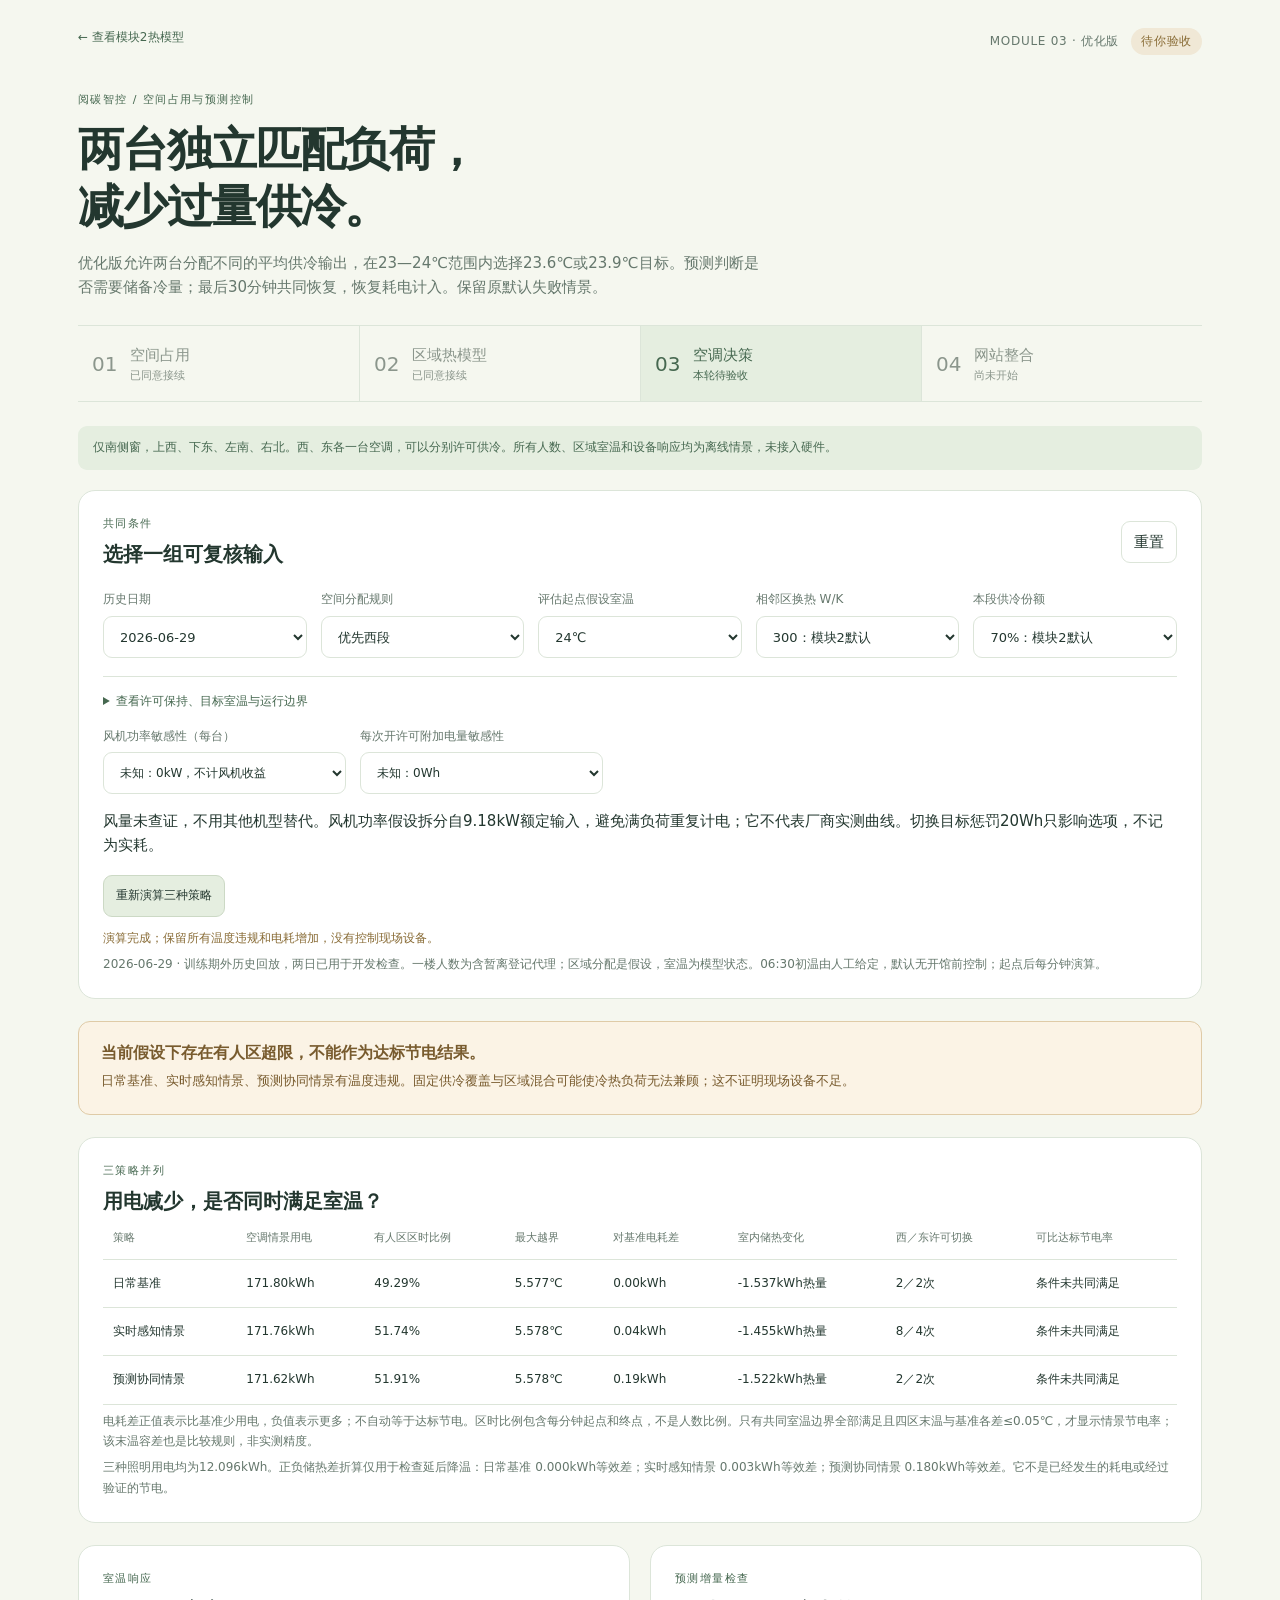
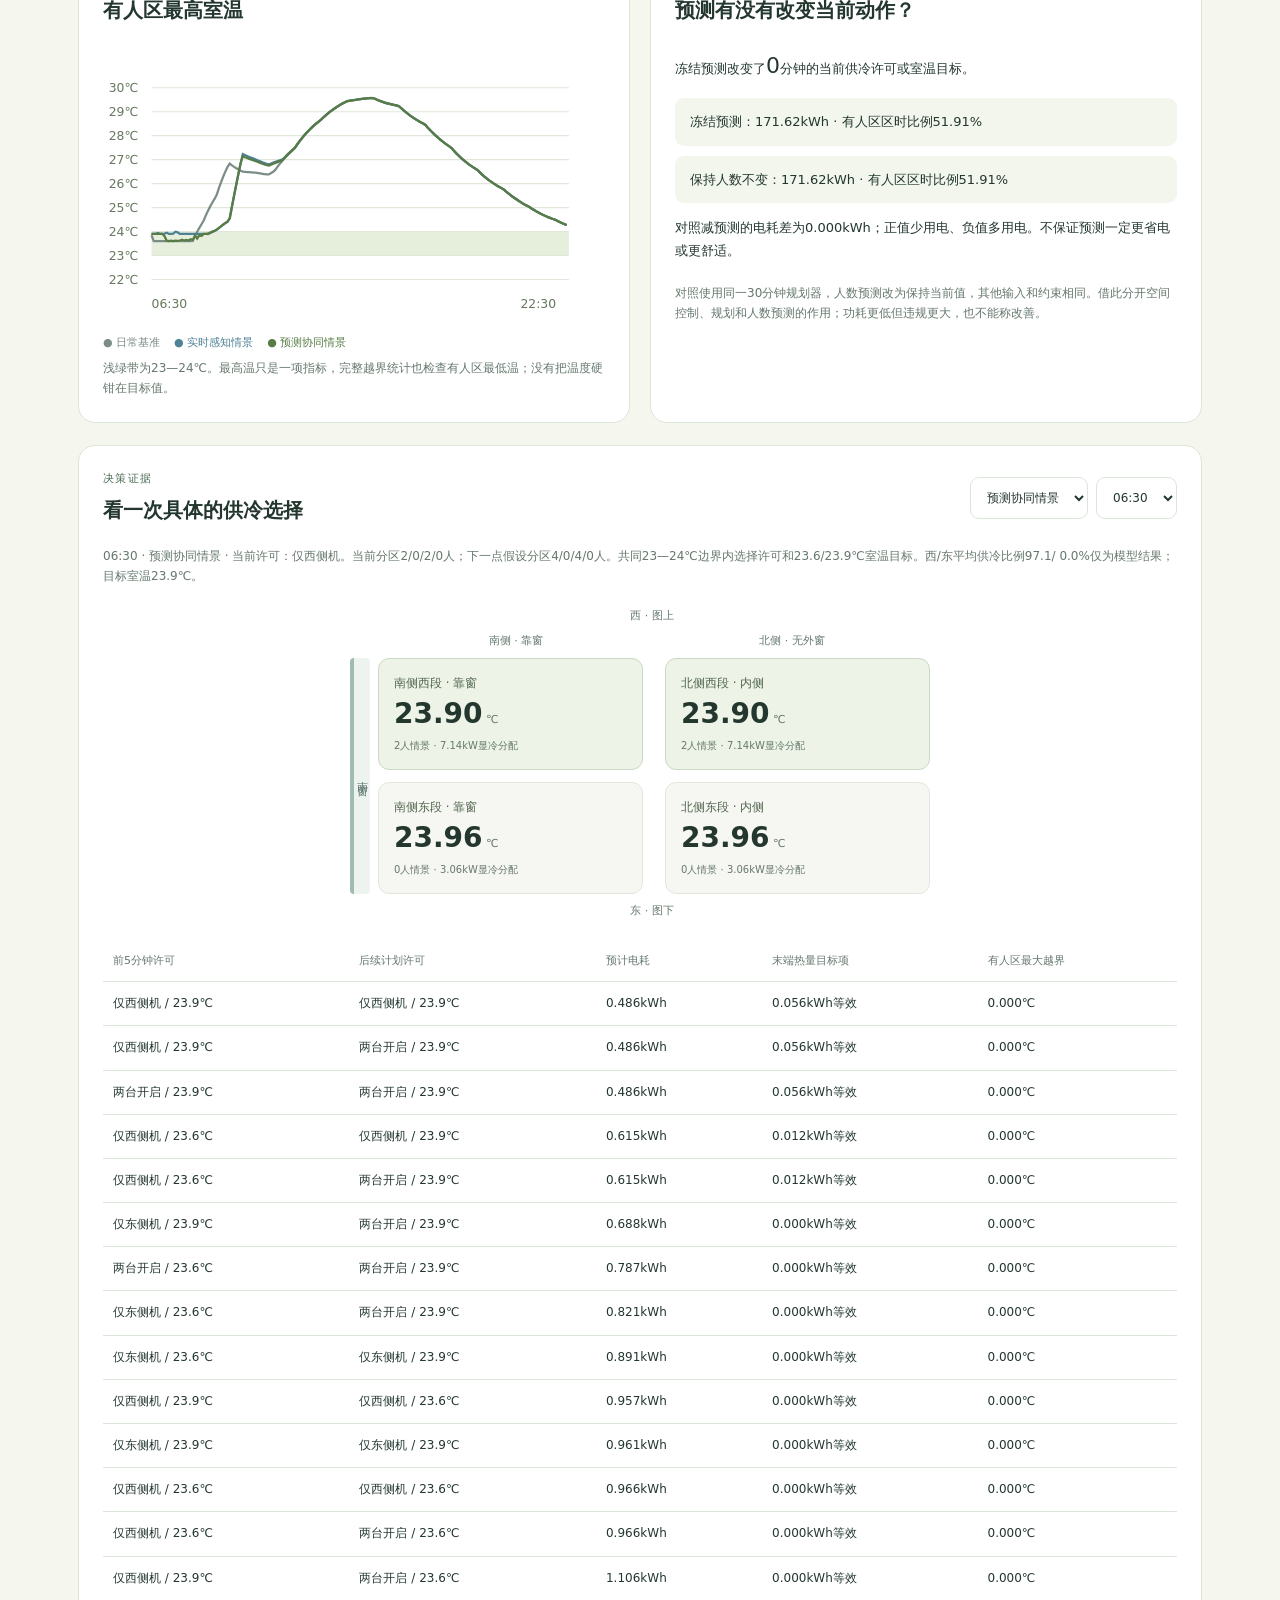
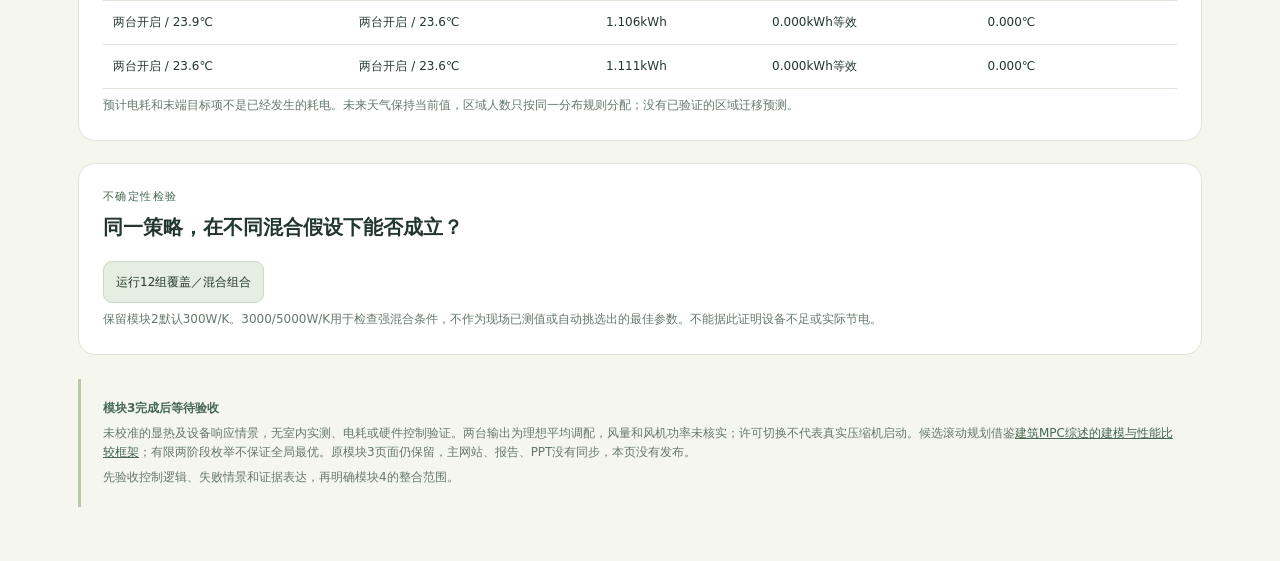
<file: spatial-control-optimized-preview.html>
<!doctype html><html lang="zh-CN"><head><meta charset="utf-8"><meta name="viewport" content="width=device-width,initial-scale=1"><meta name="description" content="阅碳智控模块3：当前占用和冻结预测驱动的三种空调策略，本地情景验收。"><title>阅碳智控 · 空调优化版验收</title><link rel="stylesheet" href="data/spatial-occupancy-panel.css?v=module1-v2-20261013"><link rel="stylesheet" href="data/spatial-thermal-panel.css?v=module2-20261013"><link rel="stylesheet" href="data/spatial-control-panel.css?v=module3-20261013"></head>
<body><main class="spatial-page"><header class="module-header"><a href="spatial-thermal-preview.html">← 查看模块2热模型</a><span>MODULE 03 · 优化版 <b>待你验收</b></span></header>
<section class="intro"><p class="eyebrow">阅碳智控 / 空间占用与预测控制</p><h1>两台独立匹配负荷，<br>减少过量供冷。</h1><p>优化版允许两台分配不同的平均供冷输出，在23—24℃范围内选择23.6℃或23.9℃目标。预测判断是否需要储备冷量；最后30分钟共同恢复，恢复耗电计入。保留原默认失败情景。</p></section>
<ol class="workflow"><li><b>01</b><span>空间占用<small>已同意接续</small></span></li><li><b>02</b><span>区域热模型<small>已同意接续</small></span></li><li class="current"><b>03</b><span>空调决策<small>本轮待验收</small></span></li><li><b>04</b><span>网站整合<small>尚未开始</small></span></li></ol>
<p class="geometry-note">仅南侧窗，上西、下东、左南、右北。西、东各一台空调，可以分别许可供冷。所有人数、区域室温和设备响应均为离线情景，未接入硬件。</p>
<section class="spatial-card"><div class="section-heading"><div><p class="eyebrow">共同条件</p><h2>选择一组可复核输入</h2></div><button id="controlSpatialReset" type="button">重置</button></div><div class="input-grid"><label>历史日期<select id="controlSpatialDate"></select></label><label>空间分配规则<select id="controlSpatialPattern"><option value="uniform">均匀分散</option><option value="window">优先南窗</option><option value="inner">优先北侧</option><option value="west">优先西段</option><option value="east">优先东段</option></select></label><label>评估起点假设室温<select id="controlSpatialInitial"><option value="24">24℃</option><option value="26">26℃</option><option value="28">28℃</option></select></label><label>相邻区换热 W/K<select id="controlSpatialMixing"><option value="300">300：模块2默认</option><option value="1000">1000：较强混合</option><option value="3000">3000：额外诊断</option><option value="5000">5000：额外强混合诊断</option></select></label><label>本段供冷份额<select id="controlSpatialShare"><option value="0.5">50%：同覆盖</option><option value="0.7">70%：模块2默认</option><option value="0.85">85%：方向性更强</option></select></label></div><details><summary>查看许可保持、目标室温与运行边界</summary><div class="request-grid"><label>最小开许可时间<select id="controlSpatialMinOn"><option value="5">5分钟</option><option value="10">10分钟</option><option value="15">15分钟</option></select></label><label>最小关许可时间<select id="controlSpatialMinOff"><option value="5">5分钟</option><option value="10">10分钟</option><option value="15">15分钟</option></select></label></div><p>评估时段假设06:30—22:30，四区共同初温如上；它不是实际设备日志，也没有证明开馆前室温已经达标。默认不提前开机。有人区23—24℃，基准目标室温23.6℃，实时与预测同样可选23.6/23.9℃；空区20—28℃是可放宽边界的假设，不是已测舒适区。</p><p>每5分钟选择两台许可组合与室温目标，按每台独立检查保持时间。设备内部平均供冷按同一理想反馈模型估算，不能把这个比例当真实变频指令，许可切换也不是实测压缩机启停。</p><p>日常基准两台许可且服务全房间；实时和预测只要求有人区保持同一室温范围，空区可放宽。42根灯本模块固定全开，照明用电完全相同。</p></details><div class="request-grid"><label>风机功率敏感性（每台）<select id="optimizedFan"><option value="0">未知：0kW，不计风机收益</option><option value="0.1">假设0.1kW</option><option value="0.3">假设0.3kW</option></select></label><label>每次开许可附加电量敏感性<select id="optimizedStartup"><option value="0">未知：0Wh</option><option value="10">假设10Wh，计入电耗</option><option value="50">假设50Wh，计入电耗</option></select></label></div><p>风量未查证，不用其他机型替代。风机功率假设拆分自9.18kW额定输入，避免满负荷重复计电；它不代表厂商实测曲线。切换目标惩罚20Wh只影响选项，不记为实耗。</p><div class="input-actions"><button id="controlSpatialRun" type="button">重新演算三种策略</button></div><p id="controlSpatialFeedback" class="feedback" role="status"></p><p id="controlSpatialScope" class="scope-note"></p></section>
<section id="controlSpatialVerdict" class="comparison-verdict" aria-live="polite"></section>
<section class="spatial-card"><p class="eyebrow">三策略并列</p><h2>用电减少，是否同时满足室温？</h2><div class="table-wrap"><table><thead><tr><th>策略</th><th>空调情景用电</th><th>有人区区时比例</th><th>最大越界</th><th>对基准电耗差</th><th>室内储热变化</th><th>西／东许可切换</th><th>可比达标节电率</th></tr></thead><tbody id="controlSpatialRows"></tbody></table></div><p class="scope-note">电耗差正值表示比基准少用电，负值表示更多；不自动等于达标节电。区时比例包含每分钟起点和终点，不是人数比例。只有共同室温边界全部满足且四区末温与基准各差≤0.05℃，才显示情景节电率；该末温容差也是比较规则，非实测精度。</p><div id="controlSpatialStorage" class="scope-note"></div></section>
<section class="snapshot-grid"><article class="spatial-card"><p class="eyebrow">室温响应</p><h2>有人区最高室温</h2><div id="controlSpatialChart" class="thermal-chart" role="img" aria-label="三策略有人区最高室温随时间变化"></div><div class="strategy-key"><span>● 日常基准</span><span>● 实时感知情景</span><span>● 预测协同情景</span></div><p class="scope-note">浅绿带为23—24℃。最高温只是一项指标，完整越界统计也检查有人区最低温；没有把温度硬钳在目标值。</p></article><article class="spatial-card"><p class="eyebrow">预测增量检查</p><h2>预测有没有改变当前动作？</h2><div id="controlSpatialAblation" class="ablation-box"></div><p class="scope-note">对照使用同一30分钟规划器，人数预测改为保持当前值，其他输入和约束相同。借此分开空间控制、规划和人数预测的作用；功耗更低但违规更大，也不能称改善。</p></article></section>
<section class="spatial-card"><div class="section-heading"><div><p class="eyebrow">决策证据</p><h2>看一次具体的供冷选择</h2></div><div class="decision-controls"><select id="controlSpatialView"><option value="fixed">日常基准</option><option value="realtime">实时感知情景</option><option value="predictive">预测协同情景</option></select><select id="controlSpatialTime"></select></div></div><p id="controlSpatialDecision" class="scope-note"></p><div id="controlSpatialMapWrap"><div class="map-compass">西 · 图上</div><div class="map-layout"><div class="south-window-rail">南窗</div><div class="map-body"><div class="map-orientation"><span>南侧 · 靠窗</span><span>北侧 · 无外窗</span></div><div id="controlSpatialMap" class="occupancy-map"></div></div></div><div class="map-compass">东 · 图下</div></div><div class="table-wrap"><table><thead><tr><th>前5分钟许可</th><th>后续计划许可</th><th>预计电耗</th><th>末端热量目标项</th><th>有人区最大越界</th></tr></thead><tbody id="controlSpatialCandidates"></tbody></table></div><p class="scope-note">预计电耗和末端目标项不是已经发生的耗电。未来天气保持当前值，区域人数只按同一分布规则分配；没有已验证的区域迁移预测。</p></section>
<section class="spatial-card sensitivity-card"><p class="eyebrow">不确定性检验</p><h2>同一策略，在不同混合假设下能否成立？</h2><div class="input-actions"><button id="controlSpatialSensitivity" type="button">运行12组覆盖／混合组合</button></div><div id="controlSpatialSensitivityResult" class="scope-note" aria-live="polite"></div><p class="scope-note">保留模块2默认300W/K。3000/5000W/K用于检查强混合条件，不作为现场已测值或自动挑选出的最佳参数。不能据此证明设备不足或实际节电。</p></section>
<footer class="approval-note"><strong>模块3完成后等待验收</strong><p>未校准的显热及设备响应情景，无室内实测、电耗或硬件控制验证。两台输出为理想平均调配，风量和风机功率未核实；许可切换不代表真实压缩机启动。候选滚动规划借鉴<a href="https://eta-publications.lbl.gov/publications/all-you-need-know-about-model" target="_blank" rel="noopener">建筑MPC综述的建模与性能比较框架</a>；有限两阶段枚举不保证全局最优。原模块3页面仍保留，主网站、报告、PPT没有同步，本页没有发布。</p><p>先验收控制逻辑、失败情景和证据表达，再明确模块4的整合范围。</p></footer>
</main><script src="data/building-inputs.js?v=module3-20261013"></script><script src="data/reservation-model.js?v=module3-20261013"></script><script src="data/reservation-profile.js?v=module3-20261013"></script><script src="data/environment-dataset.js?v=module3-20261013"></script><script src="data/spatial-occupancy-model.js?v=module1-v2-20261013"></script><script src="data/spatial-thermal-model.js?v=module2-20261013"></script><script src="data/spatial-control-model.js?v=module3-20261013"></script><script src="data/spatial-control-optimized.js?v=optimization-20261013"></script><script src="data/spatial-control-optimized-panel.js?v=optimization-20261013"></script></body></html>
</file>
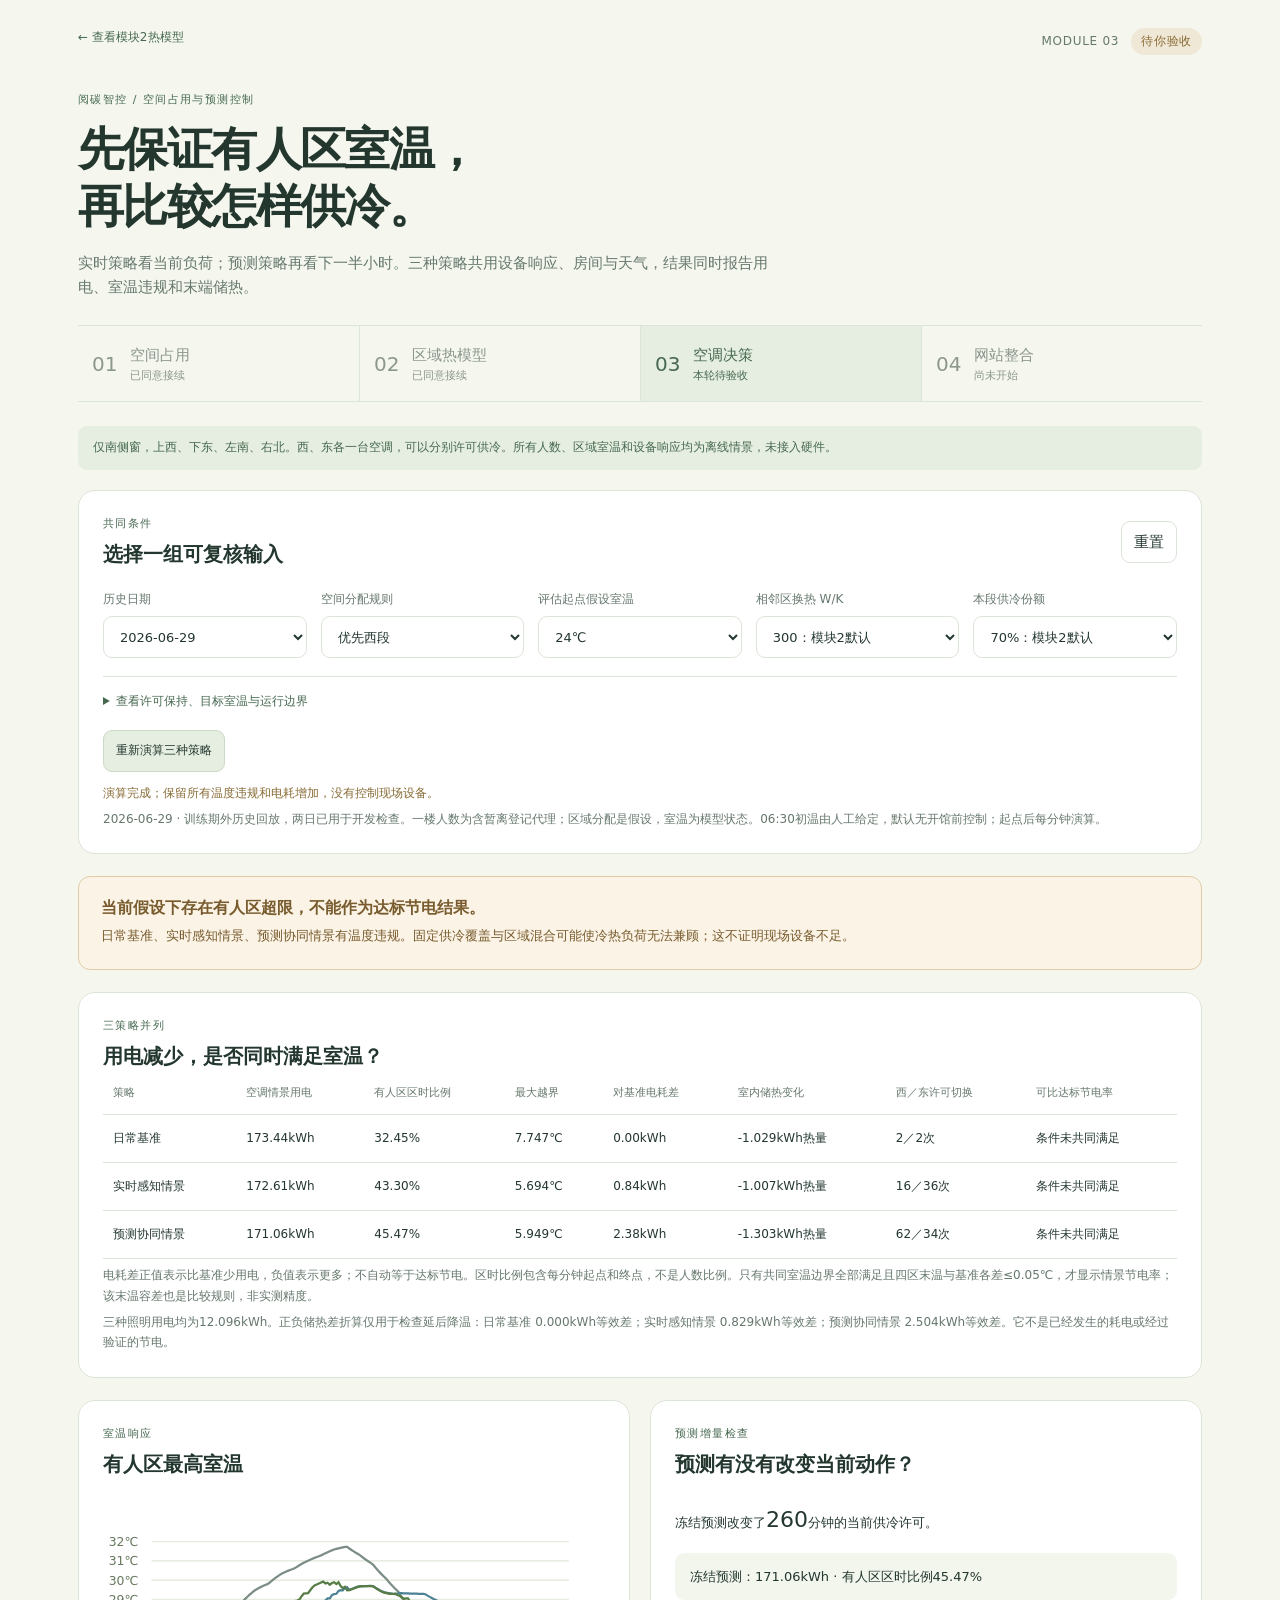
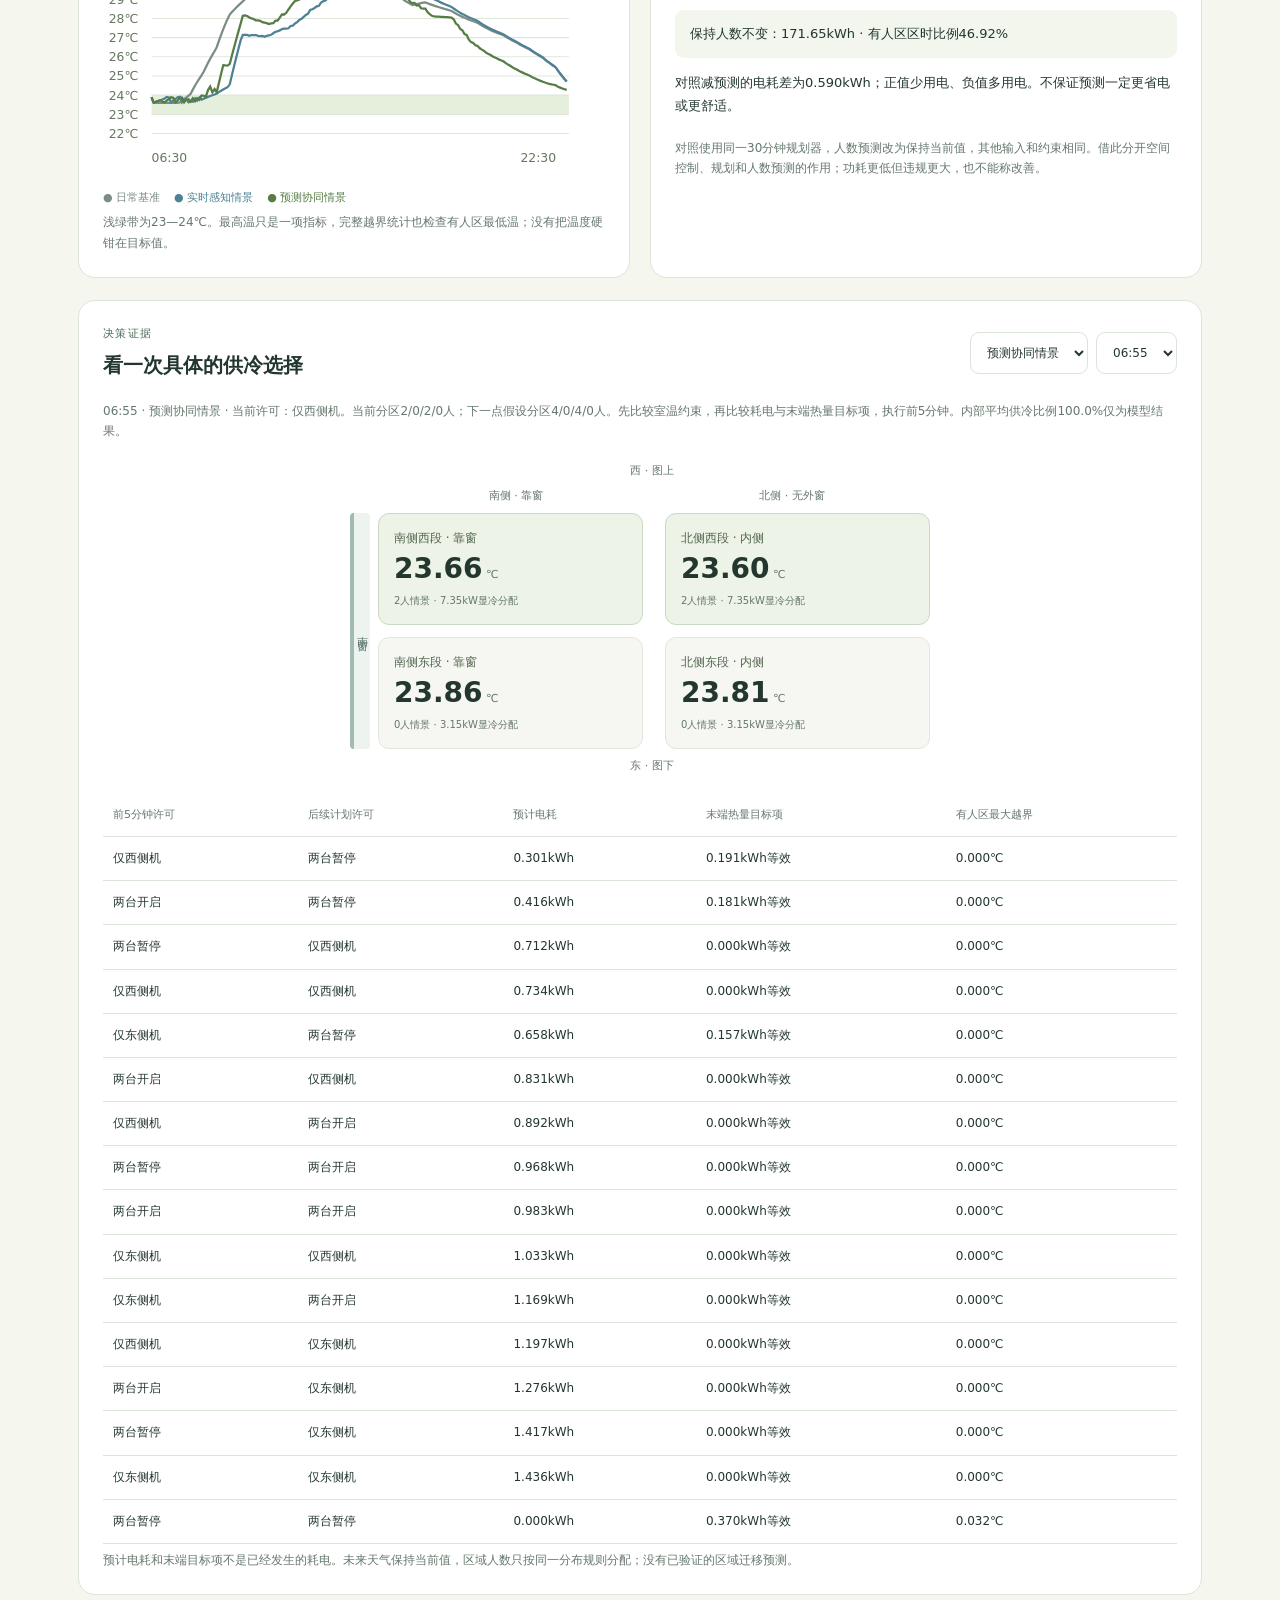
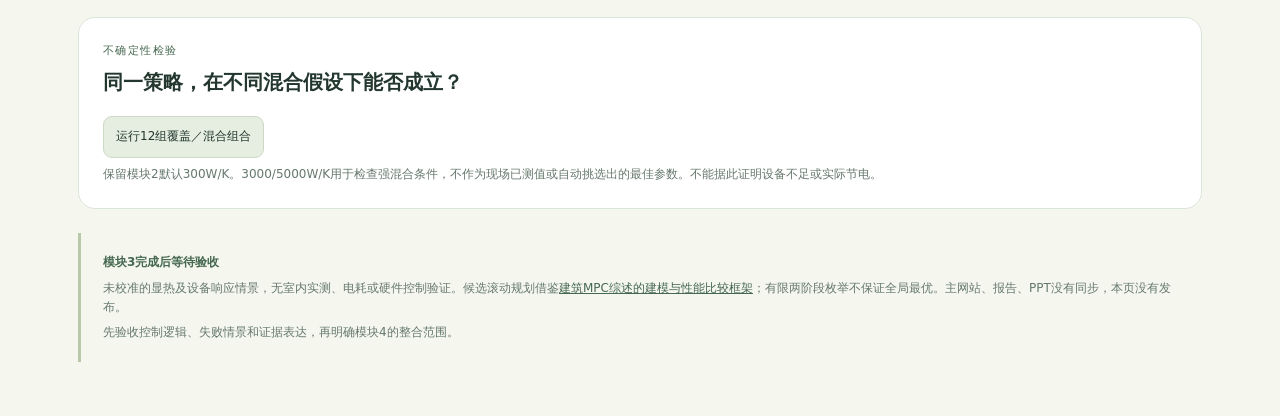
<file: spatial-control-preview.html>
<!doctype html><html lang="zh-CN"><head><meta charset="utf-8"><meta name="viewport" content="width=device-width,initial-scale=1"><meta name="description" content="阅碳智控模块3：当前占用和冻结预测驱动的三种空调策略，本地情景验收。"><title>阅碳智控 · 空间空调策略验收</title><link rel="stylesheet" href="data/spatial-occupancy-panel.css?v=module1-v2-20261013"><link rel="stylesheet" href="data/spatial-thermal-panel.css?v=module2-20261013"><link rel="stylesheet" href="data/spatial-control-panel.css?v=module3-20261013"></head>
<body><main class="spatial-page"><header class="module-header"><a href="spatial-thermal-preview.html">← 查看模块2热模型</a><span>MODULE 03 <b>待你验收</b></span></header>
<section class="intro"><p class="eyebrow">阅碳智控 / 空间占用与预测控制</p><h1>先保证有人区室温，<br>再比较怎样供冷。</h1><p>实时策略看当前负荷；预测策略再看下一半小时。三种策略共用设备响应、房间与天气，结果同时报告用电、室温违规和末端储热。</p></section>
<ol class="workflow"><li><b>01</b><span>空间占用<small>已同意接续</small></span></li><li><b>02</b><span>区域热模型<small>已同意接续</small></span></li><li class="current"><b>03</b><span>空调决策<small>本轮待验收</small></span></li><li><b>04</b><span>网站整合<small>尚未开始</small></span></li></ol>
<p class="geometry-note">仅南侧窗，上西、下东、左南、右北。西、东各一台空调，可以分别许可供冷。所有人数、区域室温和设备响应均为离线情景，未接入硬件。</p>
<section class="spatial-card"><div class="section-heading"><div><p class="eyebrow">共同条件</p><h2>选择一组可复核输入</h2></div><button id="controlSpatialReset" type="button">重置</button></div><div class="input-grid"><label>历史日期<select id="controlSpatialDate"></select></label><label>空间分配规则<select id="controlSpatialPattern"><option value="uniform">均匀分散</option><option value="window">优先南窗</option><option value="inner">优先北侧</option><option value="west">优先西段</option><option value="east">优先东段</option></select></label><label>评估起点假设室温<select id="controlSpatialInitial"><option value="24">24℃</option><option value="26">26℃</option><option value="28">28℃</option></select></label><label>相邻区换热 W/K<select id="controlSpatialMixing"><option value="300">300：模块2默认</option><option value="1000">1000：较强混合</option><option value="3000">3000：额外诊断</option><option value="5000">5000：额外强混合诊断</option></select></label><label>本段供冷份额<select id="controlSpatialShare"><option value="0.5">50%：同覆盖</option><option value="0.7">70%：模块2默认</option><option value="0.85">85%：方向性更强</option></select></label></div><details><summary>查看许可保持、目标室温与运行边界</summary><div class="request-grid"><label>最小开许可时间<select id="controlSpatialMinOn"><option value="5">5分钟</option><option value="10">10分钟</option><option value="15">15分钟</option></select></label><label>最小关许可时间<select id="controlSpatialMinOff"><option value="5">5分钟</option><option value="10">10分钟</option><option value="15">15分钟</option></select></label></div><p>评估时段假设06:30—22:30，四区共同初温如上；它不是实际设备日志，也没有证明开馆前室温已经达标。默认不提前开机。有人区23—24℃，共同目标室温23.6℃；空区20—28℃是可放宽边界的假设，不是已测舒适区。</p><p>每5分钟选择两台许可组合，按每台独立检查保持时间。设备内部平均供冷按同一理想反馈模型估算，不能把这个比例当真实变频指令，许可切换也不是实测压缩机启停。</p><p>日常基准两台许可且服务全房间；实时和预测只要求有人区保持同一室温范围，空区可放宽。42根灯本模块固定全开，照明用电完全相同。</p></details><div class="input-actions"><button id="controlSpatialRun" type="button">重新演算三种策略</button></div><p id="controlSpatialFeedback" class="feedback" role="status"></p><p id="controlSpatialScope" class="scope-note"></p></section>
<section id="controlSpatialVerdict" class="comparison-verdict" aria-live="polite"></section>
<section class="spatial-card"><p class="eyebrow">三策略并列</p><h2>用电减少，是否同时满足室温？</h2><div class="table-wrap"><table><thead><tr><th>策略</th><th>空调情景用电</th><th>有人区区时比例</th><th>最大越界</th><th>对基准电耗差</th><th>室内储热变化</th><th>西／东许可切换</th><th>可比达标节电率</th></tr></thead><tbody id="controlSpatialRows"></tbody></table></div><p class="scope-note">电耗差正值表示比基准少用电，负值表示更多；不自动等于达标节电。区时比例包含每分钟起点和终点，不是人数比例。只有共同室温边界全部满足且四区末温与基准各差≤0.05℃，才显示情景节电率；该末温容差也是比较规则，非实测精度。</p><div id="controlSpatialStorage" class="scope-note"></div></section>
<section class="snapshot-grid"><article class="spatial-card"><p class="eyebrow">室温响应</p><h2>有人区最高室温</h2><div id="controlSpatialChart" class="thermal-chart" role="img" aria-label="三策略有人区最高室温随时间变化"></div><div class="strategy-key"><span>● 日常基准</span><span>● 实时感知情景</span><span>● 预测协同情景</span></div><p class="scope-note">浅绿带为23—24℃。最高温只是一项指标，完整越界统计也检查有人区最低温；没有把温度硬钳在目标值。</p></article><article class="spatial-card"><p class="eyebrow">预测增量检查</p><h2>预测有没有改变当前动作？</h2><div id="controlSpatialAblation" class="ablation-box"></div><p class="scope-note">对照使用同一30分钟规划器，人数预测改为保持当前值，其他输入和约束相同。借此分开空间控制、规划和人数预测的作用；功耗更低但违规更大，也不能称改善。</p></article></section>
<section class="spatial-card"><div class="section-heading"><div><p class="eyebrow">决策证据</p><h2>看一次具体的供冷选择</h2></div><div class="decision-controls"><select id="controlSpatialView"><option value="fixed">日常基准</option><option value="realtime">实时感知情景</option><option value="predictive">预测协同情景</option></select><select id="controlSpatialTime"></select></div></div><p id="controlSpatialDecision" class="scope-note"></p><div id="controlSpatialMapWrap"><div class="map-compass">西 · 图上</div><div class="map-layout"><div class="south-window-rail">南窗</div><div class="map-body"><div class="map-orientation"><span>南侧 · 靠窗</span><span>北侧 · 无外窗</span></div><div id="controlSpatialMap" class="occupancy-map"></div></div></div><div class="map-compass">东 · 图下</div></div><div class="table-wrap"><table><thead><tr><th>前5分钟许可</th><th>后续计划许可</th><th>预计电耗</th><th>末端热量目标项</th><th>有人区最大越界</th></tr></thead><tbody id="controlSpatialCandidates"></tbody></table></div><p class="scope-note">预计电耗和末端目标项不是已经发生的耗电。未来天气保持当前值，区域人数只按同一分布规则分配；没有已验证的区域迁移预测。</p></section>
<section class="spatial-card sensitivity-card"><p class="eyebrow">不确定性检验</p><h2>同一策略，在不同混合假设下能否成立？</h2><div class="input-actions"><button id="controlSpatialSensitivity" type="button">运行12组覆盖／混合组合</button></div><div id="controlSpatialSensitivityResult" class="scope-note" aria-live="polite"></div><p class="scope-note">保留模块2默认300W/K。3000/5000W/K用于检查强混合条件，不作为现场已测值或自动挑选出的最佳参数。不能据此证明设备不足或实际节电。</p></section>
<footer class="approval-note"><strong>模块3完成后等待验收</strong><p>未校准的显热及设备响应情景，无室内实测、电耗或硬件控制验证。候选滚动规划借鉴<a href="https://eta-publications.lbl.gov/publications/all-you-need-know-about-model" target="_blank" rel="noopener">建筑MPC综述的建模与性能比较框架</a>；有限两阶段枚举不保证全局最优。主网站、报告、PPT没有同步，本页没有发布。</p><p>先验收控制逻辑、失败情景和证据表达，再明确模块4的整合范围。</p></footer>
</main><script src="data/building-inputs.js?v=module3-20261013"></script><script src="data/reservation-model.js?v=module3-20261013"></script><script src="data/reservation-profile.js?v=module3-20261013"></script><script src="data/environment-dataset.js?v=module3-20261013"></script><script src="data/spatial-occupancy-model.js?v=module1-v2-20261013"></script><script src="data/spatial-thermal-model.js?v=module2-20261013"></script><script src="data/spatial-control-model.js?v=module3-20261013"></script><script src="data/spatial-control-panel.js?v=module3-20261013"></script></body></html>
</file>
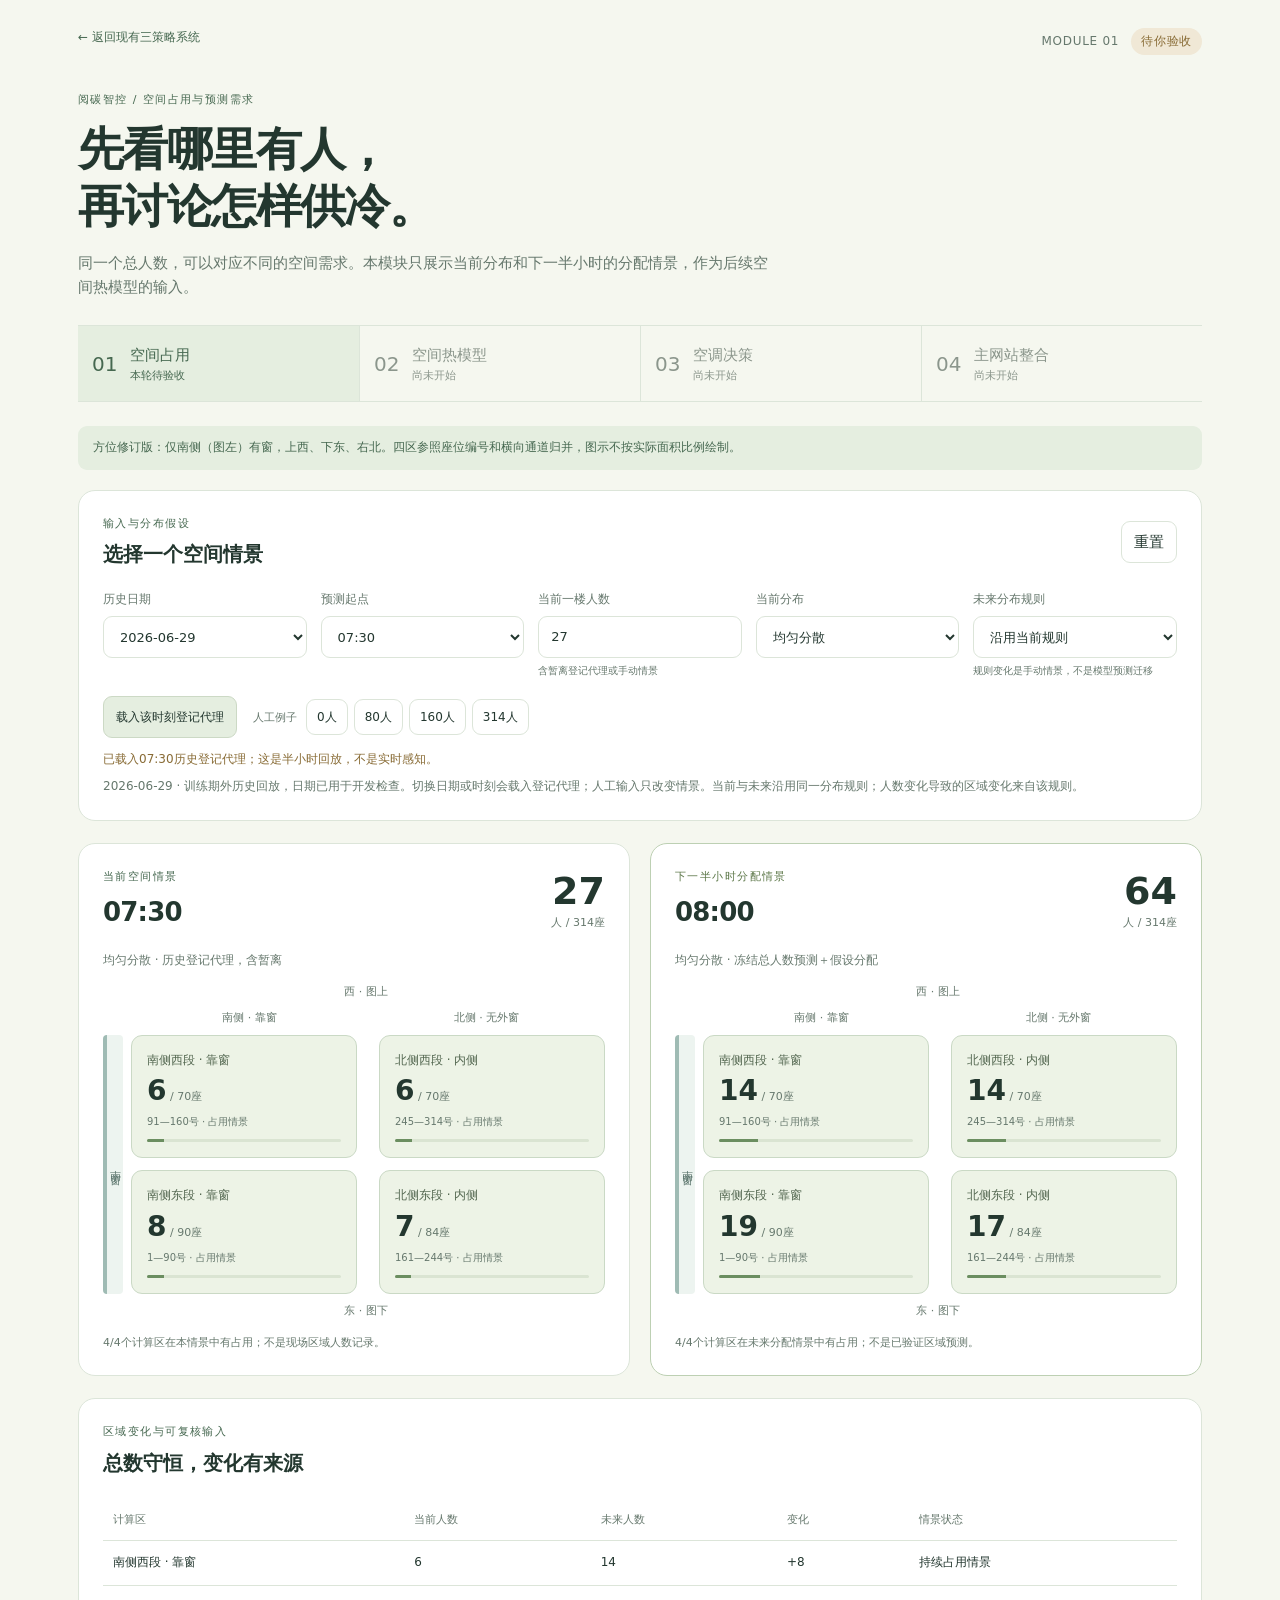
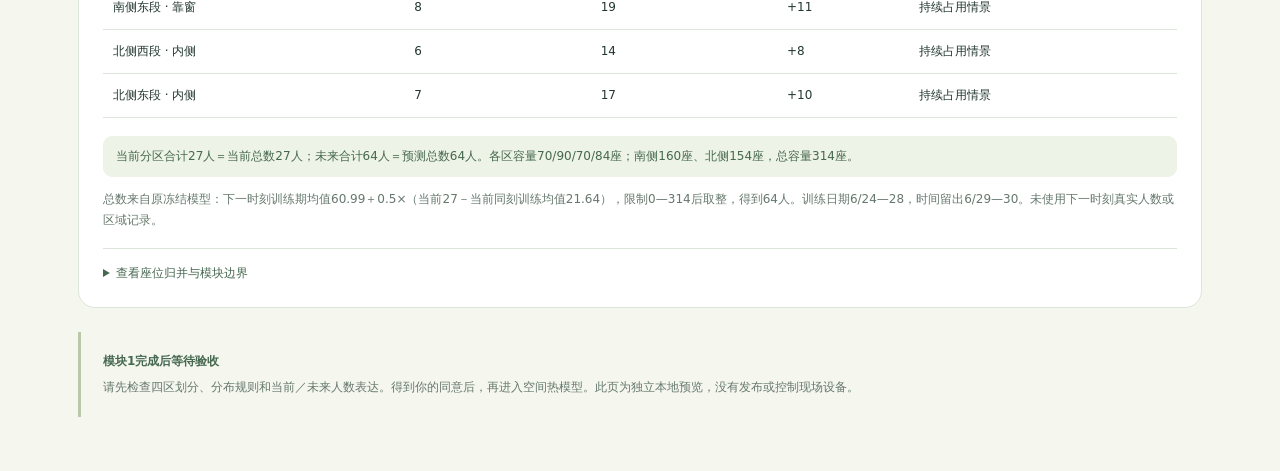
<file: spatial-occupancy-preview.html>
<!doctype html>
<html lang="zh-CN">
<head>
  <meta charset="utf-8">
  <meta name="viewport" content="width=device-width, initial-scale=1">
  <meta name="description" content="阅碳智控模块1：当前与未来空间占用情景，待验收的独立本地预览。">
  <title>阅碳智控 · 空间占用模块验收</title>
  <link rel="stylesheet" href="data/spatial-occupancy-panel.css?v=module1-v2-20261013">
</head>
<body>
  <main class="spatial-page">
    <header class="module-header"><a href="index.html#controlComparison">← 返回现有三策略系统</a><span>MODULE 01 <b>待你验收</b></span></header>
    <section class="intro"><p class="eyebrow">阅碳智控 / 空间占用与预测需求</p><h1>先看哪里有人，<br>再讨论怎样供冷。</h1><p>同一个总人数，可以对应不同的空间需求。本模块只展示当前分布和下一半小时的分配情景，作为后续空间热模型的输入。</p></section>
    <ol class="workflow" aria-label="分模块进度"><li class="current"><b>01</b><span>空间占用<small>本轮待验收</small></span></li><li><b>02</b><span>空间热模型<small>尚未开始</small></span></li><li><b>03</b><span>空调决策<small>尚未开始</small></span></li><li><b>04</b><span>主网站整合<small>尚未开始</small></span></li></ol>
    <p class="geometry-note">方位修订版：仅南侧（图左）有窗，上西、下东、右北。四区参照座位编号和横向通道归并，图示不按实际面积比例绘制。</p>
    <section class="spatial-card inputs" aria-labelledby="inputHeading"><div class="section-heading"><div><p class="eyebrow">输入与分布假设</p><h2 id="inputHeading">选择一个空间情景</h2></div><button id="spatialReset" type="button">重置</button></div>
      <div class="input-grid"><label>历史日期<select id="spatialDate"></select></label><label>预测起点<select id="spatialTime"></select></label><label>当前一楼人数<input id="spatialPeople" type="number" min="0" max="314" step="1" inputmode="numeric"><small>含暂离登记代理或手动情景</small></label><label>当前分布<select id="spatialPattern"><option value="uniform">均匀分散</option><option value="window">优先南侧靠窗（图左）</option><option value="inner">优先北侧内侧（图右）</option><option value="west">优先西段（图上）</option><option value="east">优先东段（图下）</option></select></label><label>未来分布规则<select id="spatialFuturePattern"><option value="same">沿用当前规则</option><option value="uniform">手动指定：均匀分散</option><option value="window">手动指定：南侧靠窗</option><option value="inner">手动指定：北侧内侧</option><option value="west">手动指定：西段</option><option value="east">手动指定：东段</option></select><small>规则变化是手动情景，不是模型预测迁移</small></label></div>
      <div class="input-actions"><button id="spatialLoadHistory" type="button">载入该时刻登记代理</button><div class="example-buttons" aria-label="人工人数例子"><span>人工例子</span><button type="button" data-spatial-people="0">0人</button><button type="button" data-spatial-people="80">80人</button><button type="button" data-spatial-people="160">160人</button><button type="button" data-spatial-people="314">314人</button></div></div>
      <p id="spatialInputFeedback" class="feedback" role="status"></p><p id="spatialDataScope" class="scope-note"></p>
    </section>
    <section class="snapshot-grid" aria-label="当前与未来分布"><article class="spatial-card snapshot"><div class="snapshot-heading"><div><p class="eyebrow">当前空间情景</p><h2 id="spatialCurrentTime">—</h2></div><div class="people-total"><strong id="spatialCurrentTotal">—</strong><span>人 / 314座</span></div></div><p id="spatialCurrentLabel" class="map-label"></p><div class="map-compass">西 · 图上</div><div class="map-layout"><div class="south-window-rail">南窗</div><div class="map-body"><div class="map-orientation"><span>南侧 · 靠窗</span><span>北侧 · 无外窗</span></div><div id="spatialCurrentMap" class="occupancy-map"></div></div></div><div class="map-compass">东 · 图下</div><p id="spatialCurrentOccupied" class="map-foot"></p></article>
      <article class="spatial-card snapshot future"><div class="snapshot-heading"><div><p class="eyebrow">下一半小时分配情景</p><h2 id="spatialFutureTime">—</h2></div><div class="people-total"><strong id="spatialFutureTotal">—</strong><span id="spatialFutureUnit">人 / 314座</span></div></div><p id="spatialFutureLabel" class="map-label"></p><div class="map-compass">西 · 图上</div><div class="map-layout"><div class="south-window-rail">南窗</div><div class="map-body"><div class="map-orientation"><span>南侧 · 靠窗</span><span>北侧 · 无外窗</span></div><div id="spatialFutureMap" class="occupancy-map"></div></div></div><div class="map-compass">东 · 图下</div><p id="spatialFutureOccupied" class="map-foot"></p></article></section>
    <section class="spatial-card changes" aria-labelledby="changeHeading"><div class="section-heading"><div><p class="eyebrow">区域变化与可复核输入</p><h2 id="changeHeading">总数守恒，变化有来源</h2></div></div><div class="table-wrap"><table><thead><tr><th scope="col">计算区</th><th scope="col">当前人数</th><th scope="col">未来人数</th><th scope="col">变化</th><th scope="col">情景状态</th></tr></thead><tbody id="spatialChangeRows"></tbody></table></div><p id="spatialConservation" class="conservation"></p><p id="spatialForecastMethod" class="scope-note"></p><details><summary>查看座位归并与模块边界</summary><p>按座位图的编号范围和较宽横向通道归并：南侧西段91—160号（70座），南侧东段1—90号（90座）；北侧西段245—314号（70座），北侧东段161—244号（84座）。南侧合计160座，北侧154座，合计314座。</p><p>仅南侧有外窗。四区是同一开放房间的计算分组，各区面积未知；房间约378㎡仍为未实测假设。旧69/88分组及81/108㎡分配已撤回，本模块不套用照明分组或声称灯位对应已核实。</p><p>两台空调已确认位于南窗侧，朝北侧送风，可以分别开启；沿窗墙的准确位置和覆盖尚未核实。</p><p>当前与未来区域人数按规则分配，空区标记不证明现场无人。本模块尚不计算区域温度、空调动作、用电或节电。</p><p>后续室温要求只约束有人区域23—24℃，空区可放宽；空区上限、交叉供冷和区域换热待下一模块明确。现有主网站尚未同步此次方位修订。</p></details></section>
    <footer class="approval-note"><strong>模块1完成后等待验收</strong><p>请先检查四区划分、分布规则和当前／未来人数表达。得到你的同意后，再进入空间热模型。此页为独立本地预览，没有发布或控制现场设备。</p></footer>
  </main>
  <script src="data/reservation-model.js?v=module1-20261013"></script>
  <script src="data/reservation-profile.js?v=module1-20261013"></script>
  <script src="data/environment-dataset.js?v=module1-20261013"></script>
  <script src="data/spatial-occupancy-model.js?v=module1-v2-20261013"></script>
  <script src="data/spatial-occupancy-panel.js?v=module1-v2-20261013"></script>
</body>
</html>
</file>
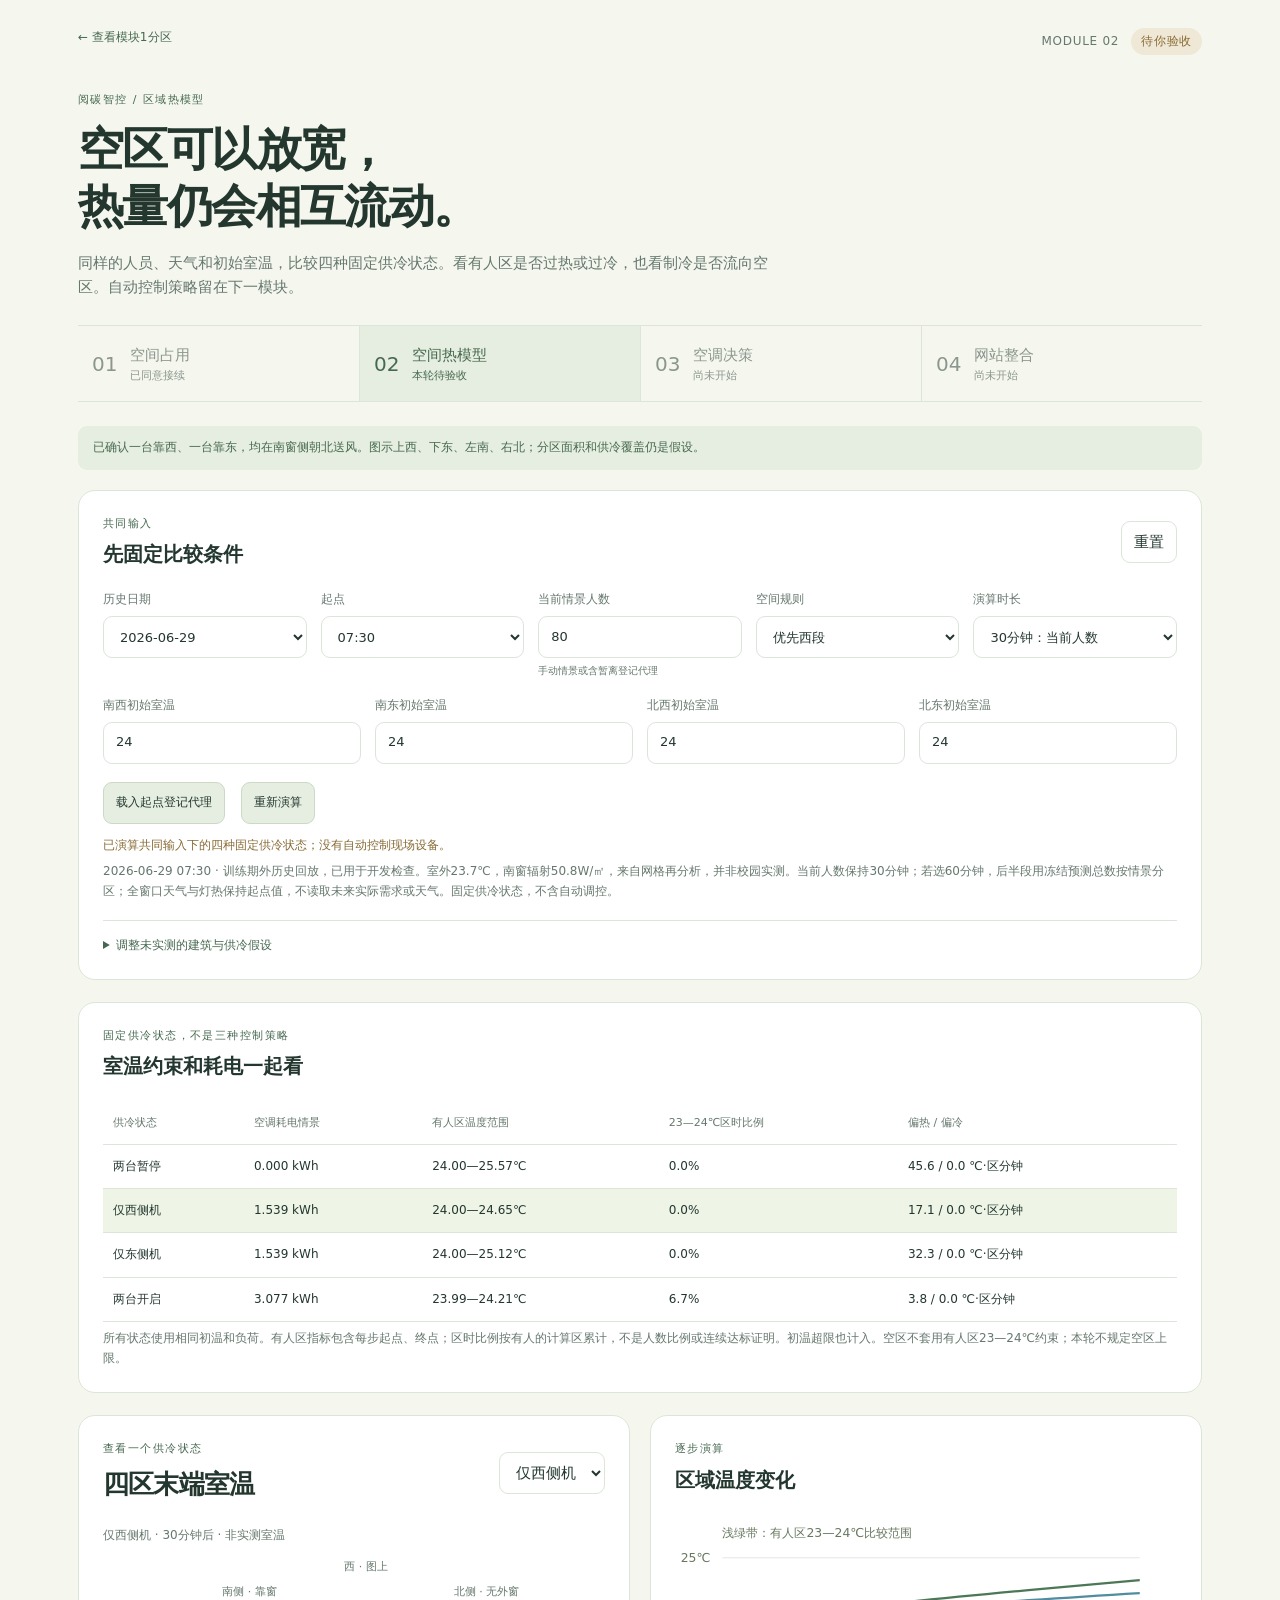
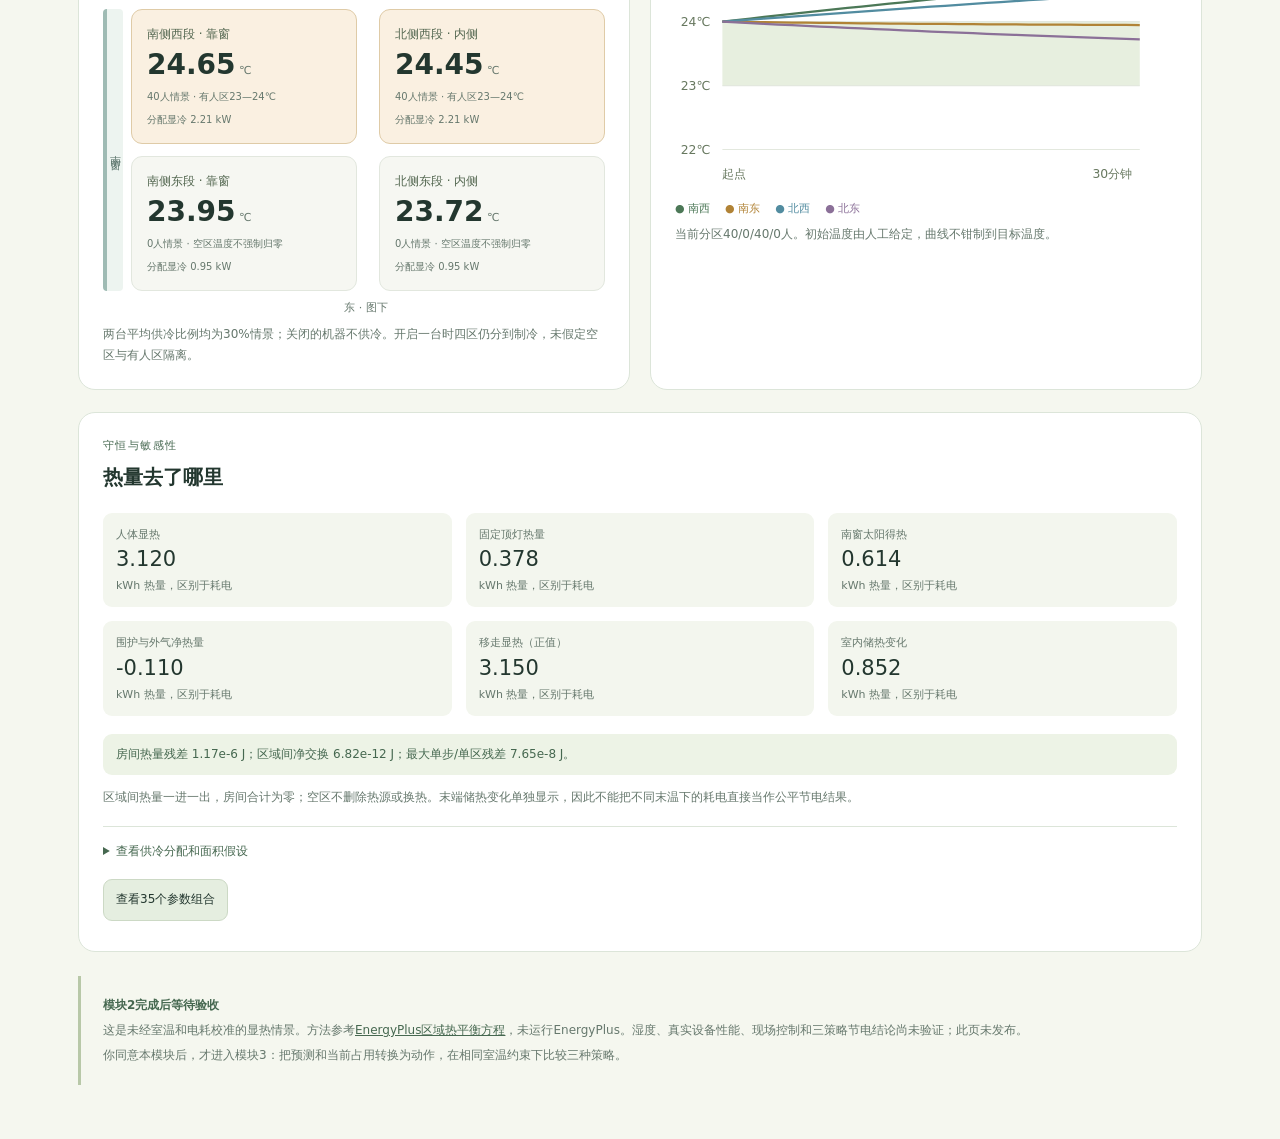
<file: spatial-thermal-preview.html>
<!doctype html>
<html lang="zh-CN">
<head>
  <meta charset="utf-8"><meta name="viewport" content="width=device-width, initial-scale=1">
  <meta name="description" content="阅碳智控模块2：四区显热、交叉供冷与能量守恒的本地情景验收。">
  <title>阅碳智控 · 空间热模型验收</title>
  <link rel="stylesheet" href="data/spatial-occupancy-panel.css?v=module1-v2-20261013">
  <link rel="stylesheet" href="data/spatial-thermal-panel.css?v=module2-20261013">
</head>
<body><main class="spatial-page">
  <header class="module-header"><a href="spatial-occupancy-preview.html">← 查看模块1分区</a><span>MODULE 02 <b>待你验收</b></span></header>
  <section class="intro"><p class="eyebrow">阅碳智控 / 区域热模型</p><h1>空区可以放宽，<br>热量仍会相互流动。</h1><p>同样的人员、天气和初始室温，比较四种固定供冷状态。看有人区是否过热或过冷，也看制冷是否流向空区。自动控制策略留在下一模块。</p></section>
  <ol class="workflow" aria-label="分模块进度"><li><b>01</b><span>空间占用<small>已同意接续</small></span></li><li class="current"><b>02</b><span>空间热模型<small>本轮待验收</small></span></li><li><b>03</b><span>空调决策<small>尚未开始</small></span></li><li><b>04</b><span>网站整合<small>尚未开始</small></span></li></ol>
  <p class="geometry-note">已确认一台靠西、一台靠东，均在南窗侧朝北送风。图示上西、下东、左南、右北；分区面积和供冷覆盖仍是假设。</p>
  <section class="spatial-card"><div class="section-heading"><div><p class="eyebrow">共同输入</p><h2>先固定比较条件</h2></div><button id="thermalReset" type="button">重置</button></div>
    <div class="input-grid"><label>历史日期<select id="thermalDate"></select></label><label>起点<select id="thermalTime"></select></label><label>当前情景人数<input id="thermalPeople" type="number" min="0" max="314" step="1"><small>手动情景或含暂离登记代理</small></label><label>空间规则<select id="thermalPattern"><option value="uniform">均匀分散</option><option value="window">优先南侧靠窗</option><option value="inner">优先北侧内侧</option><option value="west">优先西段</option><option value="east">优先东段</option></select></label><label>演算时长<select id="thermalDuration"><option value="30">30分钟：当前人数</option><option value="60">60分钟：后半段用预测人数</option></select></label></div>
    <div class="initial-grid"><label>南西初始室温<input id="thermalT0" type="number" min="10" max="45" step="0.1"></label><label>南东初始室温<input id="thermalT1" type="number" min="10" max="45" step="0.1"></label><label>北西初始室温<input id="thermalT2" type="number" min="10" max="45" step="0.1"></label><label>北东初始室温<input id="thermalT3" type="number" min="10" max="45" step="0.1"></label></div>
    <div class="input-actions"><button id="thermalLoadHistory" type="button">载入起点登记代理</button><button id="thermalRun" type="button">重新演算</button></div><p id="thermalFeedback" class="feedback" role="status"></p><p id="thermalScope" class="scope-note"></p>
    <details><summary>调整未实测的建筑与供冷假设</summary><div class="assumption-grid"><label>本段供冷份额<select id="thermalShare"><option value="0.5">50%：两台同覆盖</option><option value="0.7">70%：偏向本段</option><option value="0.85">85%：较强方向性</option></select></label><label>相邻区换热 W/K<select id="thermalMixing"><option value="50">50：较弱</option><option value="300">300：中等情景</option><option value="1000">1000：较强</option></select></label><label>等效热容倍率<select id="thermalMass"><option value="5">5倍空气热容</option><option value="10">10倍空气热容</option><option value="20">20倍空气热容</option></select></label><label>南侧面积比例<select id="thermalSouthArea"><option value="0.4">40%</option><option value="0.5">50%</option><option value="0.6">60%</option></select></label><label>西段面积比例<select id="thermalWestArea"><option value="0.4">40%</option><option value="0.5">50%</option><option value="0.6">60%</option></select></label><label>开启机平均供冷比例<input id="thermalFraction" type="number" min="0" max="1" step="0.05"><small>0—1情景系数，非实际变频指令</small></label></div><p>默认各区94.5㎡是假设均分，与座位容量不同；模块1中的实测区域面积仍为未知。南窗得热暂按西东各半；42根灯固定全开。高度3.5m、渗透0.5次/h、显热比0.75等沿用既有假设。</p></details>
  </section>
  <section class="spatial-card thermal-compare"><div class="section-heading"><div><p class="eyebrow">固定供冷状态，不是三种控制策略</p><h2>室温约束和耗电一起看</h2></div></div><div class="table-wrap"><table><thead><tr><th>供冷状态</th><th>空调耗电情景</th><th>有人区温度范围</th><th>23—24℃区时比例</th><th>偏热 / 偏冷</th></tr></thead><tbody id="thermalModeRows"></tbody></table></div><p class="scope-note">所有状态使用相同初温和负荷。有人区指标包含每步起点、终点；区时比例按有人的计算区累计，不是人数比例或连续达标证明。初温超限也计入。空区不套用有人区23—24℃约束；本轮不规定空区上限。</p></section>
  <section class="snapshot-grid"><article class="spatial-card snapshot"><div class="section-heading"><div><p class="eyebrow">查看一个供冷状态</p><h2>四区末端室温</h2></div><select id="thermalView"><option value="off">两台暂停</option><option value="west">仅西侧机</option><option value="east">仅东侧机</option><option value="both">两台开启</option></select></div><p id="thermalMapLabel" class="map-label"></p><div class="map-compass">西 · 图上</div><div class="map-layout"><div class="south-window-rail">南窗</div><div class="map-body"><div class="map-orientation"><span>南侧 · 靠窗</span><span>北侧 · 无外窗</span></div><div id="thermalMap" class="occupancy-map"></div></div></div><div class="map-compass">东 · 图下</div><p id="thermalCoolingNote" class="scope-note"></p></article>
    <article class="spatial-card"><p class="eyebrow">逐步演算</p><h2>区域温度变化</h2><div id="thermalChart" class="thermal-chart" role="img" aria-label="四区情景室温随时间变化"></div><div class="chart-key"><span>● 南西</span><span>● 南东</span><span>● 北西</span><span>● 北东</span></div><p id="thermalChartNote" class="scope-note"></p></article></section>
  <section class="spatial-card"><p class="eyebrow">守恒与敏感性</p><h2>热量去了哪里</h2><div id="thermalLedger" class="ledger-grid"></div><p id="thermalResidual" class="conservation"></p><p class="scope-note">区域间热量一进一出，房间合计为零；空区不删除热源或换热。末端储热变化单独显示，因此不能把不同末温下的耗电直接当作公平节电结果。</p><details><summary>查看供冷分配和面积假设</summary><div class="table-wrap"><table><thead><tr><th>区域</th><th>假设面积</th><th>南窗面积</th><th>西机供冷份额</th><th>东机供冷份额</th></tr></thead><tbody id="thermalParameterRows"></tbody></table></div><p>每台的四区供冷份额合计100%，制冷量不重复记账。覆盖比例是可调假设，开一台时四区仍会收到制冷；空气混合也可能削弱区域差异。</p></details><div class="input-actions"><button id="thermalSensitivity" type="button">查看35个参数组合</button></div><div id="thermalSensitivityResult" class="scope-note" aria-live="polite"></div></section>
  <footer class="approval-note"><strong>模块2完成后等待验收</strong><p>这是未经室温和电耗校准的显热情景。方法参考<a href="https://bigladdersoftware.com/epx/docs/23-1/engineering-reference/hybrid-model.html#zone-air-heat-balance-algorithm" target="_blank" rel="noopener">EnergyPlus区域热平衡方程</a>，未运行EnergyPlus。湿度、真实设备性能、现场控制和三策略节电结论尚未验证；此页未发布。</p><p>你同意本模块后，才进入模块3：把预测和当前占用转换为动作，在相同室温约束下比较三种策略。</p></footer>
</main><script src="data/building-inputs.js?v=module2-20261013"></script><script src="data/reservation-model.js?v=module2-20261013"></script><script src="data/reservation-profile.js?v=module2-20261013"></script><script src="data/environment-dataset.js?v=module2-20261013"></script><script src="data/spatial-occupancy-model.js?v=module1-v2-20261013"></script><script src="data/spatial-thermal-model.js?v=module2-20261013"></script><script src="data/spatial-thermal-panel.js?v=module2-20261013"></script></body></html>
</file>
<file: data/climate-panel.css>
.climate-panel{margin:16px 0;padding:22px;border-color:#28675e;background:linear-gradient(135deg,#0e252d,#091a29 65%)}
.climate-layout>*{min-width:0}.climate-table-wrap{max-width:100%}
.climate-evidence{margin-top:12px;border:1px solid #254853;border-radius:8px;padding:10px;font-size:.73rem;color:#adc7d5}.climate-evidence summary{cursor:pointer}.climate-evidence td{white-space:normal;text-align:left!important;line-height:1.6}
.climate-controls input:disabled{opacity:.5;cursor:not-allowed}
.climate-heading{display:flex;justify-content:space-between;align-items:flex-start;gap:18px;margin-bottom:16px}.climate-heading h2{font-size:1.1rem;margin:6px 0}.climate-heading p{color:#a5c2cf;font-size:.78rem;margin:0;max-width:820px}.climate-tag{font-size:.66rem;letter-spacing:.12em;color:#4cf3cc}.climate-status{border:1px solid #48715e;color:#c0dfd0;padding:5px 9px;border-radius:7px;white-space:nowrap;font-size:.68rem}
.climate-facts{display:grid;grid-template-columns:repeat(4,minmax(0,1fr));gap:10px;margin-bottom:16px}.climate-facts div{border:1px solid #254853;border-radius:8px;padding:10px 12px;background:#0b1c27}.climate-facts small{display:block;color:#96b2bf;font-size:.69rem}.climate-facts strong{font-size:1.03rem}
.climate-layout{display:grid;grid-template-columns:minmax(280px,.85fr) minmax(360px,1.15fr);gap:20px}.climate-controls{display:grid;grid-template-columns:1fr 1fr;gap:13px 12px;align-content:start}.climate-controls label{display:flex;flex-direction:column;gap:5px;color:#bdd1db;font-size:.73rem;min-width:0}.climate-controls input,.climate-controls select{width:100%;min-height:39px;border:1px solid #365b6c;background:#081923;color:#eefaff;border-radius:6px;padding:8px;font:inherit;font-size:.84rem;min-width:0}.climate-controls input:focus,.climate-controls select:focus{outline:2px solid #4cf3cc;outline-offset:2px}.climate-controls small{font-size:.65rem;color:#8dacbb}.climate-controls .climate-wide{grid-column:1/-1}.climate-controls details{grid-column:1/-1;border:1px solid #254853;border-radius:8px;padding:10px;font-size:.73rem;color:#adc7d5}.climate-controls details summary{cursor:pointer}.climate-extra{display:grid;grid-template-columns:1fr 1fr;gap:10px;margin-top:12px}.climate-assumptions{margin-top:10px;line-height:1.7;color:#8baab9;font-size:.68rem}.climate-controls button{border:1px solid #33766e;background:#133e3d;color:#caf9ee;border-radius:6px;padding:9px;font:inherit;font-size:.72rem;cursor:pointer}.climate-controls button:hover{background:#1c5350}
.climate-weather{color:#bce9e7;font-size:.8rem;border-bottom:1px solid #27515b;padding-bottom:12px;line-height:1.7}.climate-output-grid{display:grid;grid-template-columns:repeat(2,minmax(0,1fr));gap:10px;margin:14px 0}.climate-output-grid div{padding:12px;background:#091d29;border:1px solid #254a59;border-radius:8px}.climate-output-grid small{display:block;color:#a5bcc9;font-size:.67rem}.climate-output-grid strong{display:block;font-size:1.25rem;margin-top:5px;font-variant-numeric:tabular-nums}.climate-output-grid span{font-size:.64rem;color:#9db1c0;display:block;margin-top:3px}.climate-caution{color:#f0d390;background:#302a19;border:1px solid #665737;border-radius:7px;padding:10px 12px;font-size:.71rem;margin:12px 0;line-height:1.65}.climate-forecast{padding:12px;border:1px solid #2d595c;background:#0c262d;border-radius:8px;font-size:.76rem;color:#b9d7e0;margin:12px 0}.climate-forecast strong{font-size:1.05rem;color:#71f4d5}
.climate-table-wrap{overflow-x:auto;margin-top:12px}.climate-table{width:100%;border-collapse:collapse;font-size:.72rem;min-width:475px}.climate-table caption{text-align:left;font-weight:600;color:#d5e9f0;margin-bottom:9px}.climate-table th{color:#97becb;font-weight:500;text-align:left;border-bottom:1px solid #2b5262;padding:8px}.climate-table td{padding:9px 8px;border-bottom:1px solid #203e50;font-variant-numeric:tabular-nums}.climate-table td:not(:first-child){text-align:right}.climate-policy-note,.climate-source{font-size:.68rem;color:#9cb6c6;line-height:1.7;margin:10px 0 0}.climate-source a{color:#74c5da}.climate-heat-title{font-size:.73rem;font-weight:600;margin-top:16px;margin-bottom:6px}.climate-heat-row{display:grid;grid-template-columns:100px 1fr 74px;align-items:center;gap:9px;font-size:.68rem;padding:5px 0;color:#a8c4d1}.climate-heat-bar{height:7px;background:#153543;border-radius:5px;overflow:hidden}.climate-heat-bar i{display:block;background:linear-gradient(90deg,#2fa7b3,#73e2ca);height:100%}.climate-heat-row.neg .climate-heat-bar i{background:#7e9fc4}
.climate-room-diagram{margin-top:18px;padding:14px 12px;border:1px solid #274958;border-radius:8px;background:#091d28}.climate-room-diagram summary{font-size:.76rem;color:#c1dce4;cursor:pointer}.climate-room-diagram svg{display:block;width:100%;max-width:780px;height:auto;margin:12px auto 4px}.climate-room-diagram p{font-size:.67rem;color:#9bb3c3;margin:6px 0 0}
@media(max-width:1050px){.climate-layout{grid-template-columns:1fr}.climate-heading{display:block}.climate-status{display:inline-block;margin-top:8px}.climate-controls{grid-template-columns:repeat(3,minmax(0,1fr))}.climate-controls .climate-wide{grid-column:1/-1}.climate-controls details{grid-column:1/-1}}
@media(max-width:650px){.climate-panel{padding:16px}.climate-facts{grid-template-columns:1fr 1fr}.climate-controls{grid-template-columns:1fr 1fr}.climate-output-grid strong{font-size:1.07rem}.climate-heading h2{font-size:1rem}.climate-heat-row{grid-template-columns:90px 1fr 67px;gap:6px}}
</file>
<file: data/dashboard-layout.css>
:root{--bg:#f3f6f2;--panel:#fff;--panel2:#f4f8f4;--line:#dfe7e0;--muted:#708075;--text:#20352b;--cyan:#247d68;--mint:#1d805d;--amber:#9a701b;--shadow:0 4px 18px rgba(30,61,45,.035)}
body{background:var(--bg);color:var(--text);font-family:"Microsoft YaHei UI","PingFang SC",system-ui,sans-serif;-webkit-font-smoothing:antialiased}
.shell{grid-template-columns:208px minmax(0,1fr)}
.sidebar{padding:30px 18px;background:#122b24;border-color:#122b24;backdrop-filter:none}
.brand{padding:0 6px 38px}.brand strong{color:#f1f7f2;font-size:1.1rem;letter-spacing:.05em}.brand small{color:#91afa1;font-size:.63rem;letter-spacing:.16em}
.brand-mark{border-color:#456d5b;background:#264738;box-shadow:none;border-radius:12px}
.nav{gap:9px}.nav a{padding:12px 14px;color:#9fb5aa;font-size:.84rem;border:0;border-radius:9px;transition:background .16s,color .16s}.nav a:hover{background:#1d3c30;color:#fff}.nav a.active{background:#2c5140;color:#f1fff5;border:0}.nav-icon{width:22px;font-size:1.25rem;text-align:center;font-family:system-ui,sans-serif;line-height:1}
.side-foot{background:transparent;border-color:#355344;padding:14px}.status-line{color:#b6c8bd;font-size:.75rem}.dot{background:#9cc9ae;box-shadow:none}.side-foot small{color:#7d9b8b;font-size:.65rem}
.main{width:100%;max-width:1600px;margin:0 auto;padding:30px 34px 42px}
.topbar{align-items:center;margin-bottom:26px}.eyebrow{font-size:.62rem;color:#809388;letter-spacing:.19em;margin-bottom:6px}.topbar h1{font-size:1.2rem;font-weight:650;letter-spacing:.01em}.top-actions{gap:10px}.sim-badge{padding:6px 10px;border-color:var(--line);border-radius:20px;background:#eaf0e9;color:#658170;font-size:.65rem}.clock{color:#819086;font-size:.72rem}.presentation-toggle{padding:8px 12px;background:#fff;border-color:var(--line);color:#465d4e;font-size:.71rem}
.card{border:1px solid var(--line);background:#fff;border-radius:16px;box-shadow:var(--shadow)}
.launch-panel{display:grid;grid-template-columns:minmax(0,1.5fr) minmax(235px,.8fr);gap:34px;padding:30px 34px;background:#e5eee3;border:1px solid #d7e4d5;border-radius:18px;margin-bottom:20px;position:relative;overflow:hidden}
.hero-label{display:block;color:#68826d;font-size:.67rem;letter-spacing:.09em;margin-bottom:13px}.launch-panel h2{margin:0 0 14px;font-size:clamp(1.7rem,3.1vw,2.65rem);font-weight:650;letter-spacing:-.035em;line-height:1.25;color:#244534}.launch-panel p{max-width:510px;font-size:.8rem;line-height:1.8;color:#68816c;margin:0}.launch-actions{margin-top:21px;gap:10px;flex-direction:row}.launch-actions a{display:inline-flex;align-items:center;gap:24px;padding:11px 15px;background:transparent;border-color:#b8cdbb;color:#446b53;border-radius:8px;font-size:.75rem}.launch-actions a.primary{background:#285d43;color:#fff;border-color:#285d43;font-weight:500}.launch-actions a:hover{filter:brightness(.96)}
.hero-flow{border-left:1px solid #c6d8c6;padding:2px 0 2px 30px;align-self:center;max-width:300px}.hero-flow-caption{display:block;font-size:.63rem;color:#809581;margin-bottom:17px;letter-spacing:.1em}.hero-flow>div{display:grid;grid-template-columns:36px 1fr;column-gap:12px}.hero-flow b{grid-row:span 2;align-self:center;font-size:.65rem;color:#6a8c70;background:#d7e6d5;border:1px solid #c7dcc6;width:32px;height:32px;display:grid;place-items:center;border-radius:50%;font-weight:500}.hero-flow strong{font-size:.8rem;font-weight:600;color:#41694a}.hero-flow small{font-size:.66rem;color:#849987;margin-top:3px}.hero-flow>i{display:block;margin:5px 0 5px 11px;font-size:.72rem;color:#a3bca3;font-style:normal}
.kpis{grid-template-columns:repeat(4,minmax(0,1fr));gap:14px;margin-bottom:24px}.kpi{padding:17px 19px;min-height:102px}.kpi:before{display:none}.kpi-label{font-size:.72rem;color:#7e9082;letter-spacing:0}.kpi-value{font-size:1.7rem;font-weight:600;letter-spacing:-.03em;margin:6px 0 3px}.kpi-value small{color:#8a9b8f;font-size:.65rem}.kpi-trend,.kpi-trend.neutral{color:#95a398;font-size:.64rem}
.panel-head{padding:20px 23px;border-bottom-color:var(--line)}.panel-head h2{font-size:.95rem;font-weight:600;letter-spacing:0}.panel-head span{color:#829589;font-size:.67rem}
.building3d{margin-bottom:12px;scroll-margin-top:24px}.building-layout{grid-template-columns:minmax(0,1.7fr) minmax(270px,.8fr);min-height:390px}.canvas-wrap{min-height:390px;background:radial-gradient(circle at 50% 40%,#143b43,#0b202c 80%)}.canvas-hint{color:#87a6ae;font-size:.66rem}.twin-side{padding:24px;background:#fafcf9;border-color:var(--line)}.upstream-tag{background:transparent;padding:0;color:#8fa494;font-size:.62rem;letter-spacing:.1em}.twin-side h3{margin-top:12px;font-size:1.03rem;font-weight:600}.twin-side>p{color:#7d8e83;font-size:.72rem;line-height:1.8}.layer-tabs{gap:5px}.layer-btn{background:#f1f5ee;border-color:#e0e7da;color:#839281;font-size:.66rem;padding:9px 2px;border-radius:6px}.layer-btn.active{background:#e5efde;color:#457637;border-color:#d0dfc6}.zone-list{margin-top:17px;gap:0}.zone{border:0;border-bottom:1px solid #e8eee5;background:transparent;border-radius:0;padding:10px 0;grid-template-columns:30px 1fr auto;gap:9px}.zone-code{width:26px;height:26px;color:#7d9a72;background:#eef3e9;border-radius:50%;font-size:.63rem}.zone b{font-size:.7rem;font-weight:500}.zone small{color:#9bab99;font-size:.59rem}.zone-value{font-size:.65rem;color:#65855b;font-weight:500}.twin-summary{gap:10px;margin-top:16px}.twin-summary div{border:0;border-radius:6px;background:#f0f5ec;padding:10px}.twin-summary small{font-size:.59rem;color:#8c9d85}.twin-summary strong{font-size:.72rem;font-weight:500;color:#59784d}.view-reset{border-color:#dce7d6;background:transparent;color:#82927a;font-size:.66rem}.view-reset:hover{border-color:#74956a;color:#56764d}
.seat-layout-disclosure{margin-bottom:34px;border:1px solid var(--line);border-radius:10px;background:#eef3ec}.seat-layout-disclosure>summary,.data-disclosure>summary,.legacy-archive>summary{display:flex;align-items:center;justify-content:space-between;gap:15px;padding:15px 20px;cursor:pointer;list-style:none}.seat-layout-disclosure>summary::-webkit-details-marker,.data-disclosure>summary::-webkit-details-marker,.legacy-archive>summary::-webkit-details-marker{display:none}.seat-layout-disclosure>summary span,.data-disclosure>summary span,.legacy-archive>summary span{font-size:.76rem;font-weight:500}.seat-layout-disclosure>summary small,.data-disclosure>summary small,.legacy-archive>summary small{font-size:.64rem;color:#96a596;margin-left:auto}.seat-layout-disclosure>summary:after,.data-disclosure>summary:after,.legacy-archive>summary:after{content:"＋";color:#76917b;font-size:1rem}.seat-layout-disclosure[open]>summary:after,.data-disclosure[open]>summary:after,.legacy-archive[open]>summary:after{content:"−"}.seat-layout-disclosure .twin{min-height:0;margin:0 16px 16px;border:0;background:#fff}.seat-layout-disclosure .room-meta{color:#789082}.seat-layout-disclosure .room{background:#0b202c;color:#d3e9ed}.seat-layout-disclosure .plan-north,.seat-layout-disclosure .plan-south{color:#8fb5c1}
.workspace-heading{display:flex;justify-content:space-between;align-items:end;margin-bottom:17px;gap:20px}.workspace-heading span{font-size:.64rem;letter-spacing:.08em;color:#8b9d8c}.workspace-heading h2{font-size:1.2rem;font-weight:600;margin:7px 0 0;letter-spacing:-.02em}.workspace-heading>p{font-size:.69rem;color:#93a394;margin:0 0 3px}.forecast-workspace{margin:0 0 34px;scroll-margin-top:25px}.forecast-layout{display:grid;grid-template-columns:minmax(0,1.55fr) minmax(250px,.8fr);gap:18px}.forecast-block{padding:25px 28px}.transfer-tag{border:0;padding:0;background:transparent;color:#819788;font-size:.65rem;letter-spacing:.03em}.forecast-block h3{font-size:1rem;font-weight:600;margin:10px 0 8px}.caption-note{color:#889b8b;font-size:.69rem;line-height:1.7}.transfer-controls{gap:12px;margin:16px 0 10px}.transfer-controls label{font-size:.72rem;color:#718576}.transfer-controls input,.transfer-controls select{background:#f7faf5;border-color:#dce7d6;color:#2e4b36;border-radius:8px;min-height:43px;font-size:.85rem;padding:9px 11px}.transfer-buttons{gap:8px}.transfer-buttons button{background:transparent;border-color:#dce6d6;color:#719068;font-size:.64rem;border-radius:6px;padding:7px 10px}.transfer-result{border:0;border-radius:10px;background:#edf5e7;padding:18px 20px;margin-top:17px}.transfer-result strong{color:#427537;font-size:2.1rem;font-weight:500}.transfer-result small,.transfer-result span{color:#83a075;font-size:.67rem}.transfer-result b{color:#60844f;font-size:.9rem;font-weight:500}.transfer-chart{margin-top:15px;background:transparent;border:0}.transfer-chart text{fill:#7f947f}.transfer-summary,.transfer-feedback{font-size:.68rem;line-height:1.7;color:#96a592;margin:8px 0}.forecast-block .demo-btn{background:#426c3e;color:#fff;font-size:.74rem;font-weight:500;border-radius:8px;padding:12px;margin-top:14px}.transfer-details{border-color:#e4ebe1;margin-top:16px;color:#869480;font-size:.7rem}.transfer-details summary{color:#819875;padding:5px 0}.transfer-validation{color:#65805e}.transfer-warning{background:#f7f3e8;color:#9b8756;border:0;font-size:.68rem}
.forecast-context{padding:30px 28px;border-radius:16px;border:1px solid #dce7d5;background:#e9f0e3;align-self:stretch}.context-label{font-size:.65rem;letter-spacing:.09em;color:#8fa581}.forecast-context>strong{display:block;font-size:3.3rem;letter-spacing:-.06em;font-weight:500;line-height:1.1;margin:25px 0 8px;color:#41663a}.forecast-context>strong small{font-size:.8rem;font-weight:400;letter-spacing:0;color:#8b9d83}.forecast-context>p{font-size:.72rem;color:#7c9270;line-height:1.8}.context-divider{height:1px;background:#d6e2cc;margin:25px 0}.forecast-context dl{margin:0}.forecast-context dl>div{display:flex;justify-content:space-between;gap:15px;margin:17px 0;font-size:.69rem}.forecast-context dt{color:#99aa8d}.forecast-context dd{margin:0;color:#658052}.forecast-context .context-note{margin-top:27px;color:#9aab8e;font-size:.67rem}
.climate-panel{padding:26px 28px;margin:0 0 25px;background:#fff;border-color:var(--line);border-radius:16px;scroll-margin-top:24px}.climate-heading{margin-bottom:24px;align-items:center;gap:24px}.climate-tag{font-size:.64rem;color:#8b9d8c;letter-spacing:.08em}.climate-heading h2{font-size:1.2rem;font-weight:600;letter-spacing:-.02em;margin:7px 0 9px}.climate-heading p{font-size:.73rem;color:#8c9e8e}.climate-status{font-size:.61rem;border-color:#dce8d9;background:#f3f7ef;color:#8ba07f;border-radius:20px;padding:6px 10px}
.climate-layout{grid-template-columns:minmax(250px,.8fr) minmax(0,1.35fr);gap:32px}.climate-controls{grid-template-columns:repeat(2,minmax(0,1fr));gap:15px 12px;padding-right:26px;border-right:1px solid #e8eee5}.control-section-label{font-size:.65rem;color:#9caf96;letter-spacing:.08em}.climate-controls label{color:#71866b;font-size:.7rem;gap:7px}.climate-controls input,.climate-controls select{background:#f8faf6;color:#2f4d34;border-color:#dbe6d4;border-radius:8px;font-size:.95rem;min-height:44px;padding:10px 12px}.climate-controls input:focus,.climate-controls select:focus{outline:2px solid #98b884;outline-offset:2px}.climate-controls small{font-size:.6rem;color:#a0af95}.climate-controls details{border:0;border-top:1px solid #e9eee4;border-bottom:1px solid #e9eee4;border-radius:0;padding:13px 0;margin:2px 0;color:#8e9f80;font-size:.65rem}.climate-extra{gap:12px;margin-top:18px}.climate-extra label{font-size:.64rem}.climate-extra input,.climate-extra select{font-size:.78rem}.climate-assumptions{font-size:.61rem;color:#9bad91}.climate-controls button{background:#f0f5eb;border-color:#dce7d3;color:#7c9867;font-size:.65rem;border-radius:7px;padding:9px 6px}.climate-controls button:hover{background:#e5eedb}.climate-controls input:disabled{opacity:.5}
.climate-weather{font-size:.68rem;color:#8e9f85;padding:0 0 13px;border-bottom:1px solid #e8eee1;line-height:1.7}.energy-pair{display:grid;grid-template-columns:1fr 1fr;gap:15px;margin:22px 0 24px}.energy-pair>div{padding:0 4px}.energy-pair small{display:block;font-size:.66rem;color:#94a588}.energy-pair strong{display:block;font-size:clamp(1.3rem,2vw,1.85rem);font-weight:500;letter-spacing:-.04em;margin:8px 0 7px;color:#455b3d;white-space:nowrap}.energy-pair span{display:block;font-size:.64rem;color:#a6b299}.energy-pair .strategy-energy strong{color:#597d3b}.energy-track{display:grid;grid-template-columns:65px 1fr;align-items:center;gap:16px;margin:12px 0;color:#a0b191;font-size:.62rem}.energy-track>div{background:#f1f5ed;height:8px;border-radius:6px;overflow:hidden}.energy-track i{display:block;height:100%;border-radius:6px;background:#b8c5aa;transition:width .22s}.strategy-track i{background:#83a264}.energy-difference{display:flex;align-items:baseline;flex-wrap:wrap;gap:12px;padding:18px 0 0;margin-top:20px;border-top:1px solid #e9eee3}.energy-difference>span{font-size:.68rem;color:#95a687}.energy-difference strong{font-size:1.2rem;font-weight:500;color:#608641;letter-spacing:-.03em}.energy-difference small{font-size:.64rem;color:#a7b69a}.energy-difference.negative strong{color:#a16b48}.decision-note{font-size:.68rem;color:#9aa98c;margin:14px 0 20px;line-height:1.8;padding:0;border:0;background:transparent}.decision-note.important{padding:10px 12px;border-radius:7px;background:#f6f1e5;color:#a18b56}.climate-model-details{font-size:.66rem;color:#879d77;border-top:1px solid #e9eee4;padding-top:13px}.climate-model-details>summary{cursor:pointer}.climate-output-grid div{background:#f6f9f2;border-color:#e2eadb;border-radius:8px}.climate-output-grid small{color:#95a788;font-size:.61rem}.climate-output-grid strong{font-size:1rem;color:#6e8c57}.climate-output-grid span{color:#a0b192;font-size:.6rem}.climate-caution{background:#f8f5ec;border-color:#e9e2ce;color:#a38f5e;font-size:.64rem}.climate-table{font-size:.66rem}.climate-table th,.climate-table td{border-color:#e4ebdf;padding:10px 6px}.climate-table th{color:#8a9e7a}.climate-table caption{color:#8a9e7a}.climate-policy-note,.climate-source{color:#9aa98e;font-size:.64rem;line-height:1.9}.climate-source a{color:#709757}.climate-heat-title{color:#8fa47e}.climate-heat-row{color:#9aad88;font-size:.62rem;grid-template-columns:90px 1fr 65px}.climate-heat-bar{background:#eef3e6}.climate-heat-bar i{background:#9fbb7d}.climate-heat-row.neg .climate-heat-bar i{background:#b4c2a6}.climate-forecast{background:#f2f7ec;border-color:#e2ead6;color:#97aa85;font-size:.65rem}.climate-forecast strong{color:#769e50;font-size:.82rem}
#climateForecastApplication:empty{display:none}#climateForecastApplication{color:#6c8c51;margin:10px 0;font-size:.66rem;line-height:1.8}
.data-disclosure{border:1px solid var(--line);border-radius:12px;background:#fff;margin-bottom:12px;scroll-margin-top:25px}.data-disclosure>summary{padding:19px 23px}.evidence-content{padding:0 23px 24px}.evidence-content .evidence{padding:18px 0;border:0;border-radius:0;box-shadow:none;background:transparent}.evidence h2{font-size:.83rem;color:#6e8467}.equipment-grid p{background:#f7faf3;border-color:#e4ecdb;color:#99aa8e;font-size:.65rem;border-radius:8px;line-height:1.9}.equipment-grid b{color:#789762}.evidence-note,.equipment-total{font-size:.65rem;color:#9dac91;line-height:1.9}.equipment-total strong{font-weight:500;color:#709358}.climate-evidence{border-color:#e2eada;background:#fafcf7;color:#90a37e;font-size:.68rem}.climate-evidence td{color:#9cad8c}.climate-room-diagram{border-color:#e2ebd8;background:#f6faf1}.climate-room-diagram summary,.climate-room-diagram p{color:#8ba477;font-size:.66rem}.climate-room-diagram svg{background:#0e2631;border-radius:10px}.advisory-disclosure{margin-top:15px;border-top:1px solid #e3ebdb;padding-top:13px;color:#8ea17c;font-size:.68rem}.advisory-disclosure .strategy{border:0;box-shadow:none;background:#f7faf2;margin-top:14px}.strategy-tag{background:#e9f1df;color:#85a167}.strategy h3{color:#78945e}.strategy p{color:#9aac8d}.action{border-color:#e0e9d5;background:transparent}.action b{color:#8aa372}.action small{color:#afbb9f}.action-icon{background:#9ebb82;color:#fff}.saving{border-color:#dde8d0}.saving strong{color:#86a26a}.advisory-disclosure .demo-btn{background:#9bb681;color:#fff}.advisory-disclosure .caption-note{color:#a7b899}
.legacy-archive{margin-top:12px;border:1px solid #e0e6dc;border-radius:12px;background:#ebefe7}.legacy-archive>summary small{color:#9aa791}.legacy-content{padding:18px 22px;border-top:1px solid #263e4c;background:#0b1c29;color:#eaf7ff;--line:#17344c;--muted:#7f9bb1;--text:#eaf7ff;--mint:#4cf3cc;--cyan:#37d9ff;--amber:#ffcc66}.legacy-content .card{background:#0d2131;border-color:#234354;border-radius:12px}.legacy-content .section-title h2,.legacy-content .control label{color:#c1d3dd}.legacy-content .caption-note{color:#7896a9}.legacy-content .section-index{color:#28495b}.legacy-content .sim-result{background:#0d2832}.legacy-content .mode-explanation{color:#91b2c3}.legacy-content .strategy-insight{color:#a1c6d8}.legacy-content .kpi-value,.legacy-content .mode-value{color:#d1e9f5}.legacy-content .lamp-panel h3{color:#c3e0e9}
.footer{margin-top:28px;padding-top:20px;border-top:1px solid #e0e7db;color:#a8b5a0;font-size:.63rem}.footer strong{color:#8b9e7e;font-weight:500}
.presentation .main{max-width:1440px;padding:28px 40px}.presentation .topbar{background:rgba(243,246,242,.96);border-color:#dfe7e0}.presentation .topbar h1{font-size:1.4rem}.presentation .presentation-toggle{color:#37684a;border-color:#9cba9c}
@media(min-width:1500px){.main{padding-inline:46px}.launch-panel{padding:34px 40px}.hero-flow{margin-left:auto;width:300px}.climate-layout{gap:45px}}
@media(max-width:1100px){.main{padding:25px 24px}.top-actions .clock{display:none}.launch-panel{padding:26px;gap:24px;grid-template-columns:minmax(0,1.3fr) minmax(200px,.8fr)}.hero-flow{padding-left:22px}.building-layout{grid-template-columns:minmax(0,1.3fr) minmax(245px,.9fr)}.forecast-layout{grid-template-columns:minmax(0,1.4fr) minmax(215px,.8fr)}.climate-layout{gap:22px;grid-template-columns:minmax(230px,.9fr) minmax(0,1.2fr)}.climate-controls{grid-template-columns:1fr 1fr;padding-right:18px}.climate-heading{display:flex}.climate-status{white-space:normal;max-width:130px;text-align:center}.energy-pair{gap:8px}.energy-pair strong{font-size:1.35rem}.forecast-block{padding:23px}.forecast-context{padding:26px 20px}}
@media(max-width:920px){.shell{grid-template-columns:178px minmax(0,1fr)}.sidebar{padding:25px 12px}.brand{padding-inline:0;gap:8px}.brand strong{font-size:.96rem}.brand-mark{width:34px;height:34px}.nav a{padding:12px 10px;font-size:.76rem}.main{padding:24px 20px}.launch-panel{grid-template-columns:1fr}.hero-flow{display:none}.kpis{grid-template-columns:1fr 1fr}.building-layout{grid-template-columns:1fr}.canvas-wrap{min-height:360px}.twin-side{border-top:1px solid var(--line);border-left:0}.zone-list{grid-template-columns:1fr 1fr;column-gap:20px}.twin-summary{max-width:440px}.forecast-layout{grid-template-columns:1fr}.forecast-context{display:none}.climate-layout{grid-template-columns:1fr;gap:25px}.climate-controls{border-right:0;padding-right:0}.climate-heading{display:flex}.energy-pair strong{font-size:1.85rem}}
@media(max-width:760px){.shell{display:block}.sidebar{position:static;height:auto;padding:17px 18px 12px;border:0}.brand{padding:0 0 14px}.brand strong{font-size:1.02rem}.nav{display:flex;gap:4px;overflow:auto}.nav a{padding:9px 11px;font-size:.7rem;white-space:nowrap;gap:7px}.nav-icon{font-size:1.02rem;width:15px}.side-foot{display:none}.main{padding:22px 18px 30px}.topbar{display:flex;gap:10px;margin-bottom:20px;align-items:center}.topbar h1{font-size:1rem}.eyebrow{font-size:.53rem}.top-actions{margin:0}.sim-badge{display:none}.presentation-toggle{font-size:.62rem;padding:7px 8px}.launch-panel{padding:24px;border-radius:14px;margin-bottom:17px}.launch-panel h2{font-size:2rem;margin-bottom:12px}.launch-panel p{font-size:.72rem}.launch-actions{margin-top:19px;gap:8px}.launch-actions a{font-size:.66rem;padding:10px 12px;gap:12px}.kpis{gap:10px;margin-bottom:20px}.kpi{min-height:96px;padding:15px}.kpi-label{font-size:.64rem}.kpi-value{font-size:1.55rem}.kpi-trend,.kpi-trend.neutral{font-size:.59rem}.panel-head{padding:17px 18px}.panel-head h2{font-size:.83rem}.panel-head span{font-size:.57rem}.canvas-wrap{min-height:300px}.twin-side{padding:20px}.zone-list{grid-template-columns:1fr 1fr;column-gap:13px}.zone{grid-template-columns:23px 1fr;gap:5px}.zone-value{grid-column:2;font-size:.6rem}.zone small{font-size:.55rem}.zone b{font-size:.66rem}.workspace-heading h2{font-size:1.1rem}.workspace-heading>p{display:none}.forecast-block{padding:21px}.transfer-controls{grid-template-columns:1fr 1fr}.forecast-block h3{font-size:.91rem}.forecast-context{display:none}.climate-panel{padding:22px 20px}.climate-heading{display:block;margin-bottom:22px}.climate-heading h2{font-size:1.1rem}.climate-heading p{font-size:.66rem}.climate-status{display:inline-block;max-width:none;margin-top:10px;font-size:.58rem}.climate-controls{grid-template-columns:1fr 1fr}.energy-pair strong{font-size:1.45rem}.energy-pair small{font-size:.62rem}.energy-pair span{font-size:.59rem}.energy-difference{gap:9px}.energy-difference>span{font-size:.61rem}.energy-difference strong{font-size:1.05rem}.climate-model-details{font-size:.62rem}.data-disclosure>summary,.legacy-archive>summary,.seat-layout-disclosure>summary{padding:15px 17px;gap:8px}.data-disclosure>summary span,.legacy-archive>summary span,.seat-layout-disclosure>summary span{font-size:.68rem}.data-disclosure>summary small,.legacy-archive>summary small,.seat-layout-disclosure>summary small{font-size:.55rem}.evidence-content{padding:0 17px 18px}.equipment-grid{grid-template-columns:1fr}.seat-layout-disclosure .twin{margin-inline:9px}.footer{display:block;font-size:.58rem}.footer span{margin-top:7px}.presentation .main{padding:18px}.presentation .topbar{position:static}.presentation .topbar h1{font-size:1rem}}
/* Keep compact metadata legible on white surfaces and at mobile widths. */
.launch-panel p{color:#526d59}.hero-flow small{color:#617b65}
.kpi-label,.kpi-trend,.kpi-trend.neutral,.panel-head span{color:#65766b}
.workspace-heading>p,.caption-note,.transfer-summary,.transfer-feedback{color:#63765c;font-size:.72rem}
.forecast-context>p,.forecast-context .context-note,.forecast-context dt{color:#617653}
.climate-heading p,.climate-weather,.energy-pair small,.energy-pair span,.energy-track,.energy-difference>span,.energy-difference small,.decision-note{color:#617557;font-size:.72rem}
.climate-controls label{color:#536c4b;font-size:.76rem}.climate-controls small{color:#687d5d;font-size:.69rem}
.climate-controls details,.climate-model-details,.climate-policy-note,.climate-source{color:#627653;font-size:.71rem}
.climate-controls button{color:#5f7b4e;font-size:.7rem}
.climate-output-grid small,.climate-output-grid span,.equipment-grid p,.evidence-note,.equipment-total,.climate-evidence td{color:#627653}
.seat-layout-disclosure>summary small,.data-disclosure>summary small,.legacy-archive>summary small{color:#6c7e62}
.decision-note.important{color:#806723}.climate-status{color:#627b54}.footer,.footer strong{color:#6b7d60}
.legacy-content .caption-note{color:#93aebf}
.forecast-layout{grid-template-columns:minmax(0,1fr);max-width:900px;margin-inline:auto}
.forecast-block{width:100%}
.forecast-block .transfer-chart{display:block;width:100%;max-width:560px;margin:15px auto 0}
.zone-list .zone{grid-template-columns:30px minmax(0,1fr) auto;gap:9px}
.zone-list .zone b{align-self:center}
@media(max-width:760px){.zone-list .zone{grid-template-columns:23px minmax(0,1fr) auto}.zone-list .zone-value{grid-column:auto;white-space:nowrap}}
@media(prefers-reduced-motion:reduce){.energy-track i,.nav a{transition:none}html{scroll-behavior:auto}}
.climate-room-diagram svg{display:block;width:min(100%,440px);height:auto;margin:14px auto 6px}
</file>
<file: data/joint-evidence-panel.css>
.joint-evidence{padding:28px;margin:0 0 16px;scroll-margin-top:24px;color:#24443a}
.joint-head{display:flex;justify-content:space-between;align-items:flex-start;gap:20px}
.joint-kicker{display:block;color:#668a68;font-size:.7rem;letter-spacing:.13em;margin-bottom:7px}
.joint-head h2{font-size:1.35rem;line-height:1.35;margin:0 0 8px;color:#244638}
.joint-head p{max-width:750px;color:#607567;font-size:.78rem;line-height:1.8;margin:0}
.joint-status{border:1px solid #e6dab4;background:#fbf7e9;border-radius:100px;padding:8px 12px;color:#80682a;font-size:.68rem;white-space:nowrap}
.joint-controls{display:flex;align-items:flex-end;gap:13px;flex-wrap:wrap;margin:21px 0 18px;padding:15px;background:#f4f8f1;border-radius:12px}
.joint-controls label{display:grid;gap:6px;color:#5c765d;font-size:.7rem}
.joint-controls select{min-width:165px;min-height:40px;padding:8px 11px;border:1px solid #d4e2d1;border-radius:8px;background:white;color:#274d3b;font:inherit;font-size:.78rem}
.joint-mix-note{margin-left:auto;max-width:380px;color:#667d66;font-size:.7rem;line-height:1.55}
.joint-columns{display:grid;grid-template-columns:1fr 1fr;gap:14px}
.joint-meter{padding:20px;border:1px solid #dce8dc;border-radius:13px;background:#fcfefb;min-width:0}
.joint-meter h3{font-size:.92rem;margin:0;color:#2d5940}.joint-meter h3 small{font-size:.65rem;color:#6d886f;font-weight:400}
.joint-meter>p{font-size:.7rem;line-height:1.7;color:#6d816d;margin:7px 0 17px}
.joint-mode-row{display:grid;grid-template-columns:95px minmax(0,1fr) 128px;gap:10px;align-items:center;margin:12px 0;font-size:.71rem;color:#506953}
.joint-mode-row strong{text-align:right;color:#254d38;font-size:.93rem;font-variant-numeric:tabular-nums}
.joint-mode-values{display:grid;justify-items:end;gap:3px;min-width:0}
.joint-saving-rate{font-size:.66rem;color:#28745a;font-variant-numeric:tabular-nums;line-height:1.4;text-align:right}
.joint-saving-rate.is-negative{color:#9b593c}
.joint-meter>.joint-rate-caption{margin:10px 0 13px;color:#416b52;font-size:.68rem;line-height:1.6}
.joint-mode-track{height:9px;border-radius:100px;overflow:hidden;background:#e8f0e8}.joint-mode-track i{display:block;height:100%;border-radius:100px;background:#aebbb0}
.joint-mode-track i.realtime{background:#7eb693}.joint-mode-track i.predictive{background:#27836d}
.joint-meter-foot{border-top:1px solid #e5eee3;margin-top:16px!important;padding-top:12px;color:#687d68!important}
.joint-verdict{font-size:.72rem;line-height:1.7;color:#806c3a;background:#fbf7ed;border-left:3px solid #c6a65d;padding:10px 12px;margin:15px 0}
.joint-forecast-audit{display:grid;grid-template-columns:minmax(190px,225px) minmax(0,1fr);gap:8px 20px;align-items:start;border:1px solid #d7e5da;border-radius:12px;background:#f5f9f3;padding:15px 18px;margin:14px 0}
.joint-forecast-audit-head span{display:block;font-size:.7rem;letter-spacing:.05em;color:#67836c;margin-bottom:5px}
.joint-forecast-audit-head strong{display:block;font-size:.92rem;line-height:1.45;color:#285441}
.joint-forecast-audit p{margin:0;color:#496b55;font-size:.78rem;line-height:1.7}
.joint-forecast-audit-links{grid-column:2;display:flex;flex-wrap:wrap;gap:6px 16px;font-size:.72rem}
.joint-forecast-audit-links a{color:#26775e;text-decoration:underline;text-underline-offset:2px}
.joint-link{display:flex;justify-content:space-between;gap:18px;align-items:center;padding:18px 21px;border-radius:12px;background:#123f39;color:#f2f8ef;margin:14px 0}
.joint-link strong{display:block;font-size:.82rem;margin-bottom:5px}.joint-link p{font-size:.71rem;line-height:1.75;color:#c5dbcc;margin:0}
.joint-link-flow{white-space:nowrap;color:#c6e9bc;font-size:.71rem;font-weight:700}
.joint-trace{border:1px solid #dfebdc;border-radius:12px;background:#fff;padding:18px;margin-top:15px}
.joint-trace-head{display:flex;justify-content:space-between;align-items:start;gap:15px}
.joint-trace h3{margin:0;color:#31563d;font-size:.85rem}.joint-trace-head p{margin:4px 0 0;color:#6b806e;font-size:.69rem;line-height:1.6}
.joint-legend{display:flex;gap:12px;white-space:nowrap;color:#657969;font-size:.64rem}.joint-legend i{display:inline-block;width:12px;height:3px;vertical-align:middle;margin-right:4px;background:#aebbb0}.joint-legend i.realtime{background:#7eb693}.joint-legend i.predictive{background:#27836d}
.joint-plot{margin:17px 0 0}.joint-plot>span{font-size:.7rem;color:#365e42;font-weight:700}
.joint-plot svg{width:100%;height:115px;display:block;touch-action:none;overflow:visible}
.joint-gridline{stroke:#e7efe6;stroke-width:1}.joint-axislabel{font-size:10px;fill:#889d8a}
.joint-line{fill:none;stroke-width:2;stroke-linecap:round;stroke-linejoin:round}.joint-line.baseline{stroke:#aebbb0;stroke-dasharray:4 4;stroke-width:1.6}.joint-line.realtime{stroke:#7eb693}.joint-line.predictive{stroke:#27836d;stroke-width:2.5}
.joint-cursor{stroke:#a18444;stroke-width:1.4;stroke-dasharray:4 4}
.joint-time-axis{display:flex;justify-content:space-between;padding:0 11px 0 42px;color:#91a391;font-size:.6rem}
.joint-cursor-values{display:grid;grid-template-columns:repeat(4,minmax(0,1fr));gap:9px;margin-top:15px}
.joint-cursor-values div{background:#f4f8f2;border:1px solid #e2ebe0;border-radius:9px;padding:10px}.joint-cursor-values small{display:block;color:#738b75;font-size:.59rem}.joint-cursor-values strong{display:block;margin-top:4px;color:#2c543b;font-size:.76rem;font-variant-numeric:tabular-nums}
.joint-disclosure{margin-top:17px;border-top:1px solid #e3ece1;padding-top:13px;color:#637965;font-size:.7rem;line-height:1.8}
.joint-disclosure summary{cursor:pointer;color:#416c49;font-weight:600}.joint-disclosure p{margin:11px 0}.joint-disclosure a{color:#2c7961}
@media(max-width:960px){.joint-columns{grid-template-columns:1fr}.joint-link-flow{display:none}.joint-controls .joint-mix-note{margin-left:0}}
@media(max-width:650px){.joint-evidence{padding:19px 16px}.joint-head{display:block}.joint-status{display:inline-block;margin-top:12px}.joint-controls{display:grid;grid-template-columns:1fr 1fr}.joint-controls select{min-width:0;width:100%}.joint-controls .joint-mix-note{grid-column:1/-1}.joint-forecast-audit{grid-template-columns:1fr}.joint-forecast-audit-links{grid-column:1}.joint-trace-head{display:block}.joint-legend{margin-top:9px}.joint-cursor-values{grid-template-columns:1fr 1fr}.joint-cursor-values strong{font-size:.68rem}.joint-mode-row{grid-template-columns:72px minmax(0,1fr) 105px;gap:7px}}
</file>
<file: data/current-space-panel.css>
.twin-side a{color:#407452}
.space-context{display:block;margin:14px 0;padding:8px 10px;border-radius:8px;background:#edf5e8;color:#486e4b;font-size:.7rem;line-height:1.55}
.space-controls{display:grid;grid-template-columns:1fr;gap:10px;margin-bottom:14px}
.space-controls label{display:grid;gap:6px;color:#5e785f;font-size:.7rem}
.space-controls select{width:100%;min-height:35px;padding:6px 9px;border:1px solid #d8e4d4;border-radius:7px;background:#fff;color:#2d5541;font:inherit}
.space-controls label strong{color:#2f6546;font-variant-numeric:tabular-nums}
.space-controls input[type=range]{width:100%;accent-color:#27836d;cursor:pointer}
.space-compass{margin-top:14px;color:#66816a;font-size:.67rem;line-height:1.55}
.twin-side #zoneList{display:grid;grid-template-columns:repeat(2,minmax(0,1fr));gap:8px;margin-top:9px}
.twin-side #zoneList .zone{min-width:0;display:grid;grid-template-columns:27px minmax(0,1fr);gap:3px 6px;padding:10px;border:1px solid #e0ebdc;border-radius:8px;background:#f8fbf6}
.twin-side #zoneList .zone:nth-child(1){grid-area:1/1}.twin-side #zoneList .zone:nth-child(2){grid-area:2/1}.twin-side #zoneList .zone:nth-child(3){grid-area:1/2}.twin-side #zoneList .zone:nth-child(4){grid-area:2/2}
.twin-side #zoneList .zone-code{grid-row:span 2;width:25px;height:25px;font-size:.55rem}
.twin-side #zoneList .zone b{font-size:.64rem;line-height:1.35;align-self:center}
.twin-side #zoneList .zone-value{grid-column:2;font-size:.72rem;color:#396b4a;font-weight:650;white-space:normal;font-variant-numeric:tabular-nums}
.space-caveat{font-size:.65rem!important;line-height:1.65!important;margin:11px 0!important;color:#6c806e!important}
.space-comfort{margin:10px 0 0;padding:7px 9px;border-radius:7px;background:#edf5e8;color:#4a714f;font-size:.67rem;line-height:1.5}
.space-comfort.fail{background:#fff2df;color:#8b5b15}
@media(max-width:760px){.twin-side #zoneList .zone{grid-template-columns:27px minmax(0,1fr)}.twin-side #zoneList .zone-value{grid-column:2}}
</file>
<file: data/control-scenario-panel.css>
.control-comparison{padding:28px;margin:0 0 24px;scroll-margin-top:24px}
.control-heading{display:flex;align-items:center;justify-content:space-between;gap:20px;margin-bottom:20px}.control-heading>div>span{font-size:.65rem;letter-spacing:.08em;color:#84957d}.control-heading h2{font-size:1.2rem;font-weight:600;margin:7px 0 8px}.control-heading p{margin:0;font-size:.73rem;line-height:1.8;color:#6b7e61}.control-badge{border:1px solid #dce7d2;border-radius:20px;padding:6px 10px;color:#6d855b;background:#f3f7ed;font-size:.63rem;white-space:nowrap}
.control-inputs{display:flex;align-items:end;flex-wrap:wrap;gap:14px;padding:15px 0 20px;border-bottom:1px solid #e6ecdf}.control-inputs>label{display:grid;gap:7px;font-size:.72rem;color:#657958}.control-inputs select,.control-extra input{min-height:40px;padding:9px 12px;color:#37582a;background:#f7faf3;border:1px solid #dce6d1;border-radius:7px;font:inherit;font-size:.8rem}.control-inputs details{margin-left:auto;font-size:.7rem;color:#788d66}.control-inputs summary{cursor:pointer}.control-extra{display:grid;grid-template-columns:repeat(3,minmax(100px,1fr));gap:12px;margin-top:12px}.control-extra label{display:grid;gap:6px;font-size:.64rem}.control-extra input{width:100%;min-width:0}.control-inputs button,.control-chart-views button{border:1px solid #dce7d0;border-radius:7px;background:#f0f5e9;color:#78935e;padding:9px 12px;cursor:pointer;font:inherit;font-size:.66rem}.control-inputs button:hover{background:#e6eedc}
.control-context{font-size:.68rem;color:#788b69;line-height:1.8;margin:17px 0}
.control-mode-cards{display:grid;grid-template-columns:repeat(3,minmax(0,1fr));gap:15px}.control-mode-card{background:#f8faf5;border:1px solid #e1e8da;border-radius:12px;padding:20px 18px;min-width:0}.control-mode-title{display:flex;gap:10px;align-items:center;margin-bottom:18px}.control-mode-title span{font-size:.63rem;color:#899c7d}.control-mode-title h3{margin:0;font-size:.87rem;font-weight:600;color:#59734c}.control-mode-card>small{font-size:.64rem;color:#758b64}.control-mode-card>strong{display:block;font-size:1.85rem;font-weight:500;letter-spacing:-.04em;color:#4c6941;margin:8px 0 14px}.control-mode-card em{font-style:normal;font-size:.65rem;color:#809570;letter-spacing:0}.control-mode-bar{height:7px;background:#e8efdf;border-radius:5px;overflow:hidden}.control-mode-bar i{display:block;height:100%;background:#a7b49b;border-radius:5px}.mode-realtime{background:#f2f9f7;border-color:#dce9e3}.mode-realtime .control-mode-title h3,.mode-realtime>strong{color:#36796e}.mode-realtime .control-mode-bar i{background:#68a59b}.mode-predictive{background:#f3f8eb;border-color:#d9e7c8}.mode-predictive .control-mode-title h3,.mode-predictive>strong{color:#63823e}.mode-predictive .control-mode-bar i{background:#88a660}.control-mode-delta{font-size:.65rem;color:#7d9663;margin-top:11px;min-height:1.5em}.control-mode-delta.more-energy{color:#a07a46}.control-mode-card dl{border-top:1px solid #e1e8d8;margin:15px 0 0;padding-top:4px}.control-mode-card dl>div{display:flex;justify-content:space-between;gap:10px;margin-top:13px;font-size:.63rem}.control-mode-card dt{color:#7a8d6b;line-height:1.6}.control-mode-card dd{margin:0;color:#5d7b44;white-space:nowrap;font-variant-numeric:tabular-nums}
.control-result-note{padding:13px 15px;border-radius:8px;border:1px solid #e8e3d3;background:#f8f5ec;color:#8e7d55;font-size:.7rem;line-height:1.9;margin:17px 0 23px}
.control-chart-heading{display:flex;justify-content:space-between;align-items:center;gap:20px}.control-chart-heading h3{font-size:.86rem;font-weight:500;color:#657e54;margin:0}.control-chart-views{display:flex;gap:6px}.control-chart-views button{padding:6px 10px;font-size:.63rem}.control-chart-views button[aria-pressed=true]{border-color:#a5c08d;color:#628643;background:#eaf2de}.control-chart{display:block;width:100%;height:auto;margin-top:15px;overflow:visible}.control-chart text{font:11px "Microsoft YaHei UI",system-ui,sans-serif;fill:#7f936e}.control-legend{display:flex;gap:20px;flex-wrap:wrap;font-size:.65rem;color:#758b63;margin-top:5px}.control-legend span{display:flex;align-items:center;gap:7px}.control-legend i{display:block;width:17px;height:3px;background:#607364}.control-legend span:nth-child(2) i{background:#2d9b9c}.control-legend span:nth-child(3) i{background:#668f42}
.control-methods{border-top:1px solid #e2ebd9;padding-top:15px;margin-top:22px;color:#748d60;font-size:.71rem}.control-methods summary{cursor:pointer}.control-rule-list{display:grid;grid-template-columns:repeat(3,minmax(0,1fr));gap:14px;margin:18px 0}.control-rule-list>div{background:#f7faf2;border-radius:8px;padding:13px}.control-rule-list b{font-size:.69rem;font-weight:500}.control-rule-list p,.control-methods>p{font-size:.66rem;line-height:1.9;color:#839975}.control-methods h4{font-size:.73rem;font-weight:500;margin:22px 0 10px}.control-table-wrap{overflow:auto}.control-table{width:100%;border-collapse:collapse;min-width:420px;font-size:.68rem}.control-table th,.control-table td{padding:11px 8px;text-align:left;border-bottom:1px solid #e1e9d7;white-space:nowrap}.control-table th{font-weight:500;color:#839b6d}.control-table td{color:#6e8c54;font-variant-numeric:tabular-nums}.control-methods a{color:#739b50}.control-limit-note{font-size:.65rem;color:#829970;line-height:1.9;margin:14px 0 0}
@media(max-width:1100px){.control-inputs details{margin-left:0}.control-mode-card{padding:17px 14px}.control-mode-card>strong{font-size:1.55rem}.control-mode-card dl>div{display:block}.control-mode-card dd{margin-top:5px}}
@media(max-width:760px){.control-comparison{padding:22px 19px}.control-heading{display:block}.control-heading h2{font-size:1.08rem}.control-heading p{font-size:.66rem}.control-badge{display:inline-block;margin-top:11px}.control-inputs{display:grid;grid-template-columns:1fr 1fr;gap:12px}.control-inputs>label{font-size:.64rem}.control-inputs details{grid-column:1/-1}.control-extra{grid-template-columns:1fr 1fr}.control-extra label:last-child{grid-column:1/-1}.control-inputs button{justify-self:start}.control-mode-cards{grid-template-columns:1fr;gap:12px}.control-mode-card{padding:18px}.control-mode-title{margin-bottom:12px}.control-mode-card>strong{font-size:1.9rem}.control-mode-card dl{display:grid;grid-template-columns:1fr 1fr 1fr;gap:10px}.control-mode-card dl>div{margin-top:8px;min-width:0}.control-mode-card dt{font-size:.58rem}.control-mode-card dd{font-size:.73rem;margin-top:7px}.control-mode-card>small{font-size:.62rem}.control-context{font-size:.63rem}.control-chart-heading{display:block}.control-chart-views{margin-top:12px}.control-rule-list{grid-template-columns:1fr}.control-result-note{font-size:.65rem}.control-legend{gap:12px;font-size:.59rem}.control-limit-note{font-size:.61rem}}
</file>
<file: data/zone-lighting-panel.css>
.control-inputs select{min-width:0;max-width:100%;width:100%}
.control-energy-parts{display:flex;flex-wrap:wrap;gap:5px 12px;font-size:.66rem;color:#55734a;line-height:1.8;margin-top:12px}
.control-zone-preview{margin:0 0 24px;border:1px solid #e1e8da;border-radius:10px;padding:16px;color:#48613d}
.control-zone-preview summary{cursor:pointer;font-size:.76rem}
.zone-preview-heading{display:flex;flex-wrap:wrap;align-items:center;gap:14px;margin:14px 0}
.zone-preview-heading p{flex:1;font-size:.7rem;line-height:1.9;color:#5f7354;margin:0}
.zone-preview-heading label{display:grid;gap:5px;min-width:110px;font-size:.66rem}
.zone-preview-heading select,.zone-preview-heading input{min-height:40px;padding:9px 10px;border:1px solid #dce6d1;border-radius:7px;background:#f7faf3;color:#37582a;font:inherit;min-width:0;max-width:100%}
.zone-map-heading{display:grid;grid-template-columns:1fr 1fr;gap:10px;margin:0 0 10px;font-size:.7rem;color:#547047}
.zone-map{display:grid;grid-template-columns:1fr 1fr;gap:9px}
.zone-light-card{border:1px solid #e1e8da;border-radius:8px;padding:12px;background:#f7faf3;min-width:0}
.zone-light-card>div:first-child{display:flex;align-items:center;justify-content:space-between;gap:8px}
.zone-light-card h4{margin:0;font-size:.74rem;color:#4e6b3d}
.zone-light-card span,.zone-light-card p,.zone-light-card>small{font-size:.64rem;color:#5f7354}
.zone-light-card p{margin:7px 0}.zone-light-card p small{display:block;font-size:.6rem;margin-top:4px}
.zone-light-status{display:flex;align-items:center;gap:5px;margin-top:9px}
.zone-light-status i{display:block;width:19px;height:6px;border-radius:3px;background:#d3dbce}
.zone-light-status i.on{background:#6d9d67}.zone-light-status b{font-weight:400;font-size:.62rem;margin-left:4px}
.zone-light-card.insufficient{background:#fff8ea;border-color:#e4d2ad}.zone-light-card.insufficient>small{color:#885f25}
@media(max-width:760px){.zone-preview-heading{display:block}.zone-preview-heading label{margin-top:10px;max-width:140px}.zone-light-card>div:first-child{display:block}.zone-light-card span{display:block;margin-top:5px}.control-mode-card dl{grid-template-columns:1fr 1fr}.control-energy-parts{font-size:.64rem}.zone-light-card{padding:10px}}
</file>
<file: data/hvac-v3-evidence-panel.css>
.hvac-evidence{padding:28px;margin:0 0 16px;scroll-margin-top:24px}
.hvac-evidence-head{display:flex;align-items:start;justify-content:space-between;gap:20px}
.hvac-evidence-kicker{display:block;color:#67886c;font-size:.69rem;letter-spacing:.12em;margin-bottom:8px}
.hvac-evidence h2{font-size:1.28rem;line-height:1.35;margin:0 0 9px;color:#254638}
.hvac-evidence-head p{max-width:720px;color:#5f7566;font-size:.76rem;line-height:1.8;margin:0}
.hvac-evidence-status{background:#f8f2e4;border:1px solid #eadcbb;color:#805f23;border-radius:100px;padding:8px 12px;font-size:.68rem;white-space:nowrap}
.hvac-evidence-controls{display:flex;gap:12px;flex-wrap:wrap;margin:23px 0 17px;padding:15px;border-radius:12px;background:#f4f8f2}
.hvac-evidence-controls label{display:grid;gap:6px;color:#607761;font-size:.69rem}
.hvac-evidence-controls select{min-width:160px;min-height:40px;padding:8px 11px;border-radius:8px;border:1px solid #d7e5d6;background:#fff;color:#254638;font:inherit;font-size:.78rem}
.hvac-evidence-grid{display:grid;grid-template-columns:repeat(3,minmax(0,1fr));gap:13px}
.hvac-evidence-card{padding:18px;border:1px solid #dde9dd;border-radius:12px;background:#fbfdfa;min-width:0}
.hvac-evidence-card.realtime{background:#f5faf9;border-color:#cfe5dd}
.hvac-evidence-card.predictive{background:#f4f8ee;border-color:#d9e7cd}
.hvac-evidence-card h3{margin:0 0 12px;color:#42634a;font-size:.81rem;font-weight:600}
.hvac-evidence-energy{display:block;font-size:1.75rem;font-weight:600;color:#274d3b;letter-spacing:-.04em;font-variant-numeric:tabular-nums}
.hvac-evidence-energy small{font-size:.68rem;font-weight:400;letter-spacing:0;color:#678471}
.hvac-evidence-meter{height:6px;background:#e5eee4;border-radius:8px;margin:13px 0 14px;overflow:hidden}
.hvac-evidence-meter i{display:block;height:100%;background:#6f9a73;border-radius:8px}
.hvac-evidence-card dl{display:flex;justify-content:space-between;gap:10px;margin:0;font-size:.69rem}
.hvac-evidence-card dt{color:#647d67}.hvac-evidence-card dd{margin:0;color:#2f5940;font-weight:600;font-variant-numeric:tabular-nums}
.hvac-evidence-card dd.fail{color:#a06435}
.hvac-evidence-verdict{margin:15px 0 0;padding:9px 0;color:#775e2e;font-size:.73rem;line-height:1.7;font-weight:600}
.hvac-evidence-pairs{display:grid;grid-template-columns:1fr 1fr;gap:12px;margin-top:14px}
.hvac-evidence-pair{padding:15px;border:1px solid #e1e9de;border-radius:10px;background:#fff}
.hvac-evidence-pair b{font-size:.72rem;color:#42664a}.hvac-evidence-pair p{font-size:.69rem;color:#647766;line-height:1.7;margin:8px 0 0}
.hvac-evidence-methods{margin-top:18px;border-top:1px solid #e2ebdf;padding-top:15px;font-size:.7rem;color:#617663;line-height:1.85}
.hvac-evidence-methods summary{cursor:pointer;font-weight:600;color:#456d4b}
.hvac-evidence-methods p{margin:12px 0}.hvac-evidence-methods a{color:#31745d}
.hvac-zone-map{display:grid;grid-template-columns:repeat(2,minmax(0,1fr));max-width:400px;border:1px solid #cddfcf;border-radius:10px;overflow:hidden;margin:15px 0}
.hvac-zone-map span{padding:12px;border:1px solid #e0eae0;background:#f6faf6;font-size:.68rem;color:#41684b}
.hvac-zone-map small{display:block;color:#79917d;font-size:.61rem}
.lighting-evidence{margin:0 0 14px;padding:18px 22px;border:1px solid #dfe9dc;border-radius:12px;background:#fff}
.lighting-evidence h3{font-size:.85rem;margin:0 0 8px;color:#3f6147}
.lighting-evidence p{font-size:.69rem;line-height:1.8;color:#637966;margin:0}
.lighting-evidence details{font-size:.7rem;margin-top:10px}.lighting-evidence summary{cursor:pointer;color:#477451}
.lighting-evidence table{width:100%;border-collapse:collapse;margin-top:10px;font-size:.68rem}
.lighting-evidence th,.lighting-evidence td{padding:8px 9px;border-bottom:1px solid #e2ebe0;text-align:left;font-variant-numeric:tabular-nums}
.lighting-evidence th{color:#526d56}.lighting-evidence td{color:#58715d}
.legacy-control-disclosure{margin:0 0 14px;border:1px solid #dce8db;border-radius:12px;background:#f2f7f0}
.legacy-control-disclosure>summary{display:flex;justify-content:space-between;gap:12px;padding:17px 21px;cursor:pointer;color:#496d51;font-size:.78rem;font-weight:600}
.legacy-control-disclosure>summary small{color:#6d846f;font-size:.65rem;font-weight:400}
.legacy-control-disclosure .control-comparison{margin:0;border:0;border-top:1px solid #dce8db;border-radius:0;box-shadow:none}
@media(max-width:850px){.hvac-evidence-grid{grid-template-columns:1fr}.hvac-evidence-pairs{grid-template-columns:1fr}}
@media(max-width:600px){.hvac-evidence{padding:20px 17px}.hvac-evidence-head{display:block}.hvac-evidence-status{display:inline-block;margin-top:12px}.hvac-evidence-controls{display:grid;grid-template-columns:1fr 1fr}.hvac-evidence-controls select{min-width:0;width:100%}.legacy-control-disclosure>summary{display:block}.legacy-control-disclosure>summary small{display:block;margin-top:5px}.lighting-evidence{padding:17px}.lighting-evidence table{font-size:.61rem}}
</file>
<file: data/spatial-occupancy-panel.css>
:root{color-scheme:light;--ink:#23372f;--muted:#66786d;--line:#dce5d9;--paper:#f5f7ef;--mint:#e5eee0;--green:#466850;--amber:#886b35}
*{box-sizing:border-box}body{margin:0;background:var(--paper);color:var(--ink);font:15px/1.6 "Microsoft YaHei UI","PingFang SC",system-ui,sans-serif}button,input,select{font:inherit}button,select,input{min-height:42px;border:1px solid var(--line);border-radius:9px;background:#fff;color:var(--ink);padding:8px 12px}button{cursor:pointer}button:hover{background:var(--mint)}button:focus-visible,input:focus-visible,select:focus-visible,summary:focus-visible{outline:2px solid var(--green);outline-offset:3px}.spatial-page{max-width:1180px;margin:auto;padding:28px 28px 54px}.module-header{display:flex;justify-content:space-between;gap:16px;font-size:12px;color:var(--muted)}.module-header a{color:var(--green);text-decoration:none}.module-header>span{display:flex;gap:12px;align-items:center;letter-spacing:.06em}.module-header b{color:var(--amber);background:#f0e8d6;padding:4px 10px;border-radius:20px;font-weight:500}.intro{padding:36px 0 26px}.eyebrow{font-size:11px;letter-spacing:.13em;color:var(--green);margin:0 0 6px}.intro h1{font-size:clamp(30px,4vw,46px);font-weight:650;letter-spacing:-.035em;line-height:1.24;margin:12px 0 16px}.intro>p:last-child{max-width:690px;color:var(--muted);margin:0}.workflow{display:grid;grid-template-columns:repeat(4,1fr);list-style:none;margin:0 0 24px;padding:0;border-top:1px solid var(--line);border-bottom:1px solid var(--line)}.workflow li{display:flex;gap:13px;align-items:center;padding:17px 14px;color:#8b968c}.workflow li+li{border-left:1px solid var(--line)}.workflow b{font-size:20px;font-weight:450}.workflow small{display:block;font-size:11px}.workflow .current{background:var(--mint);color:var(--green)}.spatial-card{background:#fff;border:1px solid var(--line);border-radius:17px;padding:24px}.section-heading{display:flex;align-items:center;justify-content:space-between;gap:16px;margin-bottom:20px}h2{font-size:20px;margin:0;font-weight:600}.input-grid{display:grid;grid-template-columns:repeat(5,minmax(0,1fr));gap:14px}.input-grid label{font-size:12px;min-width:0;color:var(--muted)}.input-grid input,.input-grid select{display:block;width:100%;margin-top:7px;font-size:13px;min-width:0}.input-grid small{font-size:10px;display:block;line-height:1.5;margin-top:5px}.input-actions{display:flex;align-items:center;flex-wrap:wrap;gap:16px;margin-top:18px}.input-actions>button{background:var(--mint);border-color:#ccd9c5;font-size:12px}.example-buttons{display:flex;align-items:center;gap:6px;flex-wrap:wrap}.example-buttons>span{font-size:11px;color:var(--muted);margin-right:3px}.example-buttons button{font-size:12px;min-height:36px;padding:5px 10px}.feedback{font-size:12px;min-height:1.6em;margin:12px 0 5px;color:var(--amber)}.scope-note{font-size:12px;line-height:1.7;color:var(--muted);margin:6px 0 0}.snapshot-grid{display:grid;grid-template-columns:repeat(2,minmax(0,1fr));gap:20px;margin:22px 0}.snapshot{min-width:0}.snapshot-heading{display:flex;align-items:center;justify-content:space-between;gap:14px}.snapshot h2{font-size:26px;letter-spacing:-.03em;font-variant-numeric:tabular-nums}.people-total{text-align:right}.people-total strong{font-size:38px;line-height:1.15;font-weight:600;font-variant-numeric:tabular-nums}.people-total span{display:block;font-size:11px;color:var(--muted)}.map-label{font-size:12px;color:var(--muted);min-height:1.6em;margin:18px 0 13px}.map-orientation{display:grid;grid-template-columns:1fr 1fr;text-align:center;color:var(--muted);font-size:11px;margin-bottom:8px}.occupancy-map{display:grid;grid-template-columns:repeat(2,minmax(0,1fr));gap:12px 22px;position:relative}.zone-cell{border:1px solid #cad9c5;border-radius:11px;background:#edf3e6;padding:15px;min-width:0;min-height:112px}.zone-cell.empty{background:#f6f7f2;border-color:#e2e7de}.zone-cell h3{font-size:12px;margin:0 0 4px;color:#52664f;font-weight:500}.zone-number{font-size:28px;line-height:1.2;font-weight:600;font-variant-numeric:tabular-nums}.zone-number small{font-size:11px;color:var(--muted);font-weight:400}.zone-cell p{font-size:10px;margin:7px 0 0;color:var(--muted)}.zone-meter{height:3px;background:#dae4d2;margin-top:9px;border-radius:3px;overflow:hidden}.zone-meter i{display:block;height:100%;background:#6b8e60}.zone-cell.south-west{grid-column:1;grid-row:1}.zone-cell.south-east{grid-column:1;grid-row:2}.zone-cell.north-west{grid-column:2;grid-row:1}.zone-cell.north-east{grid-column:2;grid-row:2}.geometry-note{font-size:12px;color:var(--green);padding:12px 15px;background:var(--mint);border-radius:9px;margin:0 0 20px}.map-compass{text-align:center;font-size:11px;color:var(--muted);margin:8px 0;padding-left:24px}.map-layout{display:grid;grid-template-columns:20px minmax(0,1fr);gap:8px}.map-body{min-width:0}.south-window-rail{border-left:4px solid #9fbbb4;border-radius:4px;background:#edf4f0;display:flex;align-items:center;justify-content:center;writing-mode:vertical-rl;letter-spacing:4px;color:#59736b;font-size:11px;padding:10px 0;margin-top:26px}.map-foot{font-size:11px;color:var(--muted);margin:14px 0 0}.future{border-color:#bdd0b3}.future .eyebrow{color:#5c7748}.no-forecast{grid-column:1/-1;min-height:236px;display:flex;align-items:center;justify-content:center;text-align:center;background:#f6f7f2;border:1px dashed var(--line);border-radius:11px;color:var(--muted);padding:24px;font-size:13px}.table-wrap{overflow-x:auto}table{width:100%;border-collapse:collapse;font-size:12px;white-space:nowrap}th,td{text-align:left;padding:12px 10px;border-bottom:1px solid var(--line)}thead th{font-size:11px;color:var(--muted);font-weight:500}tbody th{font-weight:500}.conservation{color:var(--green);font-size:12px;background:#edf3e6;border-radius:9px;padding:11px 13px;margin:18px 0 12px}details{margin-top:18px;border-top:1px solid var(--line);padding-top:15px}summary{font-size:12px;color:var(--green);cursor:pointer}details p{font-size:12px;color:var(--muted);margin:12px 0}.approval-note{margin-top:24px;padding:20px 22px;border-left:3px solid #b8c8a8;color:var(--muted);font-size:12px}.approval-note strong{color:var(--green);font-weight:600}.approval-note p{margin:6px 0 0}@media(max-width:950px){.input-grid{grid-template-columns:repeat(3,minmax(0,1fr))}}@media(max-width:640px){.spatial-page{padding:20px 15px 38px}.module-header{font-size:10px;align-items:center}.module-header>span{gap:6px}.intro{padding-top:27px}.intro>p:last-child{font-size:13px}.workflow{grid-template-columns:repeat(2,1fr)}.workflow li{padding:12px 10px;gap:10px;font-size:12px}.workflow li:nth-child(3){border-left:0;border-top:1px solid var(--line)}.workflow li:nth-child(4){border-top:1px solid var(--line)}.workflow b{font-size:17px}.spatial-card{padding:18px;border-radius:13px}.input-grid{grid-template-columns:repeat(2,minmax(0,1fr));gap:14px 10px}.input-grid label:last-child{grid-column:1/-1}.snapshot-grid{grid-template-columns:1fr;gap:16px}.snapshot h2{font-size:24px}.people-total strong{font-size:33px}.occupancy-map{gap:10px 17px}.zone-cell{padding:13px}.zone-number{font-size:25px}.section-heading{margin-bottom:16px}h2{font-size:18px}.input-actions{gap:12px}.approval-note{padding:14px 16px}}@media(prefers-reduced-motion:reduce){*{scroll-behavior:auto!important}}
</file>
<file: data/spatial-thermal-panel.css>
.initial-grid,.assumption-grid{display:grid;grid-template-columns:repeat(4,minmax(0,1fr));gap:14px;margin-top:18px}.assumption-grid{grid-template-columns:repeat(3,minmax(0,1fr))}.initial-grid label,.assumption-grid label{font-size:12px;color:var(--muted);min-width:0}.initial-grid input,.assumption-grid input,.assumption-grid select{width:100%;display:block;margin-top:6px;font-size:13px}.assumption-grid small{display:block;font-size:10px;margin-top:5px}.thermal-compare{margin-top:22px}.thermal-chart{margin-top:20px}.thermal-chart svg{width:100%;height:auto;display:block}.chart-key{display:flex;gap:15px;flex-wrap:wrap;font-size:11px;margin-top:8px}.chart-key span:nth-child(1){color:#4c7857}.chart-key span:nth-child(2){color:#b18336}.chart-key span:nth-child(3){color:#528ca0}.chart-key span:nth-child(4){color:#8b7098}.ledger-grid{display:grid;grid-template-columns:repeat(3,minmax(0,1fr));gap:14px;margin-top:20px}.ledger-grid div{padding:13px;background:#f3f6ee;border-radius:9px}.ledger-grid small{display:block;color:var(--muted);font-size:11px}.ledger-grid strong{font-size:21px;font-weight:500}.zone-cell.hot{background:#faf0e1;border-color:#dfcba7}.zone-cell.cold{background:#eaf3f7;border-color:#b8d3de}.thermal-compare tbody tr.selected{background:#eef4e6}.approval-note a{color:var(--green)}@media(max-width:640px){.initial-grid,.assumption-grid{grid-template-columns:repeat(2,minmax(0,1fr))}.ledger-grid{grid-template-columns:repeat(2,minmax(0,1fr))}.chart-key{gap:9px}.snapshot select{font-size:11px;padding:6px;max-width:115px}.zone-cell h3{font-size:11px}}
</file>
<file: data/spatial-control-panel.css>
.comparison-verdict{margin:22px 0;padding:18px 22px;border-radius:12px;border:1px solid #dfcba7;background:#fbf3e5;color:#785b2e;font-size:13px}.comparison-verdict.pass{border-color:#b9cfaf;background:#edf4e5;color:var(--green)}.comparison-verdict strong{display:block;margin-bottom:5px;font-size:16px}.comparison-verdict p{margin:4px 0}.request-grid{display:grid;grid-template-columns:repeat(2,minmax(0,1fr));gap:14px;max-width:500px;margin-top:15px}.request-grid label{font-size:12px;color:var(--muted)}.request-grid select{width:100%;display:block;margin-top:6px}.strategy-key{display:flex;gap:14px;flex-wrap:wrap;font-size:11px;margin-top:12px}.strategy-key span:nth-child(1){color:#7c8d86}.strategy-key span:nth-child(2){color:#4d8195}.strategy-key span:nth-child(3){color:#587c45}.decision-controls{display:flex;gap:8px}.decision-controls select{font-size:12px}.ablation-box{font-size:13px;line-height:1.8;margin:20px 0}.ablation-box .pair{padding:12px 15px;border-radius:9px;background:#f2f6ed;margin-top:10px}.ablation-box strong{font-size:22px;font-weight:500}.sensitivity-card{margin-top:22px}#controlSpatialMapWrap{max-width:580px;margin:20px auto}#controlSpatialRows td,#controlSpatialRows th{padding:14px 10px}.comparison-verdict+.spatial-card{margin-top:0}@media(max-width:640px){.comparison-verdict{padding:15px}.decision-controls{flex-direction:column}.decision-controls select{max-width:140px;min-height:36px}.strategy-key{gap:8px}.section-heading{align-items:flex-start}}
</file>
